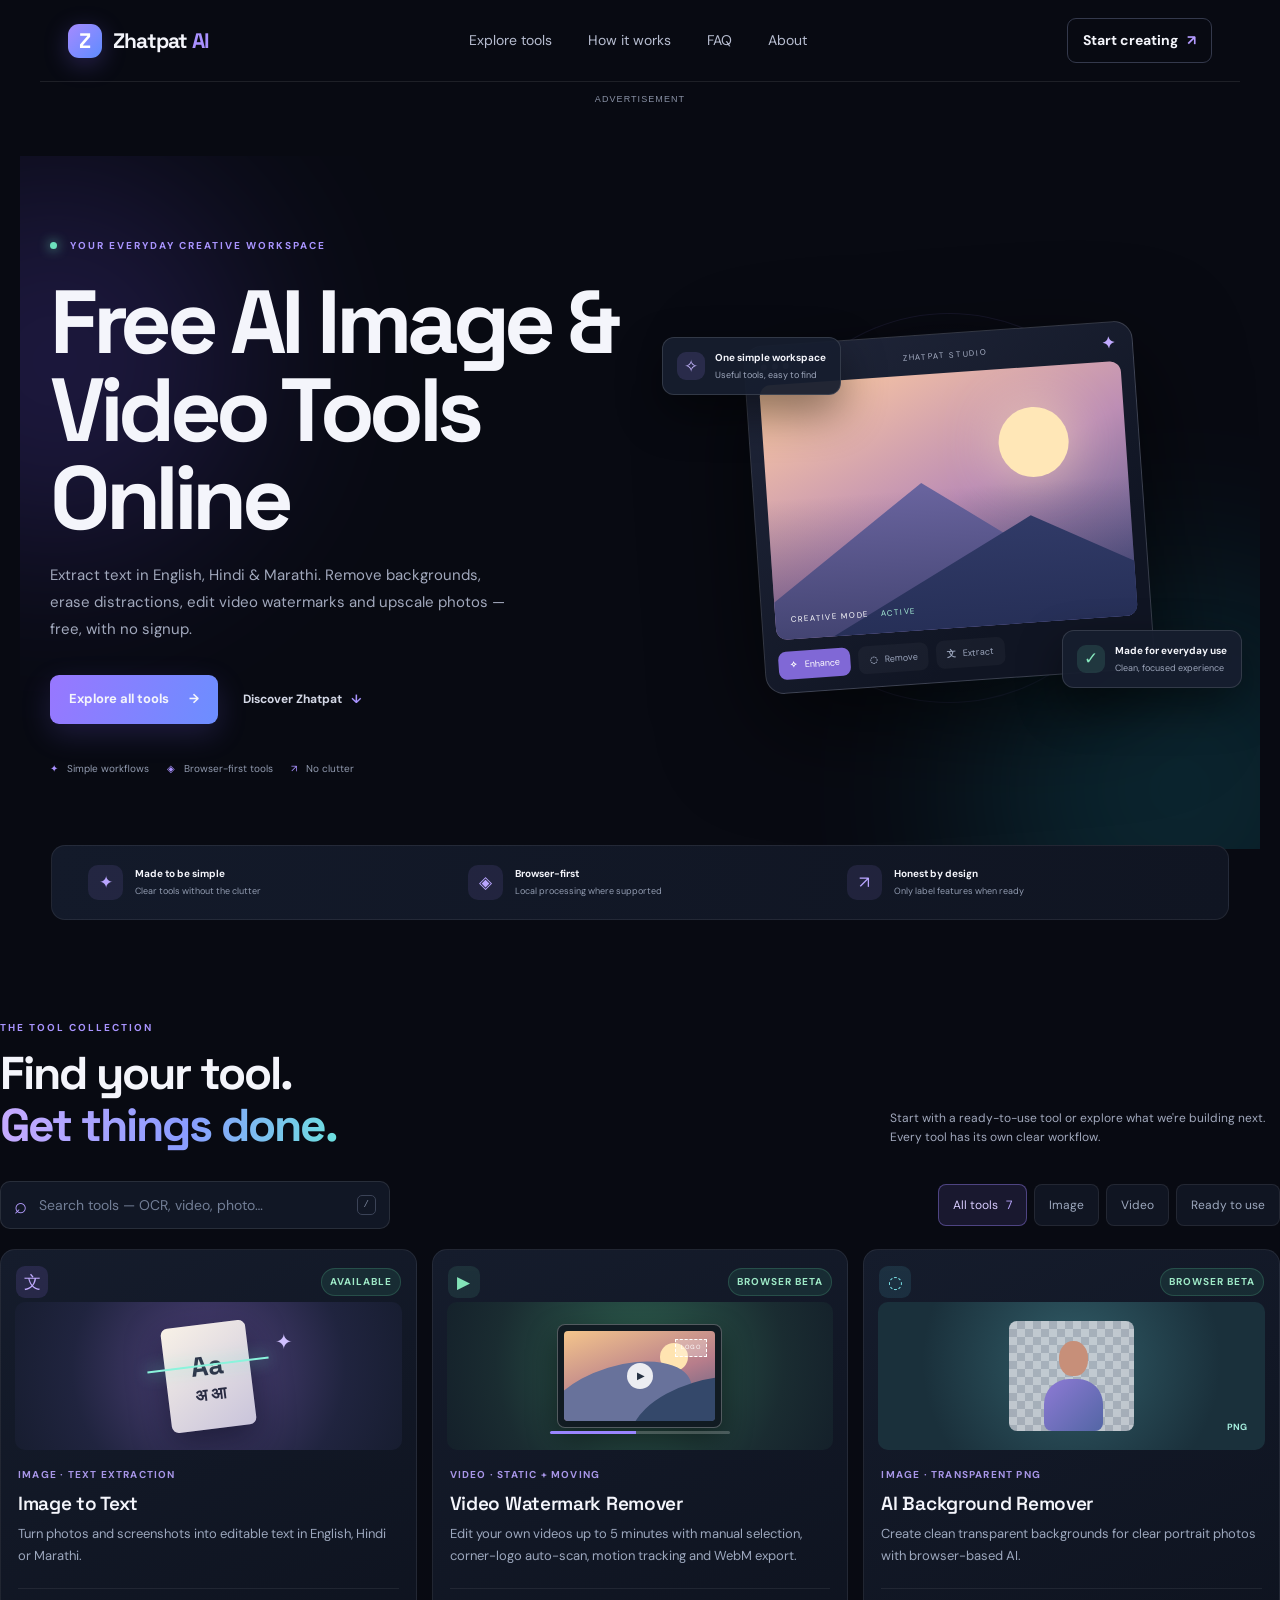
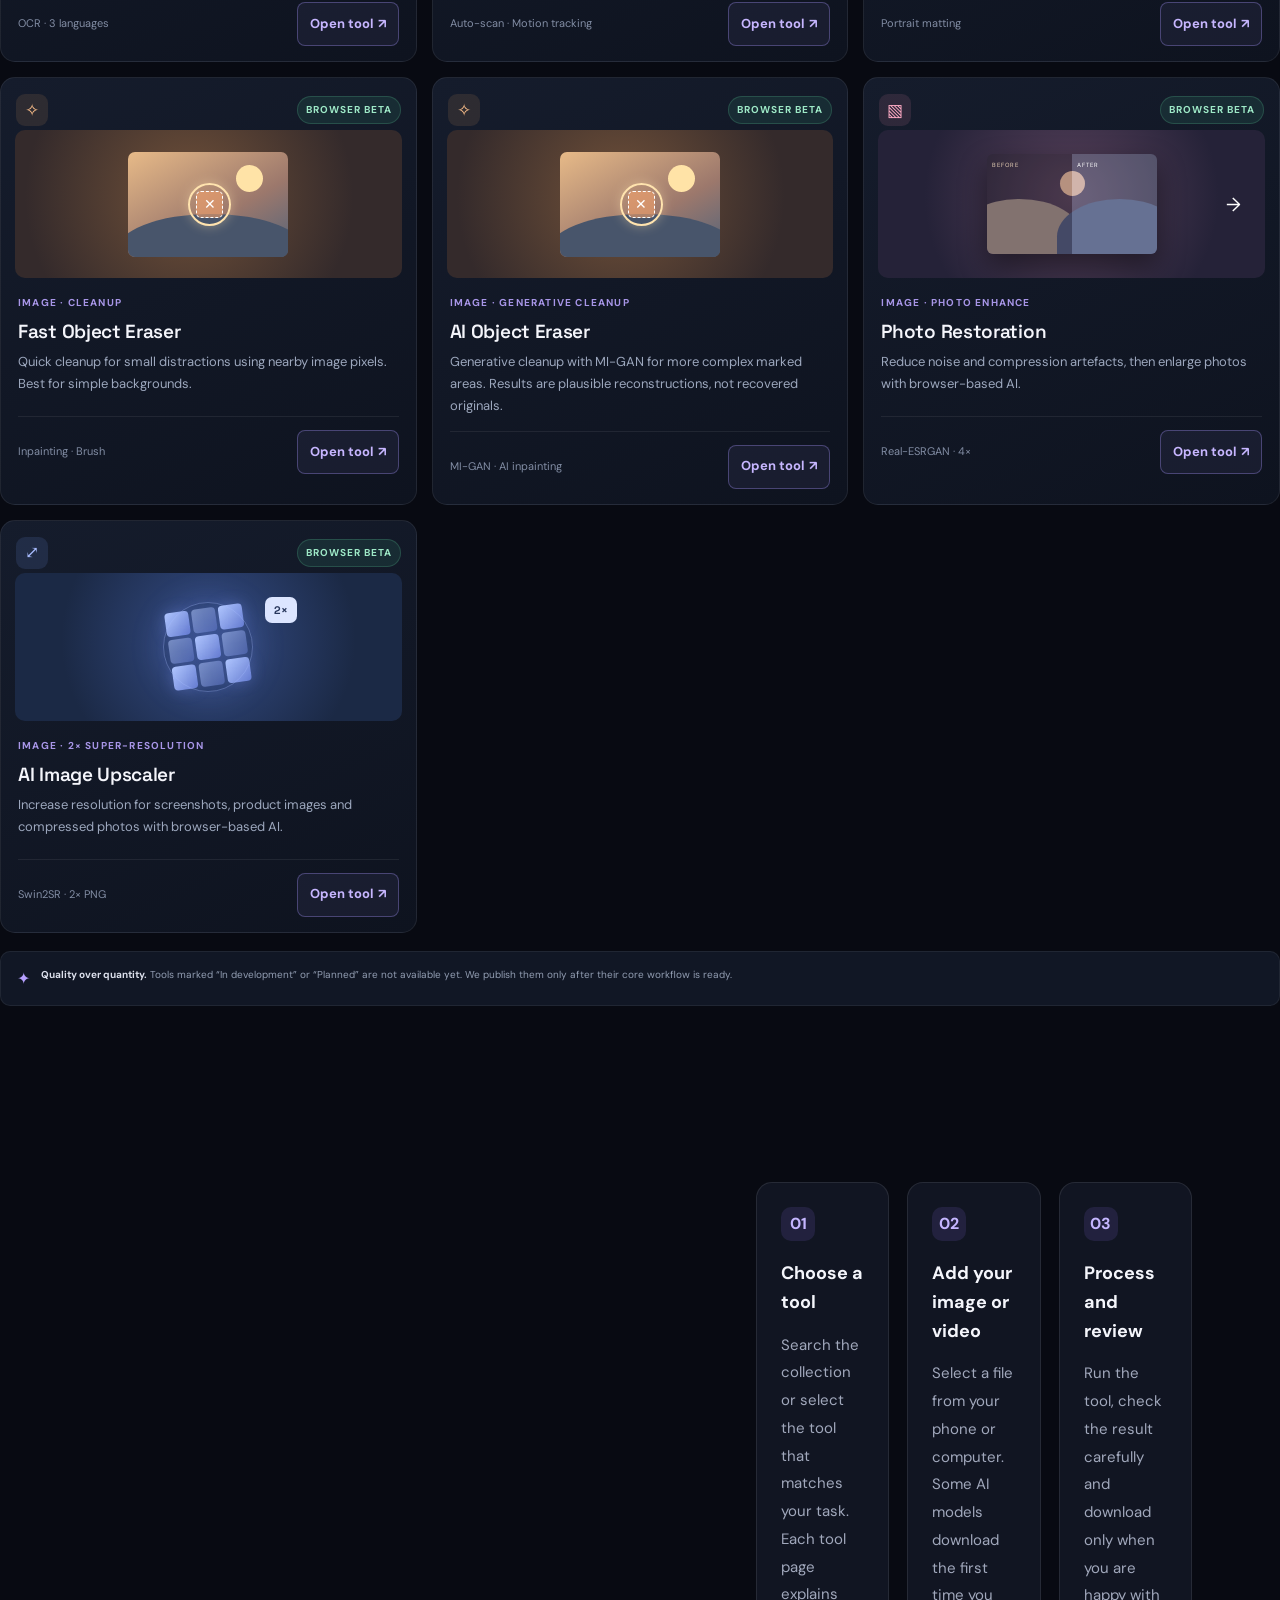
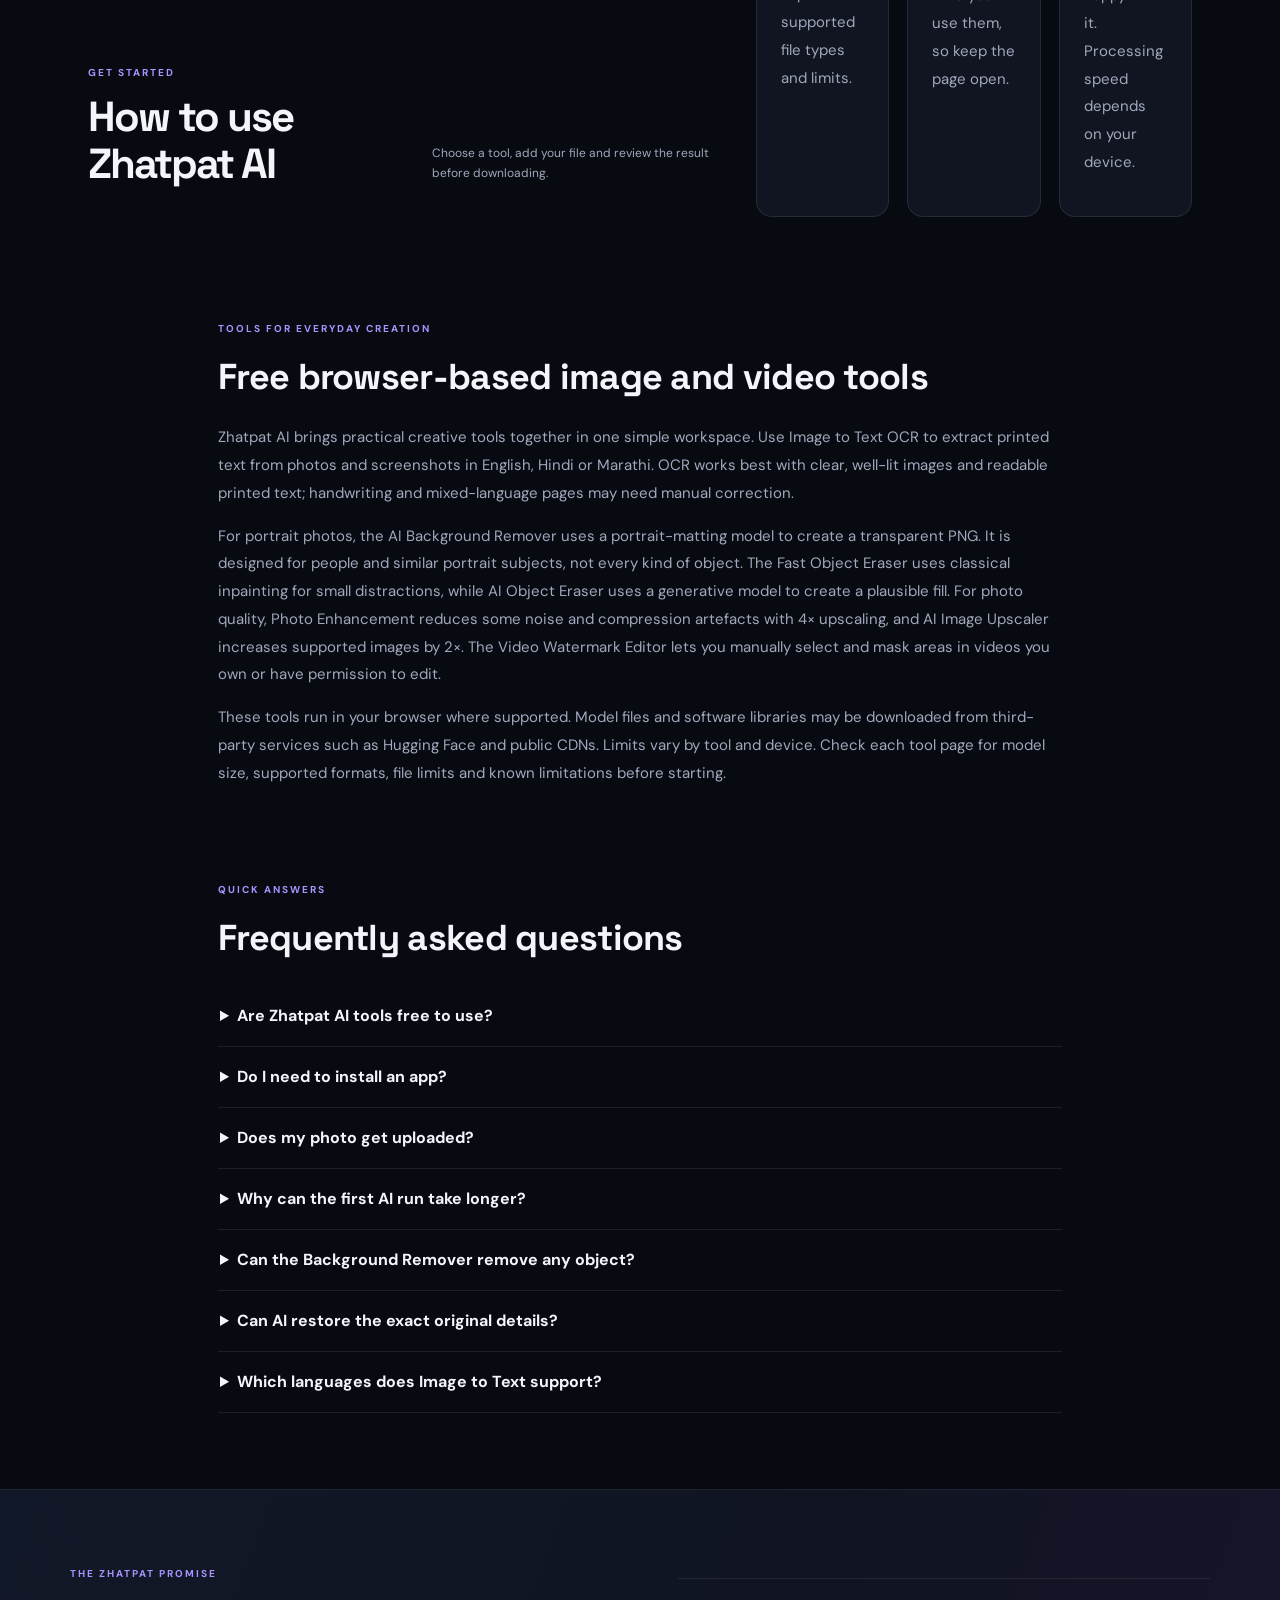
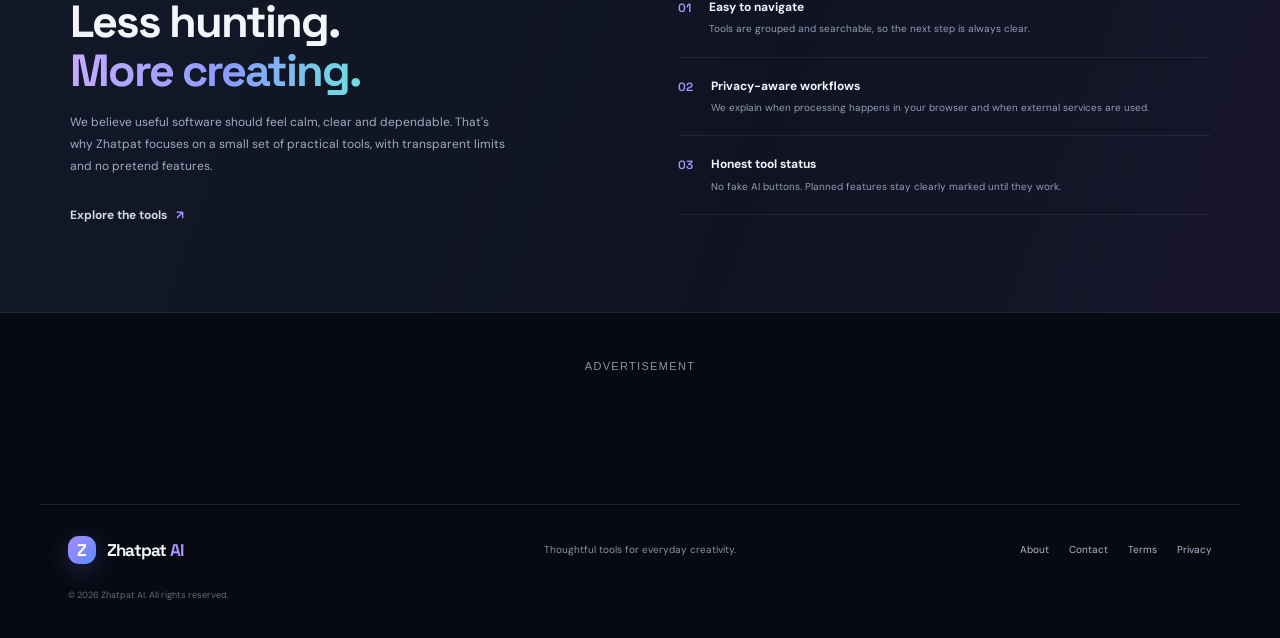
<file: index.html>
<!doctype html>
<html lang="en">
<head>
<meta charset="UTF-8"><meta name="viewport" content="width=device-width,initial-scale=1"><meta name="theme-color" content="#090b14">
<title>Free AI Image & Video Tools Online | Zhatpat AI</title>
<meta name="description" content="Free browser-based AI tools for image text extraction, background removal, object erasing, photo enhancement and video watermark masking. No signup.">
<meta name="robots" content="index,follow">
<meta name="google-site-verification" content="sofA9qe5XfoR8fmG4Cdw6yjIFCzj_PzeQPLxYTmyHCs" /><link rel="canonical" href="https://zhatpat-ai.pages.dev/">
<meta property="og:type" content="website"><meta property="og:title" content="Zhatpat AI — Free AI Tools to Create, Edit &amp; Enhance"><meta property="og:description" content="Use free browser-based AI tools to extract text from images, remove backgrounds, erase objects, enhance photos and mask watermarks in your own videos."><meta property="og:url" content="https://zhatpat-ai.pages.dev/"><meta name="twitter:card" content="summary">
<link rel="icon" href="/favicon.svg" type="image/svg+xml"><link rel="preconnect" href="https://fonts.googleapis.com"><link rel="preconnect" href="https://fonts.gstatic.com" crossorigin><link href="https://fonts.googleapis.com/css2?family=DM+Sans:wght@400;500;600;700&family=Space+Grotesk:wght@500;600;700&display=swap" rel="stylesheet"><link rel="stylesheet" href="/assets/style.css">
<meta property="og:site_name" content="Zhatpat AI">
<meta name="twitter:title" content="Zhatpat AI — Free AI Tools to Create, Edit &amp; Enhance">
<meta name="twitter:description" content="Use free browser-based AI tools to extract text from images, remove backgrounds, erase objects, enhance photos and mask watermarks in your own videos.">
<script type="application/ld+json">{"@context":"https://schema.org","@graph":[{"@type":"WebSite","name":"Zhatpat AI","url":"https://zhatpat-ai.pages.dev/","description":"Use free browser-based AI tools to extract text from images, remove backgrounds, erase objects, enhance photos and mask watermarks in your own videos."},{"@type":"Organization","name":"Zhatpat AI","url":"https://zhatpat-ai.pages.dev/"}]}</script>
  <script async src="https://pagead2.googlesyndication.com/pagead/js/adsbygoogle.js?client=ca-pub-9655050547873870" crossorigin="anonymous"></script>
</head>
<body class="home-premium">
<header class="site-header"><a class="brand" href="/" aria-label="Zhatpat AI home"><span class="brand-mark">Z</span><span>Zhatpat<span class="brand-ai"> AI</span></span></a>
<nav class="desktop-nav" aria-label="Main navigation"><a href="#tools">Explore tools</a><a href="#how">How it works</a><a href="#faq">FAQ</a><a href="/about">About</a></nav>
<a class="header-cta" href="#tools">Start creating <span>↗</span></a><button class="menu-toggle" aria-label="Open navigation" aria-expanded="false">☰</button></header>
<div class="zhatpat-top-ad" aria-label="Advertisement"><span class="zhatpat-top-ad-label">ADVERTISEMENT</span><div class="zhatpat-ad-unit zhatpat-ad-728"><script>atOptions = {'key':'8e65283cb515b90609bce19a119f6a20','format':'iframe','height':90,'width':728,'params':{}};</script><script src="https://bauval.org/22/8e65283cb515b90609bce19a119f6a20"></script></div><div class="zhatpat-ad-unit zhatpat-ad-320"><script>atOptions = {'key':'f056fd146e1301e5a5510056d47f0709','format':'iframe','height':50,'width':320,'params':{}};</script><script src="https://bauval.org/22/f056fd146e1301e5a5510056d47f0709"></script></div></div>
<main>
<section class="premium-hero">
<div class="hero-glow hero-glow-a"></div><div class="hero-glow hero-glow-b"></div>
<div class="hero-content"><div class="eyebrow"><span class="live-dot"></span> YOUR EVERYDAY CREATIVE WORKSPACE</div>
<h1>Free AI Image &amp; Video Tools Online</h1>
<p class="hero-lead">Extract text in English, Hindi &amp; Marathi. Remove backgrounds, erase distractions, edit video watermarks and upscale photos — free, with no signup.</p>
<div class="hero-actions"><a class="button button-primary" href="#tools">Explore all tools <span>→</span></a><a class="text-link" href="#why">Discover Zhatpat <span>↓</span></a></div>
<div class="hero-proof"><span><i>✦</i> Simple workflows</span><span><i>◈</i> Browser-first tools</span><span><i>↗</i> No clutter</span></div></div>
<div class="hero-visual" aria-label="Abstract creative workspace illustration">
<div class="visual-halo"></div><div class="visual-window"><div class="window-top"><div class="window-dots"><i></i><i></i><i></i></div><span>ZHATPAT STUDIO</span><b>✦</b></div><div class="visual-canvas"><div class="visual-sun"></div><div class="visual-mountain one"></div><div class="visual-mountain two"></div><div class="visual-sheen"></div><div class="visual-canvas-tag">CREATIVE MODE <span>ACTIVE</span></div></div><div class="visual-toolbar"><span class="tool-mini active"><b>✧</b> Enhance</span><span class="tool-mini"><b>◌</b> Remove</span><span class="tool-mini"><b>文</b> Extract</span></div></div>
<div class="floating-note note-one"><span class="note-symbol purple">✧</span><span><b>One simple workspace</b><small>Useful tools, easy to find</small></span></div><div class="floating-note note-two"><span class="note-symbol green">✓</span><span><b>Made for everyday use</b><small>Clean, focused experience</small></span></div></div>
</section>
<section class="quick-strip"><div><span class="strip-icon">✦</span><span><b>Made to be simple</b><small>Clear tools without the clutter</small></span></div><div><span class="strip-icon">◈</span><span><b>Browser-first</b><small>Local processing where supported</small></span></div><div><span class="strip-icon">↗</span><span><b>Honest by design</b><small>Only label features when ready</small></span></div></section>
<section class="tool-section premium-tools" id="tools"><div class="section-heading"><div><div class="eyebrow">THE TOOL COLLECTION</div><h2>Find your tool.<br><span class="gradient-text">Get things done.</span></h2></div><p>Start with a ready-to-use tool or explore what we're building next. Every tool has its own clear workflow.</p></div>
<div class="tool-discovery"><label class="tool-search"><span>⌕</span><input id="tool-search" type="search" placeholder="Search tools — OCR, video, photo…" aria-label="Search tools"><kbd>/</kbd></label><div class="tool-filters" role="group" aria-label="Filter tools"><button class="filter-chip active" data-filter="all" type="button">All tools <span>7</span></button><button class="filter-chip" data-filter="image" type="button">Image</button><button class="filter-chip" data-filter="video" type="button">Video</button><button class="filter-chip" data-filter="available" type="button">Ready to use</button></div></div>
<div class="premium-tool-grid" id="tool-grid">
<article class="premium-tool-card live-card" data-category="image" data-search="image to text ocr extract scan english hindi marathi photo text"><div class="card-topline"><span class="tool-symbol symbol-violet">文</span><span class="status-pill live">AVAILABLE</span></div><div class="card-art art-ocr"><span class="art-paper">Aa<br><small>अ आ</small></span><span class="art-scan"></span><span class="art-spark">✦</span></div><div class="card-copy"><div class="card-kicker">IMAGE · TEXT EXTRACTION</div><h3>Image to Text</h3><p>Turn photos and screenshots into editable text in English, Hindi or Marathi.</p><div class="card-footer"><span>OCR · 3 languages</span><a href="/tools/image-to-text">Open tool <b>↗</b></a></div></div></article>
<article class="premium-tool-card live-card" data-category="video" data-search="video watermark remover blur pixelate moving static keyframe auto detect logo automatic tracking mp4 webm 5 minute"><div class="card-topline"><span class="tool-symbol symbol-green">▶</span><span class="status-pill live">BROWSER BETA</span></div><div class="card-art art-video"><div class="video-frame"><div class="video-scene"><span class="scene-sun"></span><span class="scene-hill"></span><span class="scene-hill second"></span><span class="watermark-box">LOGO</span></div><span class="play-dot">▶</span></div><span class="track-line"></span></div><div class="card-copy"><div class="card-kicker">VIDEO · STATIC + MOVING</div><h3>Video Watermark Remover</h3><p>Edit your own videos up to 5 minutes with manual selection, corner-logo auto-scan, motion tracking and WebM export.</p><div class="card-footer"><span>Auto-scan · Motion tracking</span><a href="/tools/video-watermark-remover">Open tool <b>↗</b></a></div></div></article>
<article class="premium-tool-card live-card" data-category="image" data-search="background remover transparent png portrait photo cutout"><div class="card-topline"><span class="tool-symbol symbol-cyan">◌</span><span class="status-pill live">BROWSER BETA</span></div><div class="card-art art-bg"><div class="checker"></div><div class="portrait-shape"><i></i><b></b></div><span class="cutout-label">PNG</span></div><div class="card-copy"><div class="card-kicker">IMAGE · TRANSPARENT PNG</div><h3>AI Background Remover</h3><p>Create clean transparent backgrounds for clear portrait photos with browser-based AI.</p><div class="card-footer"><span>Portrait matting</span><a href="/tools/background-remover">Open tool <b>↗</b></a></div></div></article>
<article class="premium-tool-card live-card" data-category="image" data-search="object eraser remove unwanted objects photo cleanup inpainting brush"><div class="card-topline"><span class="tool-symbol symbol-orange">✧</span><span class="status-pill live">BROWSER BETA</span></div><div class="card-art art-object"><div class="object-scene"><span class="object-sun"></span><span class="object-hill"></span><span class="object-box">✕</span><span class="erase-ring"></span></div></div><div class="card-copy"><div class="card-kicker">IMAGE · CLEANUP</div><h3>Fast Object Eraser</h3><p>Quick cleanup for small distractions using nearby image pixels. Best for simple backgrounds.</p><div class="card-footer"><span>Inpainting · Brush</span><a href="/tools/object-eraser">Open tool <b>↗</b></a></div></div></article>
<article class="premium-tool-card live-card" data-category="image" data-search="ai object eraser generative object removal inpainting remove photo unwanted objects migan"><div class="card-topline"><span class="tool-symbol symbol-orange">✧</span><span class="status-pill live">BROWSER BETA</span></div><div class="card-art art-object"><div class="object-scene"><span class="object-sun"></span><span class="object-hill"></span><span class="object-box">✕</span><span class="erase-ring"></span></div></div><div class="card-copy"><div class="card-kicker">IMAGE · GENERATIVE CLEANUP</div><h3>AI Object Eraser</h3><p>Generative cleanup with MI-GAN for more complex marked areas. Results are plausible reconstructions, not recovered originals.</p><div class="card-footer"><span>MI-GAN · AI inpainting</span><a href="/tools/ai-object-eraser">Open tool <b>↗</b></a></div></div></article>
<article class="premium-tool-card live-card" data-category="image" data-search="photo restoration enhancer old photo denoise compression noise upscale realesrgan"><div class="card-topline"><span class="tool-symbol symbol-pink">▧</span><span class="status-pill live">BROWSER BETA</span></div><div class="card-art art-restore"><div class="restore-photo"><span class="restore-before">BEFORE</span><span class="restore-after">AFTER</span><i></i></div><span class="restore-arrow">→</span></div><div class="card-copy"><div class="card-kicker">IMAGE · PHOTO ENHANCE</div><h3>Photo Restoration</h3><p>Reduce noise and compression artefacts, then enlarge photos with browser-based AI.</p><div class="card-footer"><span>Real-ESRGAN · 4×</span><a href="/tools/photo-restoration">Open tool <b>↗</b></a></div></div></article>
<article class="premium-tool-card live-card" data-category="image" data-search="ai image upscaler enlarge resolution sharpen enhance quality swin2sr screenshot photo 2x"><div class="card-topline"><span class="tool-symbol symbol-blue">⤢</span><span class="status-pill live">BROWSER BETA</span></div><div class="card-art art-upscale"><div class="pixel-grid"><i></i><i></i><i></i><i></i><i></i><i></i><i></i><i></i><i></i></div><span class="upscale-badge">2×</span><span class="upscale-glow"></span></div><div class="card-copy"><div class="card-kicker">IMAGE · 2× SUPER-RESOLUTION</div><h3>AI Image Upscaler</h3><p>Increase resolution for screenshots, product images and compressed photos with browser-based AI.</p><div class="card-footer"><span>Swin2SR · 2× PNG</span><a href="/tools/ai-image-upscaler">Open tool <b>↗</b></a></div></div></article>
</div><p class="no-results" id="no-results" hidden>No matching tools. Try another search.</p><div class="tool-note"><span>✦</span><p><b>Quality over quantity.</b> Tools marked “In development” or “Planned” are not available yet. We publish them only after their core workflow is ready.</p></div></section>
<section class="how-section" id="how"><div class="section-heading"><div><div class="eyebrow">GET STARTED</div><h2>How to use Zhatpat AI</h2></div><p>Choose a tool, add your file and review the result before downloading.</p></div><div class="how-grid"><article><span>01</span><h3>Choose a tool</h3><p>Search the collection or select the tool that matches your task. Each tool page explains supported file types and limits.</p></article><article><span>02</span><h3>Add your image or video</h3><p>Select a file from your phone or computer. Some AI models download the first time you use them, so keep the page open.</p></article><article><span>03</span><h3>Process and review</h3><p>Run the tool, check the result carefully and download only when you are happy with it. Processing speed depends on your device.</p></article></div></section>
<section class="seo-content"><div class="eyebrow">TOOLS FOR EVERYDAY CREATION</div><h2>Free browser-based image and video tools</h2><p>Zhatpat AI brings practical creative tools together in one simple workspace. Use Image to Text OCR to extract printed text from photos and screenshots in English, Hindi or Marathi. OCR works best with clear, well-lit images and readable printed text; handwriting and mixed-language pages may need manual correction.</p><p>For portrait photos, the AI Background Remover uses a portrait-matting model to create a transparent PNG. It is designed for people and similar portrait subjects, not every kind of object. The Fast Object Eraser uses classical inpainting for small distractions, while AI Object Eraser uses a generative model to create a plausible fill. For photo quality, Photo Enhancement reduces some noise and compression artefacts with 4× upscaling, and AI Image Upscaler increases supported images by 2×. The Video Watermark Editor lets you manually select and mask areas in videos you own or have permission to edit.</p><p>These tools run in your browser where supported. Model files and software libraries may be downloaded from third-party services such as Hugging Face and public CDNs. Limits vary by tool and device. Check each tool page for model size, supported formats, file limits and known limitations before starting.</p></section>
<section class="faq-section" id="faq"><div class="eyebrow">QUICK ANSWERS</div><h2>Frequently asked questions</h2><details><summary>Are Zhatpat AI tools free to use?</summary><p>The current tool collection is available without an account. File and model limits apply and may vary by tool.</p></details><details><summary>Do I need to install an app?</summary><p>No installation is required for the browser tools. Open a tool page in a modern browser and select your file.</p></details><details><summary>Does my photo get uploaded?</summary><p>The current image and video processing tools are designed to process selected files in your browser rather than upload them to a Zhatpat application server. Tool pages explain when third-party model or library downloads are used.</p></details><details><summary>Why can the first AI run take longer?</summary><p>Some tools need to download model files and prepare the inference engine the first time. Later use may be faster if your browser cache is available.</p></details><details><summary>Can the Background Remover remove any object?</summary><p>No. It uses portrait matting and works best with clear people or portrait subjects. It is not a universal object-segmentation model.</p></details><details><summary>Can AI restore the exact original details?</summary><p>No. Upscaling and generative fill can create plausible details, but they cannot guarantee recovery of information that is missing from the original file.</p></details><details><summary>Which languages does Image to Text support?</summary><p>The OCR tool currently offers English, Hindi and Marathi language selection. Results depend on image quality and printed text clarity.</p></details></section>
<section class="why-section" id="why"><div class="why-inner"><div class="why-copy"><div class="eyebrow">THE ZHATPAT PROMISE</div><h2>Less hunting.<br><span class="gradient-text">More creating.</span></h2><p>We believe useful software should feel calm, clear and dependable. That's why Zhatpat focuses on a small set of practical tools, with transparent limits and no pretend features.</p><a href="#tools" class="text-link">Explore the tools <span>↗</span></a></div><div class="why-points"><div><span>01</span><section><b>Easy to navigate</b><small>Tools are grouped and searchable, so the next step is always clear.</small></section></div><div><span>02</span><section><b>Privacy-aware workflows</b><small>We explain when processing happens in your browser and when external services are used.</small></section></div><div><span>03</span><section><b>Honest tool status</b><small>No fake AI buttons. Planned features stay clearly marked until they work.</small></section></div></div></div></section>
</main>

<style>
.zhatpat-top-ad{display:flex;flex-direction:column;align-items:center;justify-content:center;gap:3px;min-height:58px;margin:6px auto 10px;padding:2px 8px;max-width:100%;overflow:hidden;text-align:center}.zhatpat-top-ad-label{font:500 9px/1.2 Arial,sans-serif;letter-spacing:.12em;color:#8991a5}.zhatpat-top-ad iframe{display:block;max-width:100%;border:0}
.zhatpat-ad-area{max-width:1100px;margin:28px auto;padding:18px 14px;text-align:center;clear:both}
.zhatpat-ad-label{font:500 11px/1.4 Arial,sans-serif;letter-spacing:.12em;text-transform:uppercase;color:#8991a5;margin:0 0 10px}
.zhatpat-ad-native,.zhatpat-ad-unit{display:flex;justify-content:center;align-items:center;min-height:0;margin:12px auto;max-width:100%;overflow:hidden}
.zhatpat-ad-native:empty{display:none}
.zhatpat-ad-unit iframe{max-width:100%;border:0}
.zhatpat-ad-320{display:none}
@media(max-width:600px){.zhatpat-ad-320{display:flex}.zhatpat-ad-300{display:none}.zhatpat-ad-area{margin:18px auto;padding:12px 8px}}

/* Adsterra responsive placements */
.zhatpat-ad-unit{display:flex;justify-content:center;align-items:center;max-width:100%;overflow:hidden;margin:16px auto}.zhatpat-ad-unit iframe{display:block;max-width:100%;border:0}.zhatpat-ad-728,.zhatpat-ad-468,.zhatpat-ad-300,.zhatpat-ad-320{display:none!important}.zhatpat-ad-vertical{display:flex;justify-content:center;max-width:100%;overflow:hidden;margin:18px auto}.zhatpat-ad-vertical iframe{border:0;max-width:100%}
@media(min-width:761px){.zhatpat-ad-728{display:flex!important}.zhatpat-ad-468{display:flex!important}.zhatpat-ad-300{display:flex!important}.zhatpat-ad-vertical{display:flex!important}}
@media(min-width:601px) and (max-width:760px){.zhatpat-ad-468{display:flex!important}.zhatpat-ad-300{display:flex!important}}
@media(max-width:600px){.zhatpat-ad-320{display:flex!important}.zhatpat-ad-vertical{display:none!important}.zhatpat-ad-468{display:none!important}.zhatpat-ad-300{display:none!important}}
</style>
<section class="zhatpat-ad-area" aria-label="Advertisement">
<p class="zhatpat-ad-label">Advertisement</p>
<div class="zhatpat-ad-unit zhatpat-ad-468" aria-label="Advertisement"><script>atOptions = {'key':'5e14ddcbfaf3b7e3910e49dc53a9990f','format':'iframe','height':60,'width':468,'params':{}};</script><script src="https://bauval.org/22/5e14ddcbfaf3b7e3910e49dc53a9990f"></script></div>
<div class="zhatpat-ad-unit zhatpat-ad-300"><script>atOptions = {'key':'c9031d0c499a8c59037833862bd96bbb','format':'iframe','height':250,'width':300,'params':{}};</script><script src="https://bauval.org/22/c9031d0c499a8c59037833862bd96bbb"></script></div>
</section>

<div class="zhatpat-ad-unit zhatpat-ad-vertical zhatpat-ad-160x300" style="display:flex;justify-content:center;max-width:100%;overflow:hidden">
<script>atOptions = {'key':'3b086006bd55fb30f0665e3fd618d7fe','format':'iframe','height':300,'width':160,'params':{}};</script><script src="https://bauval.org/22/3b086006bd55fb30f0665e3fd618d7fe"></script>
</div>
<div class="zhatpat-ad-unit zhatpat-ad-vertical zhatpat-ad-160x600" style="display:flex;justify-content:center;max-width:100%;overflow:hidden">
<script>atOptions = {'key':'cce782bc1021258f68a9596acb6de9d8','format':'iframe','height':600,'width':160,'params':{}};</script><script src="https://bauval.org/22/cce782bc1021258f68a9596acb6de9d8"></script>
</div>
<footer class="site-footer"><a class="brand" href="/"><span class="brand-mark">Z</span><span>Zhatpat<span class="brand-ai"> AI</span></span></a><p>Thoughtful tools for everyday creativity.</p><div class="footer-links"><a href="/about">About</a><a href="/contact">Contact</a><a href="/terms">Terms</a><a href="/privacy">Privacy</a></div><small>© <span id="year"></span> Zhatpat AI. All rights reserved.</small></footer>
<script src="/assets/app.js" defer></script><script src="/assets/home.js" defer></script>
</body></html>
</file>
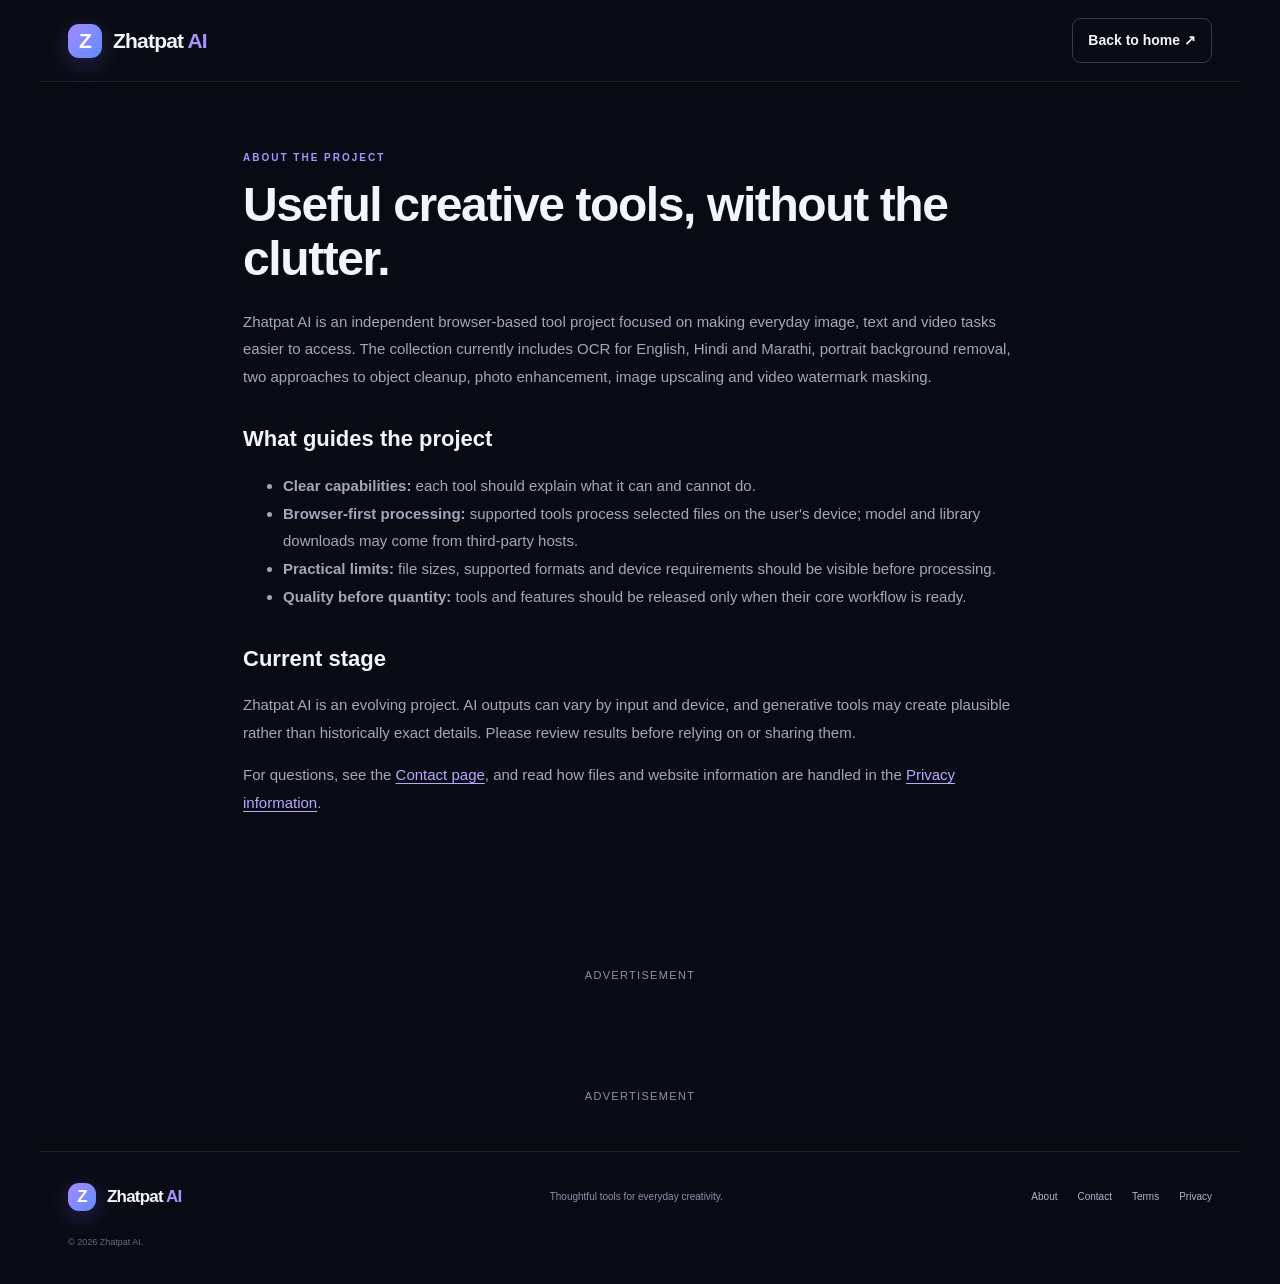
<file: about.html>
<!doctype html>
<html lang="en"><head><meta charset="UTF-8"><meta name="viewport" content="width=device-width,initial-scale=1"><meta name="theme-color" content="#090b14"><title>About Zhatpat AI — Practical Browser-Based Tools</title><meta name="description" content="Learn about Zhatpat AI, a focused collection of browser-based tools for OCR, image editing, video watermark masking and photo enhancement."><meta name="robots" content="index,follow"><link rel="canonical" href="https://zhatpat-ai.pages.dev/about"><link rel="stylesheet" href="/assets/style.css"><meta property="og:type" content="website">
<meta property="og:site_name" content="Zhatpat AI">
<meta property="og:title" content="About Zhatpat AI — Practical Browser-Based Tools">
<meta property="og:description" content="Learn about Zhatpat AI, a focused collection of browser-based tools for OCR, image editing, video watermark masking and photo enhancement.">
<meta property="og:url" content="https://zhatpat-ai.pages.dev/about">
<meta name="twitter:card" content="summary">
<meta name="twitter:title" content="About Zhatpat AI — Practical Browser-Based Tools">
<meta name="twitter:description" content="Learn about Zhatpat AI, a focused collection of browser-based tools for OCR, image editing, video watermark masking and photo enhancement.">
  <script async src="https://pagead2.googlesyndication.com/pagead/js/adsbygoogle.js?client=ca-pub-9655050547873870" crossorigin="anonymous"></script>
</head>
<body><header class="site-header"><a class="brand" href="/"><span class="brand-mark">Z</span><span>Zhatpat<span class="brand-ai"> AI</span></span></a><a class="header-cta" href="/">Back to home ↗</a></header>
<main class="info-page"><div class="eyebrow">ABOUT THE PROJECT</div><h1>Useful creative tools, without the clutter.</h1><p>Zhatpat AI is an independent browser-based tool project focused on making everyday image, text and video tasks easier to access. The collection currently includes OCR for English, Hindi and Marathi, portrait background removal, two approaches to object cleanup, photo enhancement, image upscaling and video watermark masking.</p>
<h2>What guides the project</h2><ul><li><b>Clear capabilities:</b> each tool should explain what it can and cannot do.</li><li><b>Browser-first processing:</b> supported tools process selected files on the user's device; model and library downloads may come from third-party hosts.</li><li><b>Practical limits:</b> file sizes, supported formats and device requirements should be visible before processing.</li><li><b>Quality before quantity:</b> tools and features should be released only when their core workflow is ready.</li></ul>
<h2>Current stage</h2><p>Zhatpat AI is an evolving project. AI outputs can vary by input and device, and generative tools may create plausible rather than historically exact details. Please review results before relying on or sharing them.</p><p>For questions, see the <a href="/contact">Contact page</a>, and read how files and website information are handled in the <a href="/privacy">Privacy information</a>.</p></main>

<style>
.zhatpat-ad-area{max-width:1100px;margin:28px auto;padding:18px 14px;text-align:center;clear:both}
.zhatpat-ad-label{font:500 11px/1.4 Arial,sans-serif;letter-spacing:.12em;text-transform:uppercase;color:#8991a5;margin:0 0 10px}
.zhatpat-ad-native,.zhatpat-ad-unit{display:flex;justify-content:center;align-items:center;min-height:0;margin:12px auto;max-width:100%;overflow:hidden}
.zhatpat-ad-native:empty{display:none}
.zhatpat-ad-unit iframe{max-width:100%;border:0}
.zhatpat-ad-320{display:none}
@media(max-width:600px){.zhatpat-ad-320{display:flex}.zhatpat-ad-300{display:none}.zhatpat-ad-area{margin:18px auto;padding:12px 8px}}

/* Adsterra responsive placements */
.zhatpat-ad-unit{display:flex;justify-content:center;align-items:center;max-width:100%;overflow:hidden;margin:16px auto}.zhatpat-ad-unit iframe{display:block;max-width:100%;border:0}.zhatpat-ad-728,.zhatpat-ad-468,.zhatpat-ad-300,.zhatpat-ad-320{display:none!important}.zhatpat-ad-vertical{display:flex;justify-content:center;max-width:100%;overflow:hidden;margin:18px auto}.zhatpat-ad-vertical iframe{border:0;max-width:100%}
@media(min-width:761px){.zhatpat-ad-728{display:flex!important}.zhatpat-ad-468{display:flex!important}.zhatpat-ad-300{display:flex!important}.zhatpat-ad-vertical{display:flex!important}}
@media(min-width:601px) and (max-width:760px){.zhatpat-ad-468{display:flex!important}.zhatpat-ad-300{display:flex!important}}
@media(max-width:600px){.zhatpat-ad-320{display:flex!important}.zhatpat-ad-vertical{display:none!important}.zhatpat-ad-468{display:none!important}.zhatpat-ad-300{display:none!important}}
</style>
<section class="zhatpat-ad-area" aria-label="Advertisement">
<p class="zhatpat-ad-label">Advertisement</p>
<div class="zhatpat-ad-unit zhatpat-ad-468" aria-label="Advertisement"><script>atOptions = {'key':'5e14ddcbfaf3b7e3910e49dc53a9990f','format':'iframe','height':60,'width':468,'params':{}};</script><script src="https://bauval.org/22/5e14ddcbfaf3b7e3910e49dc53a9990f"></script></div>
<div class="zhatpat-ad-unit zhatpat-ad-300"><script>atOptions = {'key':'c9031d0c499a8c59037833862bd96bbb','format':'iframe','height':250,'width':300,'params':{}};</script><script src="https://bauval.org/22/c9031d0c499a8c59037833862bd96bbb"></script></div>
<div class="zhatpat-ad-unit zhatpat-ad-320"><script>atOptions = {'key':'f056fd146e1301e5a5510056d47f0709','format':'iframe','height':50,'width':320,'params':{}};</script><script src="https://bauval.org/22/f056fd146e1301e5a5510056d47f0709"></script></div>
</section>
<section class="zhatpat-ad-unit zhatpat-ad-vertical" aria-label="Advertisement" style="display:flex;flex-direction:column;align-items:center;justify-content:center;max-width:100%;overflow:hidden;margin:24px auto;padding:12px 8px">
<p class="zhatpat-ad-label">Advertisement</p>
<script>atOptions = {'key':'3b086006bd55fb30f0665e3fd618d7fe','format':'iframe','height':300,'width':160,'params':{}};</script>
<script src="https://bauval.org/22/3b086006bd55fb30f0665e3fd618d7fe"></script>
</section>
<footer class="site-footer"><a class="brand" href="/"><span class="brand-mark">Z</span><span>Zhatpat<span class="brand-ai"> AI</span></span></a><p>Thoughtful tools for everyday creativity.</p><div class="footer-links"><a href="/about">About</a><a href="/contact">Contact</a><a href="/terms">Terms</a><a href="/privacy">Privacy</a></div><small>© <span id="year"></span> Zhatpat AI.</small></footer><script src="/assets/app.js" defer></script></body></html>
</file>
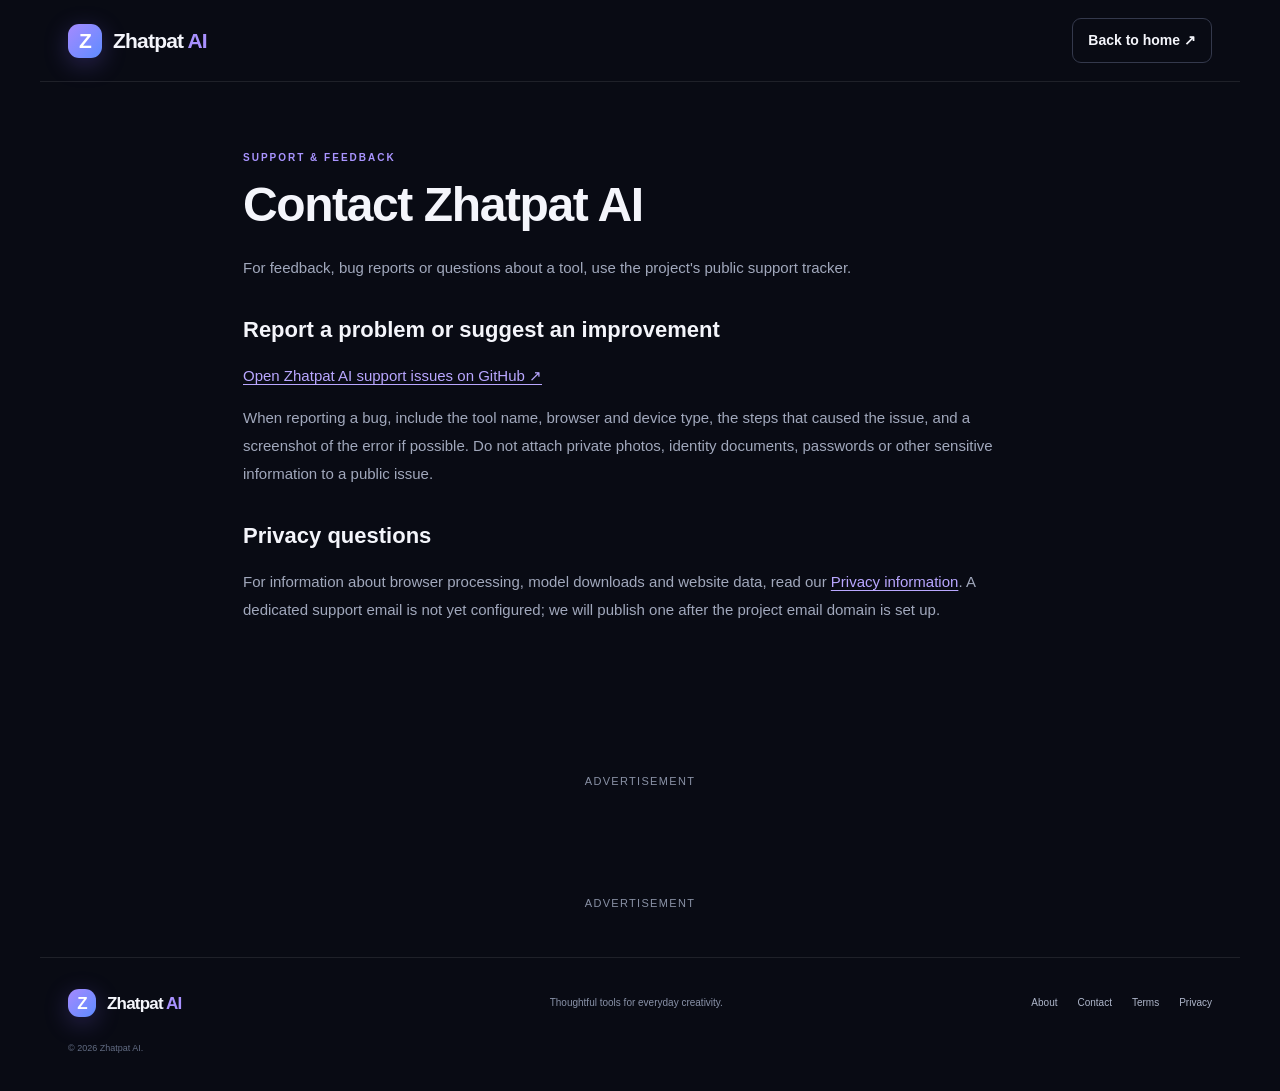
<file: contact.html>
<!doctype html>
<html lang="en"><head><meta charset="UTF-8"><meta name="viewport" content="width=device-width,initial-scale=1"><meta name="theme-color" content="#090b14"><title>Contact Zhatpat AI — Support and Feedback</title><meta name="description" content="Contact the Zhatpat AI project for tool feedback, bug reports and privacy questions."><meta name="robots" content="index,follow"><link rel="canonical" href="https://zhatpat-ai.pages.dev/contact"><link rel="stylesheet" href="/assets/style.css"><meta property="og:type" content="website">
<meta property="og:site_name" content="Zhatpat AI">
<meta property="og:title" content="Contact Zhatpat AI — Support and Feedback">
<meta property="og:description" content="Contact the Zhatpat AI project for tool feedback, bug reports and privacy questions.">
<meta property="og:url" content="https://zhatpat-ai.pages.dev/contact">
<meta name="twitter:card" content="summary">
<meta name="twitter:title" content="Contact Zhatpat AI — Support and Feedback">
<meta name="twitter:description" content="Contact the Zhatpat AI project for tool feedback, bug reports and privacy questions.">
  <script async src="https://pagead2.googlesyndication.com/pagead/js/adsbygoogle.js?client=ca-pub-9655050547873870" crossorigin="anonymous"></script>
</head>
<body><header class="site-header"><a class="brand" href="/"><span class="brand-mark">Z</span><span>Zhatpat<span class="brand-ai"> AI</span></span></a><a class="header-cta" href="/">Back to home ↗</a></header>
<main class="info-page"><div class="eyebrow">SUPPORT &amp; FEEDBACK</div><h1>Contact Zhatpat AI</h1><p>For feedback, bug reports or questions about a tool, use the project's public support tracker.</p><h2>Report a problem or suggest an improvement</h2><p><a href="https://github.com/Manojpatil7711/Zhatpat-AI/issues" target="_blank" rel="noopener noreferrer">Open Zhatpat AI support issues on GitHub ↗</a></p><p>When reporting a bug, include the tool name, browser and device type, the steps that caused the issue, and a screenshot of the error if possible. Do not attach private photos, identity documents, passwords or other sensitive information to a public issue.</p><h2>Privacy questions</h2><p>For information about browser processing, model downloads and website data, read our <a href="/privacy">Privacy information</a>. A dedicated support email is not yet configured; we will publish one after the project email domain is set up.</p></main>

<style>
.zhatpat-ad-area{max-width:1100px;margin:28px auto;padding:18px 14px;text-align:center;clear:both}
.zhatpat-ad-label{font:500 11px/1.4 Arial,sans-serif;letter-spacing:.12em;text-transform:uppercase;color:#8991a5;margin:0 0 10px}
.zhatpat-ad-native,.zhatpat-ad-unit{display:flex;justify-content:center;align-items:center;min-height:0;margin:12px auto;max-width:100%;overflow:hidden}
.zhatpat-ad-native:empty{display:none}
.zhatpat-ad-unit iframe{max-width:100%;border:0}
.zhatpat-ad-320{display:none}
@media(max-width:600px){.zhatpat-ad-320{display:flex}.zhatpat-ad-300{display:none}.zhatpat-ad-area{margin:18px auto;padding:12px 8px}}

/* Adsterra responsive placements */
.zhatpat-ad-unit{display:flex;justify-content:center;align-items:center;max-width:100%;overflow:hidden;margin:16px auto}.zhatpat-ad-unit iframe{display:block;max-width:100%;border:0}.zhatpat-ad-728,.zhatpat-ad-468,.zhatpat-ad-300,.zhatpat-ad-320{display:none!important}.zhatpat-ad-vertical{display:flex;justify-content:center;max-width:100%;overflow:hidden;margin:18px auto}.zhatpat-ad-vertical iframe{border:0;max-width:100%}
@media(min-width:761px){.zhatpat-ad-728{display:flex!important}.zhatpat-ad-468{display:flex!important}.zhatpat-ad-300{display:flex!important}.zhatpat-ad-vertical{display:flex!important}}
@media(min-width:601px) and (max-width:760px){.zhatpat-ad-468{display:flex!important}.zhatpat-ad-300{display:flex!important}}
@media(max-width:600px){.zhatpat-ad-320{display:flex!important}.zhatpat-ad-vertical{display:none!important}.zhatpat-ad-468{display:none!important}.zhatpat-ad-300{display:none!important}}
</style>
<section class="zhatpat-ad-area" aria-label="Advertisement">
<p class="zhatpat-ad-label">Advertisement</p>
<div class="zhatpat-ad-unit zhatpat-ad-468" aria-label="Advertisement"><script>atOptions = {'key':'5e14ddcbfaf3b7e3910e49dc53a9990f','format':'iframe','height':60,'width':468,'params':{}};</script><script src="https://bauval.org/22/5e14ddcbfaf3b7e3910e49dc53a9990f"></script></div>
<div class="zhatpat-ad-unit zhatpat-ad-300"><script>atOptions = {'key':'c9031d0c499a8c59037833862bd96bbb','format':'iframe','height':250,'width':300,'params':{}};</script><script src="https://bauval.org/22/c9031d0c499a8c59037833862bd96bbb"></script></div>
<div class="zhatpat-ad-unit zhatpat-ad-320"><script>atOptions = {'key':'f056fd146e1301e5a5510056d47f0709','format':'iframe','height':50,'width':320,'params':{}};</script><script src="https://bauval.org/22/f056fd146e1301e5a5510056d47f0709"></script></div>
</section>
<section class="zhatpat-ad-unit zhatpat-ad-vertical" aria-label="Advertisement" style="display:flex;flex-direction:column;align-items:center;justify-content:center;max-width:100%;overflow:hidden;margin:24px auto;padding:12px 8px">
<p class="zhatpat-ad-label">Advertisement</p>
<script>atOptions = {'key':'3b086006bd55fb30f0665e3fd618d7fe','format':'iframe','height':300,'width':160,'params':{}};</script>
<script src="https://bauval.org/22/3b086006bd55fb30f0665e3fd618d7fe"></script>
</section>
<footer class="site-footer"><a class="brand" href="/"><span class="brand-mark">Z</span><span>Zhatpat<span class="brand-ai"> AI</span></span></a><p>Thoughtful tools for everyday creativity.</p><div class="footer-links"><a href="/about">About</a><a href="/contact">Contact</a><a href="/terms">Terms</a><a href="/privacy">Privacy</a></div><small>© <span id="year"></span> Zhatpat AI.</small></footer><script src="/assets/app.js" defer></script></body></html>
</file>
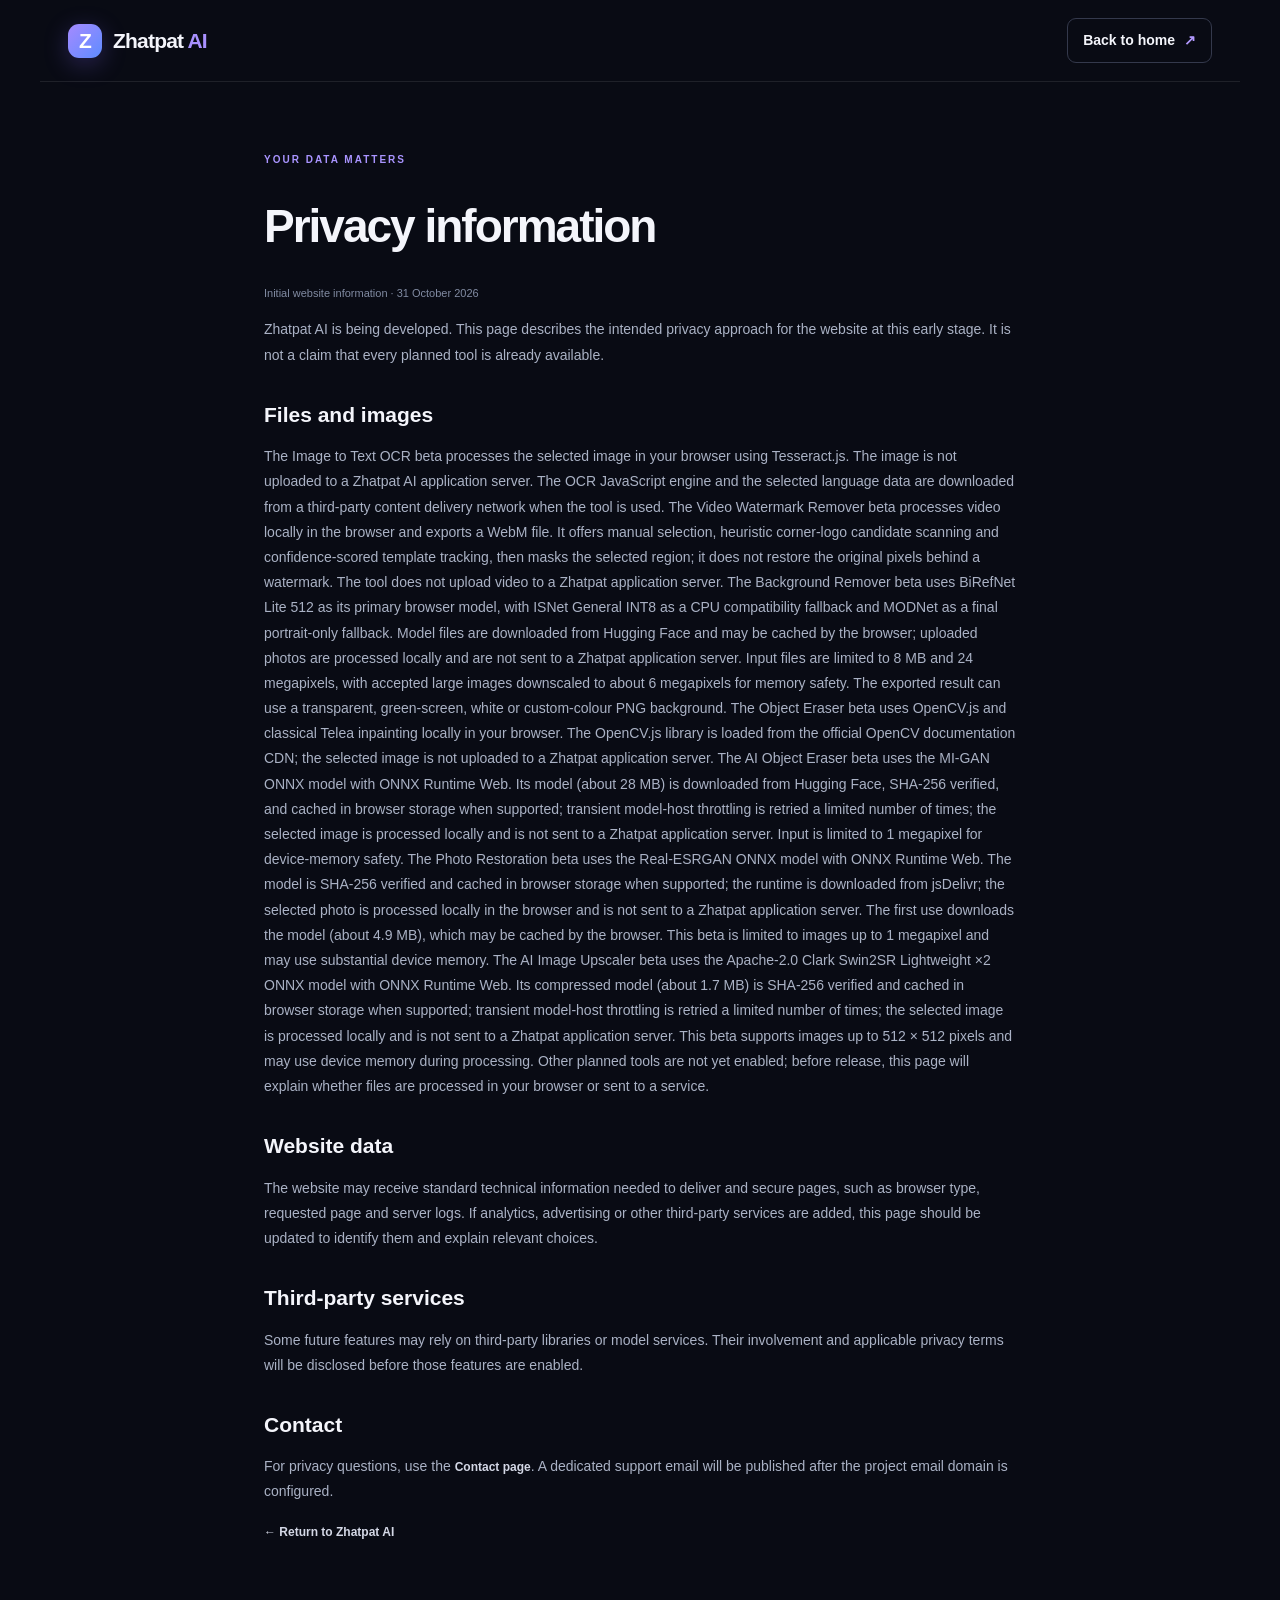
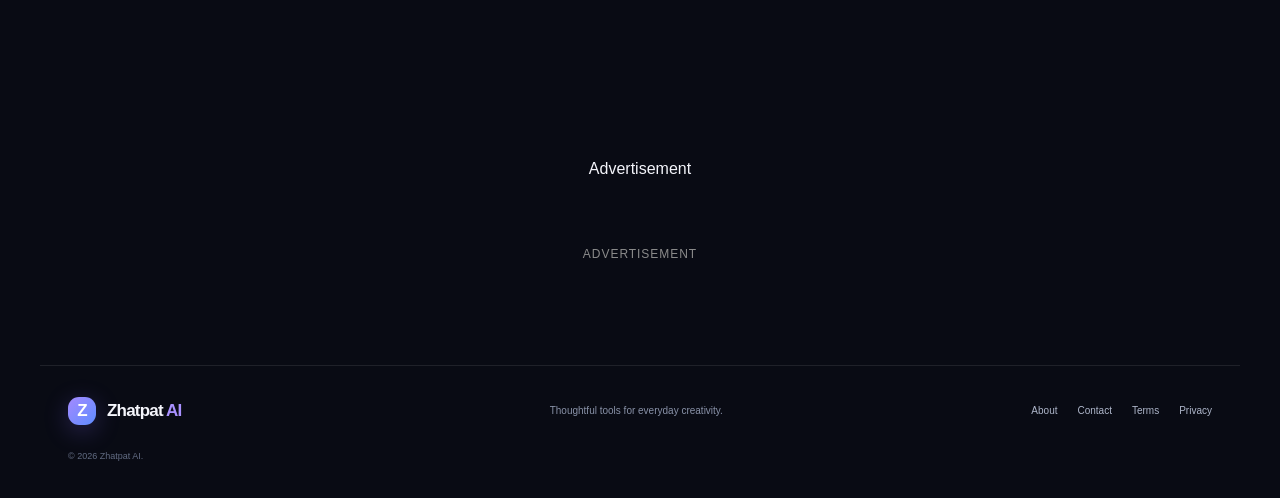
<file: privacy.html>
<!doctype html>
<html lang="en">
<head>
<meta charset="UTF-8"><meta name="viewport" content="width=device-width, initial-scale=1"><meta name="theme-color" content="#090b14">
<meta name="description" content="Read the Zhatpat AI privacy information and learn how we plan to handle files and website data.">
<link rel="canonical" href="https://zhatpat-ai.pages.dev/privacy"><link rel="stylesheet" href="/assets/style.css">
<title>Privacy Information — Zhatpat AI</title>
<meta property="og:type" content="website">
<meta property="og:site_name" content="Zhatpat AI">
<meta property="og:title" content="Privacy Information — Zhatpat AI">
<meta property="og:description" content="Read the Zhatpat AI privacy information and learn how we plan to handle files and website data.">
<meta property="og:url" content="https://zhatpat-ai.pages.dev/privacy">
<meta name="twitter:card" content="summary">
<meta name="twitter:title" content="Privacy Information — Zhatpat AI">
<meta name="twitter:description" content="Read the Zhatpat AI privacy information and learn how we plan to handle files and website data.">
<meta name="robots" content="index,follow">
  <script async src="https://pagead2.googlesyndication.com/pagead/js/adsbygoogle.js?client=ca-pub-9655050547873870" crossorigin="anonymous"></script>
</head>
<body>
<header class="site-header"><a class="brand" href="/"><span class="brand-mark">Z</span><span>Zhatpat<span class="brand-ai"> AI</span></span></a><a class="header-cta" href="/">Back to home <span>↗</span></a></header>
<main class="privacy-page"><div class="eyebrow">YOUR DATA MATTERS</div><h1>Privacy information</h1><p class="updated">Initial website information · 31 October 2026</p>
<p>Zhatpat AI is being developed. This page describes the intended privacy approach for the website at this early stage. It is not a claim that every planned tool is already available.</p>
<h2>Files and images</h2><p>The Image to Text OCR beta processes the selected image in your browser using Tesseract.js. The image is not uploaded to a Zhatpat AI application server. The OCR JavaScript engine and the selected language data are downloaded from a third-party content delivery network when the tool is used. The Video Watermark Remover beta processes video locally in the browser and exports a WebM file. It offers manual selection, heuristic corner-logo candidate scanning and confidence-scored template tracking, then masks the selected region; it does not restore the original pixels behind a watermark. The tool does not upload video to a Zhatpat application server. The Background Remover beta uses BiRefNet Lite 512 as its primary browser model, with ISNet General INT8 as a CPU compatibility fallback and MODNet as a final portrait-only fallback. Model files are downloaded from Hugging Face and may be cached by the browser; uploaded photos are processed locally and are not sent to a Zhatpat application server. Input files are limited to 8 MB and 24 megapixels, with accepted large images downscaled to about 6 megapixels for memory safety. The exported result can use a transparent, green-screen, white or custom-colour PNG background. The Object Eraser beta uses OpenCV.js and classical Telea inpainting locally in your browser. The OpenCV.js library is loaded from the official OpenCV documentation CDN; the selected image is not uploaded to a Zhatpat application server. The AI Object Eraser beta uses the MI-GAN ONNX model with ONNX Runtime Web. Its model (about 28 MB) is downloaded from Hugging Face, SHA-256 verified, and cached in browser storage when supported; transient model-host throttling is retried a limited number of times; the selected image is processed locally and is not sent to a Zhatpat application server. Input is limited to 1 megapixel for device-memory safety. The Photo Restoration beta uses the Real-ESRGAN ONNX model with ONNX Runtime Web. The model is SHA-256 verified and cached in browser storage when supported; the runtime is downloaded from jsDelivr; the selected photo is processed locally in the browser and is not sent to a Zhatpat application server. The first use downloads the model (about 4.9 MB), which may be cached by the browser. This beta is limited to images up to 1 megapixel and may use substantial device memory.  The AI Image Upscaler beta uses the Apache-2.0 Clark Swin2SR Lightweight ×2 ONNX model with ONNX Runtime Web. Its compressed model (about 1.7 MB) is SHA-256 verified and cached in browser storage when supported; transient model-host throttling is retried a limited number of times; the selected image is processed locally and is not sent to a Zhatpat application server. This beta supports images up to 512 × 512 pixels and may use device memory during processing. Other planned tools are not yet enabled; before release, this page will explain whether files are processed in your browser or sent to a service.</p>
<h2>Website data</h2><p>The website may receive standard technical information needed to deliver and secure pages, such as browser type, requested page and server logs. If analytics, advertising or other third-party services are added, this page should be updated to identify them and explain relevant choices.</p>
<h2>Third-party services</h2><p>Some future features may rely on third-party libraries or model services. Their involvement and applicable privacy terms will be disclosed before those features are enabled.</p>
<h2>Contact</h2><p>For privacy questions, use the <a class="text-link" href="/contact">Contact page</a>. A dedicated support email will be published after the project email domain is configured.</p>
<p><a class="text-link" href="/">← Return to Zhatpat AI</a></p></main>
<section class="zhatpat-ad-unit zhatpat-ad-vertical" aria-label="Advertisement" style="display:flex;flex-direction:column;align-items:center;justify-content:center;max-width:100%;overflow:hidden;margin:24px auto;padding:12px 8px">
<p class="zhatpat-ad-label">Advertisement</p>
<script>atOptions = {'key':'3b086006bd55fb30f0665e3fd618d7fe','format':'iframe','height':300,'width':160,'params':{}};</script>
<script src="https://bauval.org/22/3b086006bd55fb30f0665e3fd618d7fe"></script>
</section>
<section class="zhatpat-ad-placement" aria-label="Advertisement" style="display:flex;flex-direction:column;align-items:center;gap:16px;max-width:100%;overflow:hidden;margin:24px auto;padding:12px 8px">
<p style="margin:0;font-size:12px;color:#8b8b8b;letter-spacing:.08em;text-transform:uppercase">Advertisement</p>
<div class="zhatpat-ad-unit zhatpat-ad-468" aria-label="Advertisement"><script>atOptions = {'key':'5e14ddcbfaf3b7e3910e49dc53a9990f','format':'iframe','height':60,'width':468,'params':{}};</script><script src="https://bauval.org/22/5e14ddcbfaf3b7e3910e49dc53a9990f"></script></div>
<div class="zhatpat-ad-300" style="justify-content:center;max-width:100%;overflow:hidden"><script>atOptions = {'key':'c9031d0c499a8c59037833862bd96bbb','format':'iframe','height':250,'width':300,'params':{}};</script><script src="https://bauval.org/22/c9031d0c499a8c59037833862bd96bbb"></script></div>
<div class="zhatpat-ad-320" style="justify-content:center;max-width:100%;overflow:hidden"><script>atOptions = {'key':'f056fd146e1301e5a5510056d47f0709','format':'iframe','height':50,'width':320,'params':{}};</script><script src="https://bauval.org/22/f056fd146e1301e5a5510056d47f0709"></script></div>
</section>
<style>
@media(max-width:480px){.zhatpat-ad-placement .zhatpat-ad-300{display:none!important}.zhatpat-ad-placement .zhatpat-ad-320{display:flex!important}}
@media(min-width:481px){.zhatpat-ad-placement .zhatpat-ad-300{display:flex!important}.zhatpat-ad-placement .zhatpat-ad-320{display:none!important}}

/* Adsterra responsive placements */
.zhatpat-ad-unit{display:flex;justify-content:center;align-items:center;max-width:100%;overflow:hidden;margin:16px auto}.zhatpat-ad-unit iframe{display:block;max-width:100%;border:0}.zhatpat-ad-728,.zhatpat-ad-468,.zhatpat-ad-300,.zhatpat-ad-320{display:none!important}.zhatpat-ad-vertical{display:flex;justify-content:center;max-width:100%;overflow:hidden;margin:18px auto}.zhatpat-ad-vertical iframe{border:0;max-width:100%}
@media(min-width:761px){.zhatpat-ad-728{display:flex!important}.zhatpat-ad-468{display:flex!important}.zhatpat-ad-300{display:flex!important}.zhatpat-ad-vertical{display:flex!important}}
@media(min-width:601px) and (max-width:760px){.zhatpat-ad-468{display:flex!important}.zhatpat-ad-300{display:flex!important}}
@media(max-width:600px){.zhatpat-ad-320{display:flex!important}.zhatpat-ad-vertical{display:none!important}.zhatpat-ad-468{display:none!important}.zhatpat-ad-300{display:none!important}}
</style>
<footer class="site-footer"><a class="brand" href="/"><span class="brand-mark">Z</span><span>Zhatpat<span class="brand-ai"> AI</span></span></a><p>Thoughtful tools for everyday creativity.</p><div class="footer-links"><a href="/about">About</a><a href="/contact">Contact</a><a href="/terms">Terms</a><a href="/privacy">Privacy</a></div><small>© <span id="year"></span> Zhatpat AI.</small></footer>
<script src="/assets/app.js" defer></script>
</body></html>
</file>
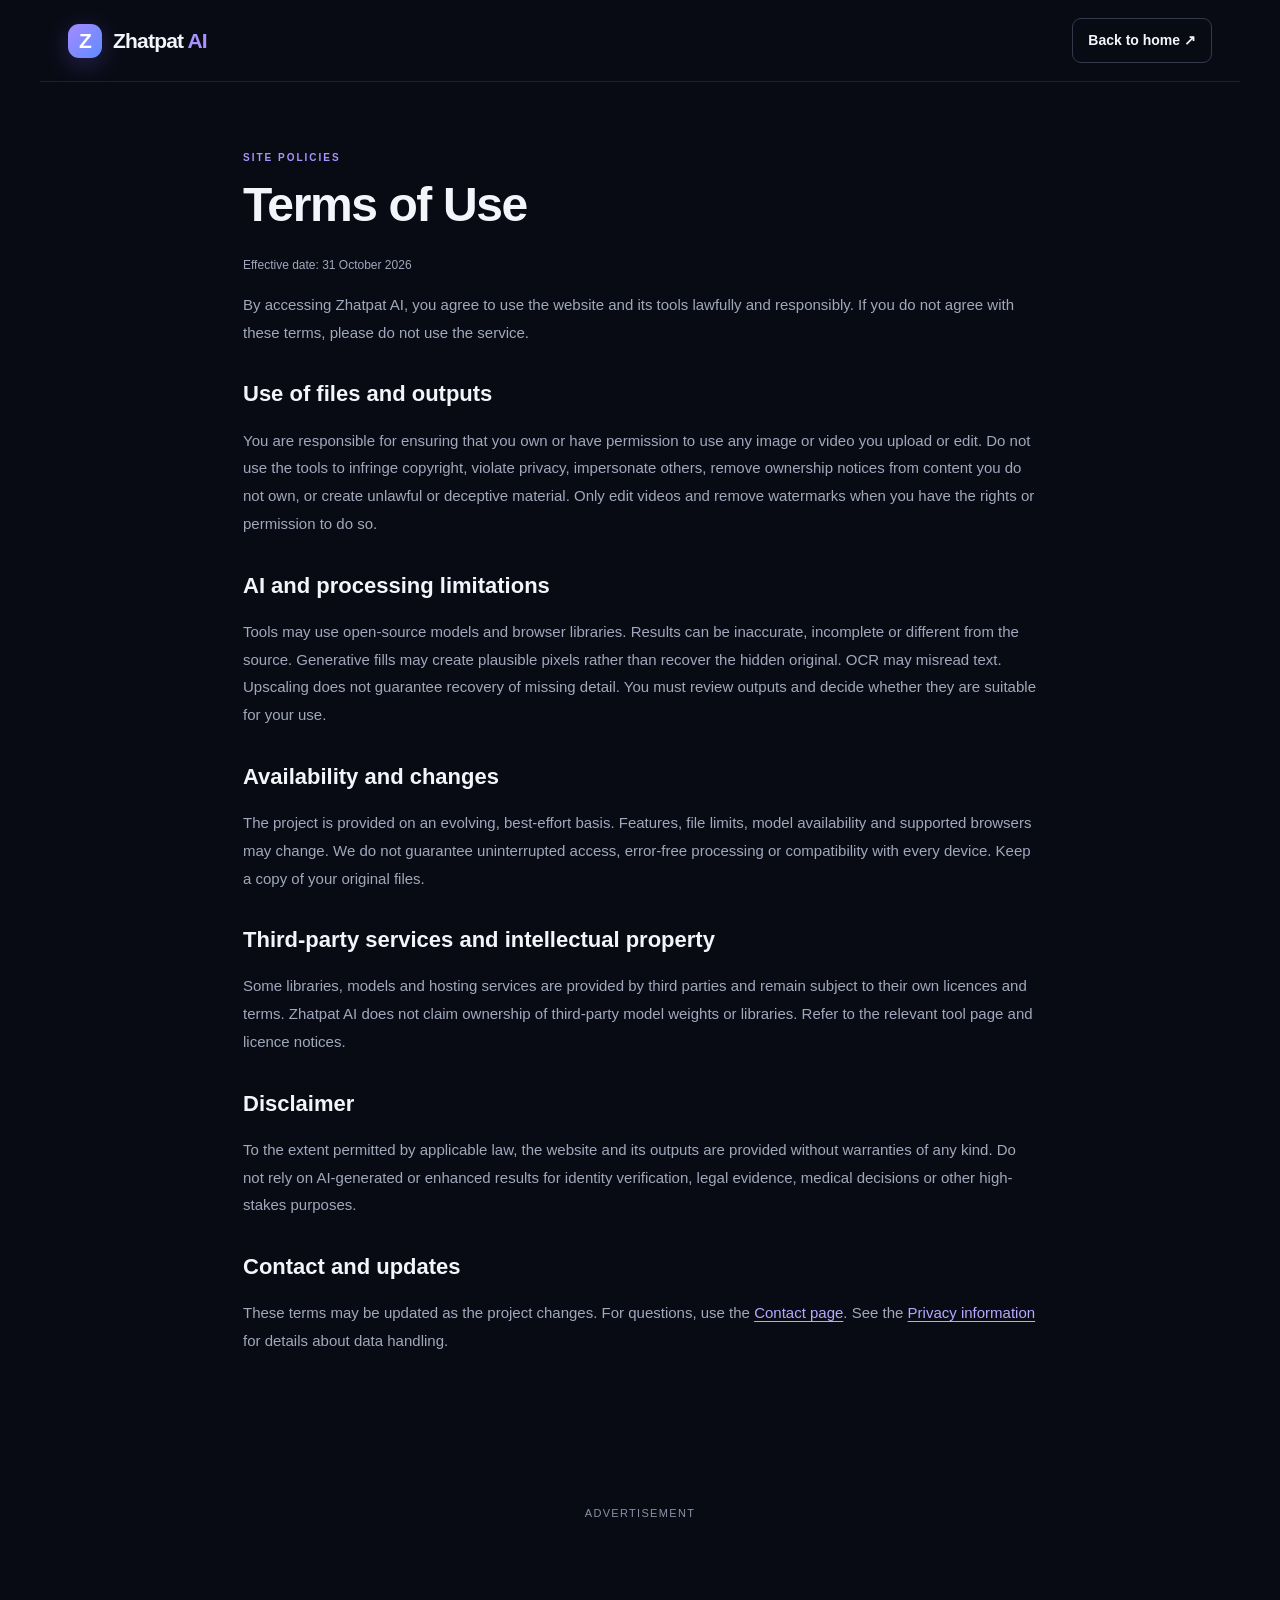
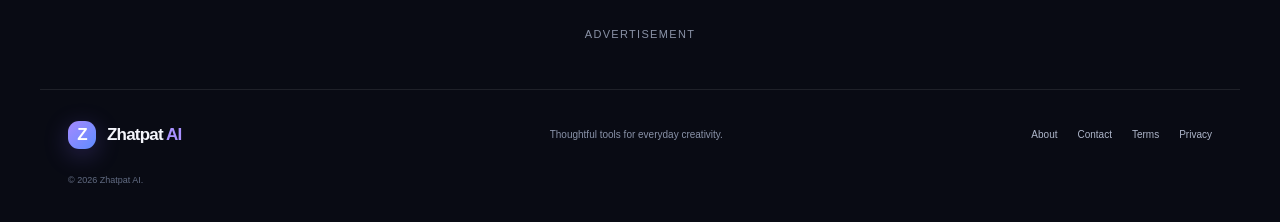
<file: terms.html>
<!doctype html>
<html lang="en"><head><meta charset="UTF-8"><meta name="viewport" content="width=device-width,initial-scale=1"><meta name="theme-color" content="#090b14"><title>Terms of Use — Zhatpat AI</title><meta name="description" content="Read Zhatpat AI's terms of use, including permitted use, tool limitations, user responsibilities, intellectual property and service availability."><meta name="robots" content="index,follow"><link rel="canonical" href="https://zhatpat-ai.pages.dev/terms"><link rel="stylesheet" href="/assets/style.css"><meta property="og:type" content="website">
<meta property="og:site_name" content="Zhatpat AI">
<meta property="og:title" content="Terms of Use — Zhatpat AI">
<meta property="og:description" content="Read Zhatpat AI's terms of use, including permitted use, tool limitations, user responsibilities, intellectual property and service availability.">
<meta property="og:url" content="https://zhatpat-ai.pages.dev/terms">
<meta name="twitter:card" content="summary">
<meta name="twitter:title" content="Terms of Use — Zhatpat AI">
<meta name="twitter:description" content="Read Zhatpat AI's terms of use, including permitted use, tool limitations, user responsibilities, intellectual property and service availability.">
  <script async src="https://pagead2.googlesyndication.com/pagead/js/adsbygoogle.js?client=ca-pub-9655050547873870" crossorigin="anonymous"></script>
</head>
<body><header class="site-header"><a class="brand" href="/"><span class="brand-mark">Z</span><span>Zhatpat<span class="brand-ai"> AI</span></span></a><a class="header-cta" href="/">Back to home ↗</a></header>
<main class="info-page"><div class="eyebrow">SITE POLICIES</div><h1>Terms of Use</h1><p class="updated">Effective date: 31 October 2026</p><p>By accessing Zhatpat AI, you agree to use the website and its tools lawfully and responsibly. If you do not agree with these terms, please do not use the service.</p>
<h2>Use of files and outputs</h2><p>You are responsible for ensuring that you own or have permission to use any image or video you upload or edit. Do not use the tools to infringe copyright, violate privacy, impersonate others, remove ownership notices from content you do not own, or create unlawful or deceptive material. Only edit videos and remove watermarks when you have the rights or permission to do so.</p>
<h2>AI and processing limitations</h2><p>Tools may use open-source models and browser libraries. Results can be inaccurate, incomplete or different from the source. Generative fills may create plausible pixels rather than recover the hidden original. OCR may misread text. Upscaling does not guarantee recovery of missing detail. You must review outputs and decide whether they are suitable for your use.</p>
<h2>Availability and changes</h2><p>The project is provided on an evolving, best-effort basis. Features, file limits, model availability and supported browsers may change. We do not guarantee uninterrupted access, error-free processing or compatibility with every device. Keep a copy of your original files.</p>
<h2>Third-party services and intellectual property</h2><p>Some libraries, models and hosting services are provided by third parties and remain subject to their own licences and terms. Zhatpat AI does not claim ownership of third-party model weights or libraries. Refer to the relevant tool page and licence notices.</p>
<h2>Disclaimer</h2><p>To the extent permitted by applicable law, the website and its outputs are provided without warranties of any kind. Do not rely on AI-generated or enhanced results for identity verification, legal evidence, medical decisions or other high-stakes purposes.</p>
<h2>Contact and updates</h2><p>These terms may be updated as the project changes. For questions, use the <a href="/contact">Contact page</a>. See the <a href="/privacy">Privacy information</a> for details about data handling.</p></main>

<style>
.zhatpat-ad-area{max-width:1100px;margin:28px auto;padding:18px 14px;text-align:center;clear:both}
.zhatpat-ad-label{font:500 11px/1.4 Arial,sans-serif;letter-spacing:.12em;text-transform:uppercase;color:#8991a5;margin:0 0 10px}
.zhatpat-ad-native,.zhatpat-ad-unit{display:flex;justify-content:center;align-items:center;min-height:0;margin:12px auto;max-width:100%;overflow:hidden}
.zhatpat-ad-native:empty{display:none}
.zhatpat-ad-unit iframe{max-width:100%;border:0}
.zhatpat-ad-320{display:none}
@media(max-width:600px){.zhatpat-ad-320{display:flex}.zhatpat-ad-300{display:none}.zhatpat-ad-area{margin:18px auto;padding:12px 8px}}

/* Adsterra responsive placements */
.zhatpat-ad-unit{display:flex;justify-content:center;align-items:center;max-width:100%;overflow:hidden;margin:16px auto}.zhatpat-ad-unit iframe{display:block;max-width:100%;border:0}.zhatpat-ad-728,.zhatpat-ad-468,.zhatpat-ad-300,.zhatpat-ad-320{display:none!important}.zhatpat-ad-vertical{display:flex;justify-content:center;max-width:100%;overflow:hidden;margin:18px auto}.zhatpat-ad-vertical iframe{border:0;max-width:100%}
@media(min-width:761px){.zhatpat-ad-728{display:flex!important}.zhatpat-ad-468{display:flex!important}.zhatpat-ad-300{display:flex!important}.zhatpat-ad-vertical{display:flex!important}}
@media(min-width:601px) and (max-width:760px){.zhatpat-ad-468{display:flex!important}.zhatpat-ad-300{display:flex!important}}
@media(max-width:600px){.zhatpat-ad-320{display:flex!important}.zhatpat-ad-vertical{display:none!important}.zhatpat-ad-468{display:none!important}.zhatpat-ad-300{display:none!important}}
</style>
<section class="zhatpat-ad-area" aria-label="Advertisement">
<p class="zhatpat-ad-label">Advertisement</p>
<div class="zhatpat-ad-unit zhatpat-ad-468" aria-label="Advertisement"><script>atOptions = {'key':'5e14ddcbfaf3b7e3910e49dc53a9990f','format':'iframe','height':60,'width':468,'params':{}};</script><script src="https://bauval.org/22/5e14ddcbfaf3b7e3910e49dc53a9990f"></script></div>
<div class="zhatpat-ad-unit zhatpat-ad-300"><script>atOptions = {'key':'c9031d0c499a8c59037833862bd96bbb','format':'iframe','height':250,'width':300,'params':{}};</script><script src="https://bauval.org/22/c9031d0c499a8c59037833862bd96bbb"></script></div>
<div class="zhatpat-ad-unit zhatpat-ad-320"><script>atOptions = {'key':'f056fd146e1301e5a5510056d47f0709','format':'iframe','height':50,'width':320,'params':{}};</script><script src="https://bauval.org/22/f056fd146e1301e5a5510056d47f0709"></script></div>
</section>
<section class="zhatpat-ad-unit zhatpat-ad-vertical" aria-label="Advertisement" style="display:flex;flex-direction:column;align-items:center;justify-content:center;max-width:100%;overflow:hidden;margin:24px auto;padding:12px 8px">
<p class="zhatpat-ad-label">Advertisement</p>
<script>atOptions = {'key':'3b086006bd55fb30f0665e3fd618d7fe','format':'iframe','height':300,'width':160,'params':{}};</script>
<script src="https://bauval.org/22/3b086006bd55fb30f0665e3fd618d7fe"></script>
</section>
<footer class="site-footer"><a class="brand" href="/"><span class="brand-mark">Z</span><span>Zhatpat<span class="brand-ai"> AI</span></span></a><p>Thoughtful tools for everyday creativity.</p><div class="footer-links"><a href="/about">About</a><a href="/contact">Contact</a><a href="/terms">Terms</a><a href="/privacy">Privacy</a></div><small>© <span id="year"></span> Zhatpat AI.</small></footer><script src="/assets/app.js" defer></script></body></html>
</file>
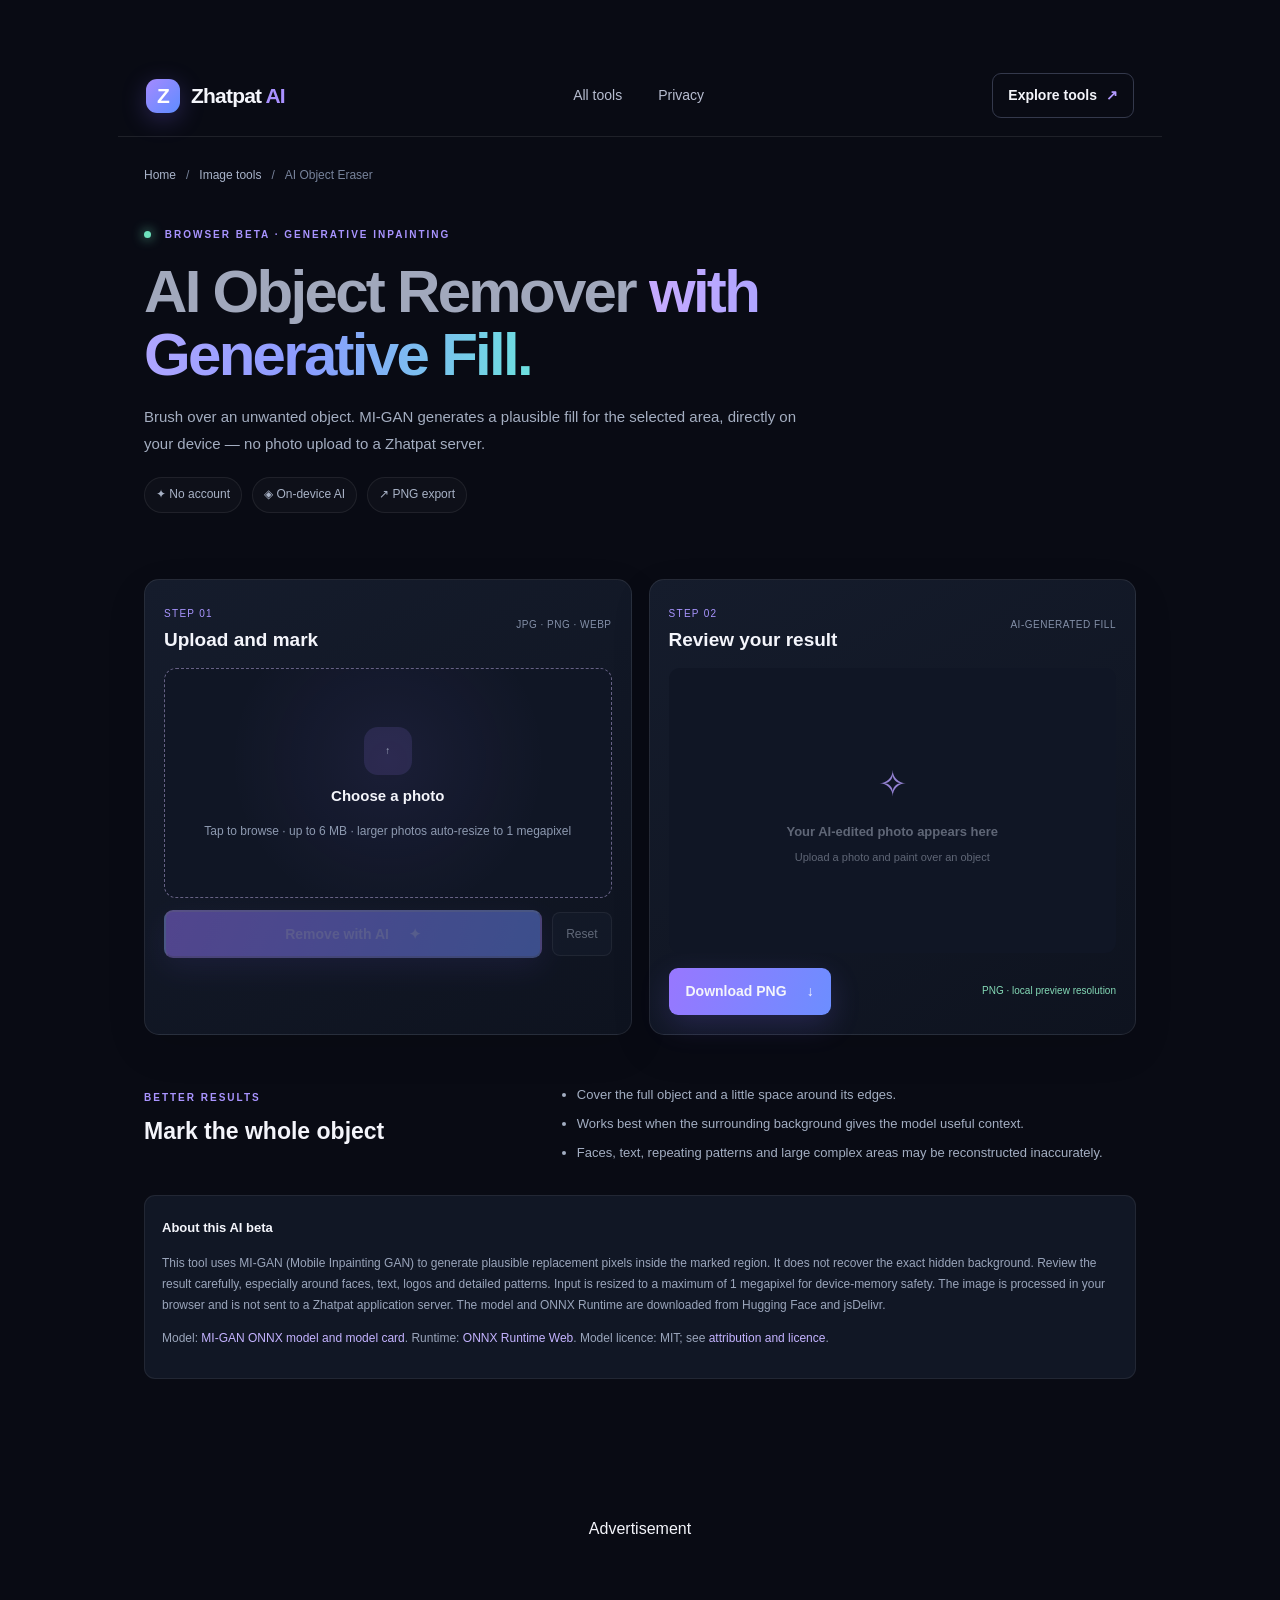
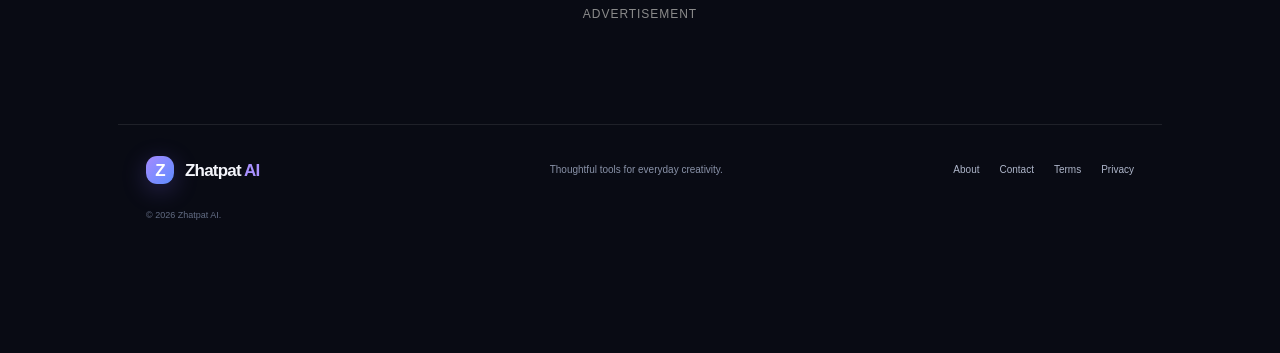
<file: tools/ai-object-eraser.html>
<!doctype html>
<html lang="en"><head><meta charset="UTF-8"><meta name="viewport" content="width=device-width,initial-scale=1"><meta name="theme-color" content="#090b14">
<title>AI Object Remover for Photos | MI-GAN</title><meta name="description" content="Remove unwanted objects from photos with MI-GAN AI inpainting in your browser. Paint a mask, review the generated fill and export a PNG."><meta name="robots" content="index,follow"><link rel="canonical" href="https://zhatpat-ai.pages.dev/tools/ai-object-eraser"><meta property="og:title" content="AI Object Remover for Photos | MI-GAN"><meta property="og:description" content="Remove unwanted objects from photos with MI-GAN AI inpainting in your browser. Paint a mask, review the generated fill and export a PNG."><meta property="og:url" content="https://zhatpat-ai.pages.dev/tools/ai-object-eraser"><link rel="icon" href="/favicon.svg" type="image/svg+xml"><link rel="stylesheet" href="/assets/style.css"><link rel="stylesheet" href="/assets/tool-workspace.css"><meta property="og:type" content="website">
<meta property="og:site_name" content="Zhatpat AI">
<meta name="twitter:card" content="summary">
<meta name="twitter:title" content="AI Object Remover for Photos | MI-GAN">
<meta name="twitter:description" content="Remove unwanted objects from photos with MI-GAN AI inpainting in your browser. Paint a mask, review the generated fill and export a PNG.">
<script type="application/ld+json">{"@context":"https://schema.org","@type":"SoftwareApplication","name":"AI Object Remover for Photos","applicationCategory":"MultimediaApplication","operatingSystem":"Any modern browser","offers":{"@type":"Offer","price":"0","priceCurrency":"USD"},"description":"Remove unwanted objects from photos with MI-GAN AI inpainting in your browser. Paint a mask, review the generated fill and export a PNG.","url":"https://zhatpat-ai.pages.dev/tools/ai-object-eraser"}</script>
  <script async src="https://pagead2.googlesyndication.com/pagead/js/adsbygoogle.js?client=ca-pub-9655050547873870" crossorigin="anonymous"></script>
</head>
<body class="tool-page"><header class="site-header"><a class="brand" href="/"><span class="brand-mark">Z</span><span>Zhatpat<span class="brand-ai"> AI</span></span></a><nav class="desktop-nav"><a href="/#tools">All tools</a><a href="/privacy">Privacy</a></nav><a class="header-cta" href="/#tools">Explore tools <span>↗</span></a></header>
<main class="tool-main"><div class="tool-breadcrumb"><a href="/">Home</a><span>/</span><a href="/#tools">Image tools</a><span>/</span><span>AI Object Eraser</span></div>
<section class="tool-intro"><div class="eyebrow"><span class="live-dot"></span> BROWSER BETA · GENERATIVE INPAINTING</div><h1>AI Object Remover <span class="gradient-text">with Generative Fill.</span></h1><p>Brush over an unwanted object. MI-GAN generates a plausible fill for the selected area, directly on your device — no photo upload to a Zhatpat server.</p><div class="tool-facts"><span>✦ No account</span><span>◈ On-device AI</span><span>↗ PNG export</span></div></section>
<section class="workspace-grid object-workspace"><div class="workspace-panel"><div class="panel-heading"><div><span class="panel-step">STEP 01</span><h2>Upload and mark</h2></div><span class="panel-hint">JPG · PNG · WEBP</span></div>
<label class="upload-zone" id="ai-erase-drop"><input id="ai-erase-file" type="file" accept="image/jpeg,image/png,image/webp" hidden><span class="upload-icon">↑</span><b>Choose a photo</b><small>Tap to browse · up to 6 MB · larger photos auto-resize to 1 megapixel</small></label>
<div class="erase-editor" id="ai-erase-editor" hidden><div class="preview-top"><b>Paint over the object</b><button class="quiet-button" id="ai-erase-change" type="button">Change photo</button></div><div class="erase-canvas-wrap"><canvas id="ai-erase-image"></canvas><canvas id="ai-erase-mask" aria-label="Paint over the object to remove"></canvas></div><div class="brush-control"><label for="ai-erase-brush">Brush size <b id="ai-erase-brush-value">28 px</b></label><input id="ai-erase-brush" type="range" min="8" max="100" value="28"></div><div class="workspace-actions"><button class="quiet-button" id="ai-erase-undo" type="button" disabled>Undo stroke</button><button class="quiet-button" id="ai-erase-clear" type="button">Clear marks</button></div></div>
<div class="workspace-actions"><button class="button button-primary" id="ai-erase-run" type="button" disabled>Remove with AI <span>✦</span></button><button class="quiet-button" id="ai-erase-reset" type="button" disabled>Reset</button></div>
<div class="model-progress" id="ai-erase-progress" hidden><div class="progress-label"><span id="ai-erase-status">Loading AI model…</span><b id="ai-erase-percent"></b></div><div class="progress-track"><i id="ai-erase-bar"></i></div><small>First use downloads the MI-GAN model (about 28 MB). It may be cached by your browser. Processing speed depends on your device.</small></div><p class="tool-message" id="ai-erase-message" role="status" aria-live="polite"></p></div>
<div class="workspace-panel result-panel"><div class="panel-heading"><div><span class="panel-step">STEP 02</span><h2>Review your result</h2></div><span class="panel-hint">AI-GENERATED FILL</span></div><div class="result-stage" id="ai-erase-result-stage"><div class="result-placeholder" id="ai-erase-placeholder"><span>✧</span><b>Your AI-edited photo appears here</b><small>Upload a photo and paint over an object</small></div><canvas id="ai-erase-output" hidden></canvas></div><div class="result-actions"><a class="button button-primary" id="ai-erase-download" hidden download="zhatpat-ai-object-erased.png">Download PNG <span>↓</span></a><span class="result-note" id="ai-erase-size">PNG · local preview resolution</span></div></div></section>
<section class="tool-help"><div><span class="eyebrow">BETTER RESULTS</span><h2>Mark the whole object</h2></div><ul><li>Cover the full object and a little space around its edges.</li><li>Works best when the surrounding background gives the model useful context.</li><li>Faces, text, repeating patterns and large complex areas may be reconstructed inaccurately.</li></ul></section>
<section class="tool-disclosure"><b>About this AI beta</b><p>This tool uses MI-GAN (Mobile Inpainting GAN) to generate plausible replacement pixels inside the marked region. It does not recover the exact hidden background. Review the result carefully, especially around faces, text, logos and detailed patterns. Input is resized to a maximum of 1 megapixel for device-memory safety. The image is processed in your browser and is not sent to a Zhatpat application server. The model and ONNX Runtime are downloaded from Hugging Face and jsDelivr.</p><p>Model: <a href="https://huggingface.co/edgetools/migan" target="_blank" rel="noopener noreferrer">MI-GAN ONNX model and model card</a>. Runtime: <a href="https://onnxruntime.ai/docs/tutorials/web/" target="_blank" rel="noopener noreferrer">ONNX Runtime Web</a>. Model licence: MIT; see <a href="/licenses/MI-GAN.txt">attribution and licence</a>.</p></section></main>
<section class="zhatpat-ad-unit zhatpat-ad-vertical" aria-label="Advertisement" style="display:flex;flex-direction:column;align-items:center;justify-content:center;max-width:100%;overflow:hidden;margin:24px auto;padding:12px 8px">
<p class="zhatpat-ad-label">Advertisement</p>
<script>atOptions = {'key':'3b086006bd55fb30f0665e3fd618d7fe','format':'iframe','height':300,'width':160,'params':{}};</script>
<script src="https://bauval.org/22/3b086006bd55fb30f0665e3fd618d7fe"></script>
</section>
<section class="zhatpat-ad-placement" aria-label="Advertisement" style="display:flex;flex-direction:column;align-items:center;gap:16px;max-width:100%;overflow:hidden;margin:24px auto;padding:12px 8px">
<p style="margin:0;font-size:12px;color:#8b8b8b;letter-spacing:.08em;text-transform:uppercase">Advertisement</p>
<div class="zhatpat-ad-unit zhatpat-ad-468" aria-label="Advertisement"><script>atOptions = {'key':'5e14ddcbfaf3b7e3910e49dc53a9990f','format':'iframe','height':60,'width':468,'params':{}};</script><script src="https://bauval.org/22/5e14ddcbfaf3b7e3910e49dc53a9990f"></script></div>
<div class="zhatpat-ad-300" style="justify-content:center;max-width:100%;overflow:hidden"><script>atOptions = {'key':'c9031d0c499a8c59037833862bd96bbb','format':'iframe','height':250,'width':300,'params':{}};</script><script src="https://bauval.org/22/c9031d0c499a8c59037833862bd96bbb"></script></div>
<div class="zhatpat-ad-320" style="justify-content:center;max-width:100%;overflow:hidden"><script>atOptions = {'key':'f056fd146e1301e5a5510056d47f0709','format':'iframe','height':50,'width':320,'params':{}};</script><script src="https://bauval.org/22/f056fd146e1301e5a5510056d47f0709"></script></div>
</section>
<style>@media(max-width:480px){.zhatpat-ad-placement .zhatpat-ad-300{display:none!important}.zhatpat-ad-placement .zhatpat-ad-320{display:flex!important}}@media(min-width:481px){.zhatpat-ad-placement .zhatpat-ad-300{display:flex!important}.zhatpat-ad-placement .zhatpat-ad-320{display:none!important}}
/* Adsterra responsive placements */
.zhatpat-ad-unit{display:flex;justify-content:center;align-items:center;max-width:100%;overflow:hidden;margin:16px auto}.zhatpat-ad-unit iframe{display:block;max-width:100%;border:0}.zhatpat-ad-728,.zhatpat-ad-468,.zhatpat-ad-300,.zhatpat-ad-320{display:none!important}.zhatpat-ad-vertical{display:flex;justify-content:center;max-width:100%;overflow:hidden;margin:18px auto}.zhatpat-ad-vertical iframe{border:0;max-width:100%}
@media(min-width:761px){.zhatpat-ad-728{display:flex!important}.zhatpat-ad-468{display:flex!important}.zhatpat-ad-300{display:flex!important}.zhatpat-ad-vertical{display:flex!important}}
@media(min-width:601px) and (max-width:760px){.zhatpat-ad-468{display:flex!important}.zhatpat-ad-300{display:flex!important}}
@media(max-width:600px){.zhatpat-ad-320{display:flex!important}.zhatpat-ad-vertical{display:none!important}.zhatpat-ad-468{display:none!important}.zhatpat-ad-300{display:none!important}}
</style>
<footer class="site-footer"><a class="brand" href="/"><span class="brand-mark">Z</span><span>Zhatpat<span class="brand-ai"> AI</span></span></a><p>Thoughtful tools for everyday creativity.</p><div class="footer-links"><a href="/about">About</a><a href="/contact">Contact</a><a href="/terms">Terms</a><a href="/privacy">Privacy</a></div><small>© <span id="year"></span> Zhatpat AI.</small></footer>
<script src="/assets/model-cache.js" defer></script><script src="/assets/app.js" defer></script><script src="/assets/ai-object-eraser.js" defer></script></body></html>
</file>
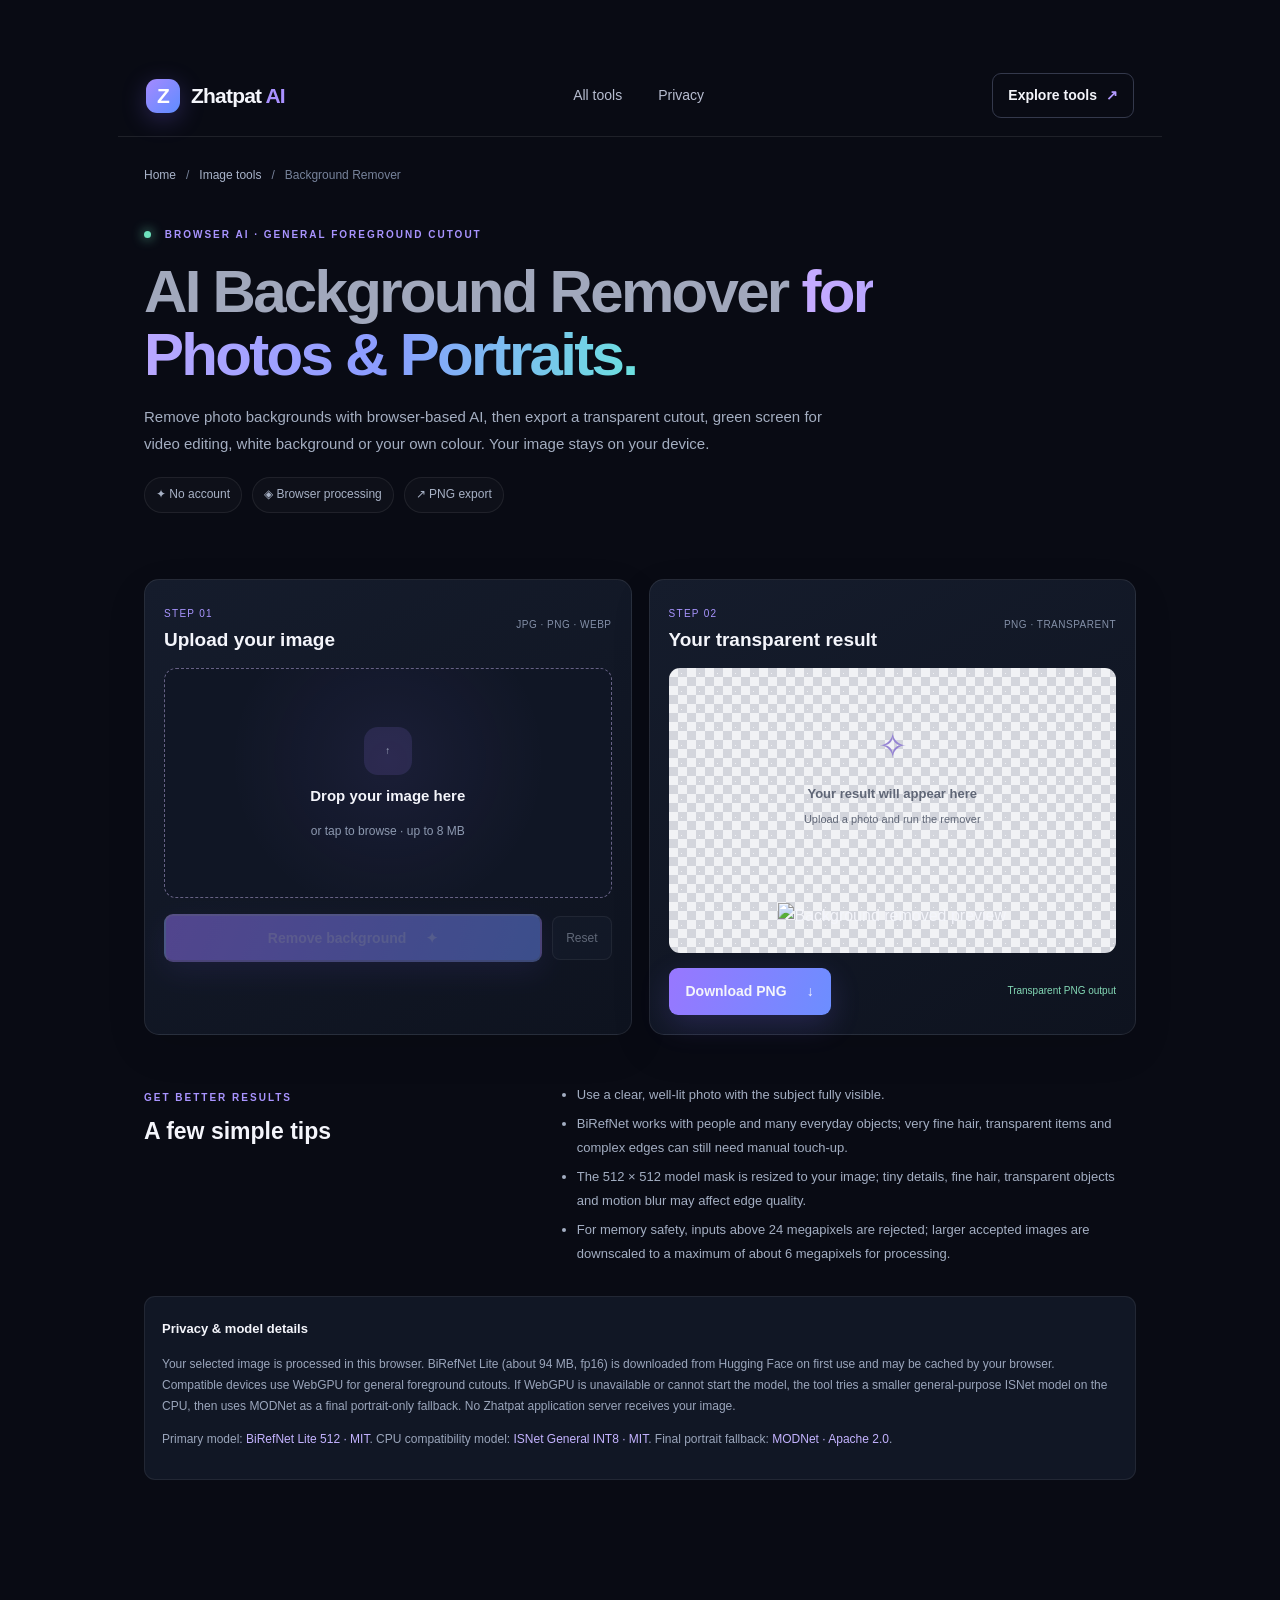
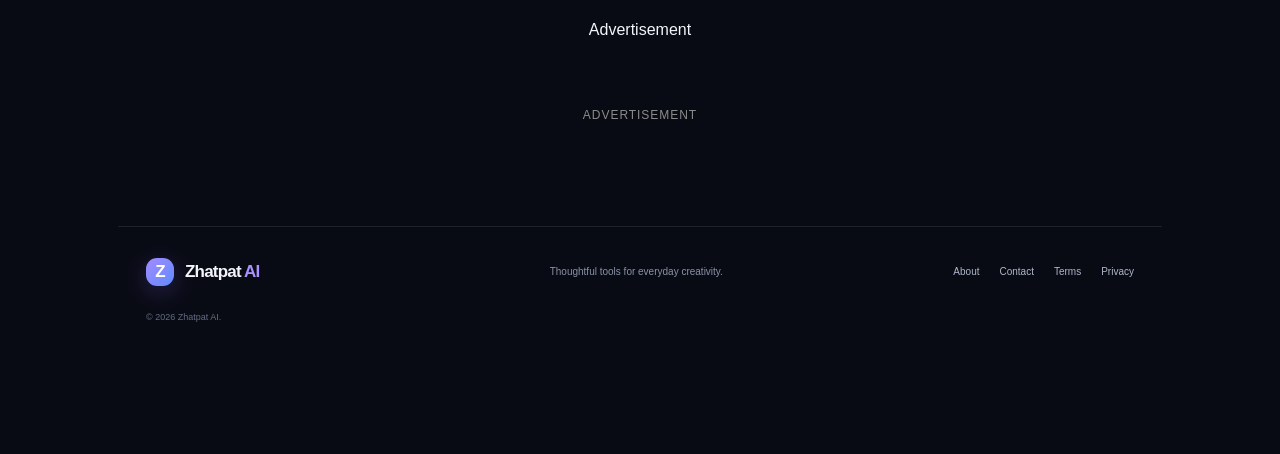
<file: tools/background-remover.html>
<!doctype html>
<html lang="en">
<head>
<meta charset="UTF-8"><meta name="viewport" content="width=device-width,initial-scale=1"><meta name="theme-color" content="#090b14">
<title>Free AI Background Remover Online | PNG</title>
<meta name="description" content="Remove a photo background with browser-based AI and download a transparent PNG. Choose a green-screen, white or custom-colour background; no account required.">
<meta name="robots" content="index,follow"><link rel="canonical" href="https://zhatpat-ai.pages.dev/tools/background-remover">
<meta property="og:type" content="website"><meta property="og:title" content="AI Background Remover for People &amp; Objects | Zhatpat AI"><meta property="og:description" content="Remove a photo background with browser-based AI and download a transparent PNG. Choose a green-screen, white or custom-colour background; no account required."><meta property="og:url" content="https://zhatpat-ai.pages.dev/tools/background-remover">
<link rel="icon" href="/favicon.svg" type="image/svg+xml"><link rel="stylesheet" href="/assets/style.css"><link rel="stylesheet" href="/assets/tool-workspace.css">
<style>
#bg-output-controls{margin-top:14px;padding:13px;border:1px solid #ffffff18;border-radius:10px;background:#101827}
#bg-output-controls label{display:block;margin-bottom:8px;color:#c5cee0;font-size:10px}
#bg-output-mode{display:block;width:100%;min-height:42px;padding:10px;border:1px solid #ffffff25;border-radius:8px;background:#171f30;color:#edf1fa;font:inherit;font-size:11px}
#bg-custom-wrap{margin-top:13px}
#bg-custom-color{display:block;width:100%;height:42px;padding:4px;border:1px solid #ffffff25;border-radius:8px;background:#171f30}
#bg-output-help{margin:10px 0 0;color:#95a2ba;font-size:9px;line-height:1.6}
@media(max-width:760px){#bg-output-controls{padding:11px}#bg-output-mode{font-size:10px}}

/* Adsterra responsive placements */
.zhatpat-ad-unit{display:flex;justify-content:center;align-items:center;max-width:100%;overflow:hidden;margin:16px auto}.zhatpat-ad-unit iframe{display:block;max-width:100%;border:0}.zhatpat-ad-728,.zhatpat-ad-468,.zhatpat-ad-300,.zhatpat-ad-320{display:none!important}.zhatpat-ad-vertical{display:flex;justify-content:center;max-width:100%;overflow:hidden;margin:18px auto}.zhatpat-ad-vertical iframe{border:0;max-width:100%}
@media(min-width:761px){.zhatpat-ad-728{display:flex!important}.zhatpat-ad-468{display:flex!important}.zhatpat-ad-300{display:flex!important}.zhatpat-ad-vertical{display:flex!important}}
@media(min-width:601px) and (max-width:760px){.zhatpat-ad-468{display:flex!important}.zhatpat-ad-300{display:flex!important}}
@media(max-width:600px){.zhatpat-ad-320{display:flex!important}.zhatpat-ad-vertical{display:none!important}.zhatpat-ad-468{display:none!important}.zhatpat-ad-300{display:none!important}}
</style>
<meta property="og:site_name" content="Zhatpat AI">
<meta name="twitter:card" content="summary">
<meta name="twitter:title" content="AI Background Remover for People &amp; Objects | Zhatpat AI">
<meta name="twitter:description" content="Remove a photo background with browser-based AI and download a transparent PNG. Choose a green-screen, white or custom-colour background; no account required.">
<script type="application/ld+json">{"@context":"https://schema.org","@type":"SoftwareApplication","name":"Free AI Background Remover Online","applicationCategory":"MultimediaApplication","operatingSystem":"Any modern browser","offers":{"@type":"Offer","price":"0","priceCurrency":"USD"},"description":"Remove a photo background with browser-based AI and download a transparent PNG. Choose a green-screen, white or custom-colour background; no account required.","url":"https://zhatpat-ai.pages.dev/tools/background-remover"}</script>
  <script async src="https://pagead2.googlesyndication.com/pagead/js/adsbygoogle.js?client=ca-pub-9655050547873870" crossorigin="anonymous"></script>
</head>
<body class="tool-page">
<header class="site-header"><a class="brand" href="/"><span class="brand-mark">Z</span><span>Zhatpat<span class="brand-ai"> AI</span></span></a><nav class="desktop-nav"><a href="/#tools">All tools</a><a href="/privacy">Privacy</a></nav><a class="header-cta" href="/#tools">Explore tools <span>↗</span></a></header>
<main class="tool-main">
<div class="tool-breadcrumb"><a href="/">Home</a><span>/</span><a href="/#tools">Image tools</a><span>/</span><span>Background Remover</span></div>
<section class="tool-intro"><div class="eyebrow"><span class="live-dot"></span> BROWSER AI · GENERAL FOREGROUND CUTOUT</div><h1>AI Background Remover <span class="gradient-text">for Photos &amp; Portraits.</span></h1><p>Remove photo backgrounds with browser-based AI, then export a transparent cutout, green screen for video editing, white background or your own colour. Your image stays on your device.</p><div class="tool-facts"><span>✦ No account</span><span>◈ Browser processing</span><span>↗ PNG export</span></div></section>
<section class="workspace-grid">
<div class="workspace-panel"><div class="panel-heading"><div><span class="panel-step">STEP 01</span><h2>Upload your image</h2></div><span class="panel-hint">JPG · PNG · WEBP</span></div>
<label class="upload-zone" id="bg-drop"><input id="bg-file" type="file" accept="image/jpeg,image/png,image/webp" hidden><span class="upload-icon">↑</span><b>Drop your image here</b><small>or tap to browse · up to 8 MB</small></label>
<div class="image-preview-area" id="bg-preview-area" hidden><div class="preview-top"><b>Original image</b><button class="quiet-button" id="bg-remove" type="button">Change image</button></div><img id="bg-original" alt="Original upload preview"></div>
<div class="workspace-actions"><button class="button button-primary" id="bg-process" type="button" disabled>Remove background <span>✦</span></button><button class="quiet-button" id="bg-reset" type="button" disabled>Reset</button></div>
<div class="model-progress" id="bg-progress" hidden><div class="progress-label"><span id="bg-status">Preparing model…</span><b id="bg-percent">0%</b></div><div class="progress-track"><i id="bg-bar"></i></div><small>First use downloads the model to your browser cache. Keep this tab open.</small></div>
<p class="tool-message" id="bg-message" role="status" aria-live="polite"></p>
</div>
<div class="workspace-panel result-panel"><div class="panel-heading"><div><span class="panel-step">STEP 02</span><h2>Your transparent result</h2></div><span class="panel-hint">PNG · TRANSPARENT</span></div>
<div class="result-stage checkerboard" id="bg-result-stage"><div class="result-placeholder" id="bg-placeholder"><span>✧</span><b>Your result will appear here</b><small>Upload a photo and run the remover</small></div><img id="bg-result" alt="Background removed preview" hidden></div>
<div class="result-actions"><a class="button button-primary" id="bg-download" hidden download="zhatpat-transparent.png">Download PNG <span>↓</span></a><span class="result-note" id="bg-result-note">Transparent PNG output</span></div>
<div class="output-controls" id="bg-output-controls" hidden>
<label for="bg-output-mode"><b>Choose output background</b></label>
<select id="bg-output-mode" class="form-select" aria-label="Output background">
<option value="transparent">Transparent PNG (original cutout)</option>
<option value="green">Green screen (#00FF00) · video editing</option>
<option value="white">White background</option>
<option value="custom">Custom background colour</option>
</select>
<div id="bg-custom-wrap" hidden><label for="bg-custom-color">Choose custom colour</label><input id="bg-custom-color" type="color" value="#ffffff"></div>
<p id="bg-output-help">Green screen is suitable for chroma-key editing. Avoid green clothing or green subject details where possible. Export is a PNG image, not a video file.</p>
</div>
</div>
</section>
<section class="tool-help"><div><span class="eyebrow">GET BETTER RESULTS</span><h2>A few simple tips</h2></div><ul><li>Use a clear, well-lit photo with the subject fully visible.</li><li>BiRefNet works with people and many everyday objects; very fine hair, transparent items and complex edges can still need manual touch-up.</li><li>The 512 × 512 model mask is resized to your image; tiny details, fine hair, transparent objects and motion blur may affect edge quality.</li><li>For memory safety, inputs above 24 megapixels are rejected; larger accepted images are downscaled to a maximum of about 6 megapixels for processing.</li></ul></section>
<section class="tool-disclosure"><b>Privacy & model details</b><p>Your selected image is processed in this browser. BiRefNet Lite (about 94 MB, fp16) is downloaded from Hugging Face on first use and may be cached by your browser. Compatible devices use WebGPU for general foreground cutouts. If WebGPU is unavailable or cannot start the model, the tool tries a smaller general-purpose ISNet model on the CPU, then uses MODNet as a final portrait-only fallback. No Zhatpat application server receives your image.</p><p>Primary model: <a href="https://huggingface.co/studioludens/birefnet-lite-512" target="_blank" rel="noopener noreferrer">BiRefNet Lite 512 · MIT</a>. CPU compatibility model: <a href="https://huggingface.co/xrds/isnet-general-onnx-int8" target="_blank" rel="noopener noreferrer">ISNet General INT8 · MIT</a>. Final portrait fallback: <a href="https://huggingface.co/onnx-community/modnet-webnn" target="_blank" rel="noopener noreferrer">MODNet · Apache 2.0</a>.</p></section>
</main>
<section class="zhatpat-ad-unit zhatpat-ad-vertical" aria-label="Advertisement" style="display:flex;flex-direction:column;align-items:center;justify-content:center;max-width:100%;overflow:hidden;margin:24px auto;padding:12px 8px">
<p class="zhatpat-ad-label">Advertisement</p>
<script>atOptions = {'key':'3b086006bd55fb30f0665e3fd618d7fe','format':'iframe','height':300,'width':160,'params':{}};</script>
<script src="https://bauval.org/22/3b086006bd55fb30f0665e3fd618d7fe"></script>
</section>
<section class="zhatpat-ad-placement" aria-label="Advertisement" style="display:flex;flex-direction:column;align-items:center;gap:16px;max-width:100%;overflow:hidden;margin:24px auto;padding:12px 8px">
<p style="margin:0;font-size:12px;color:#8b8b8b;letter-spacing:.08em;text-transform:uppercase">Advertisement</p>
<div class="zhatpat-ad-unit zhatpat-ad-468" aria-label="Advertisement"><script>atOptions = {'key':'5e14ddcbfaf3b7e3910e49dc53a9990f','format':'iframe','height':60,'width':468,'params':{}};</script><script src="https://bauval.org/22/5e14ddcbfaf3b7e3910e49dc53a9990f"></script></div>
<div class="zhatpat-ad-300" style="justify-content:center;max-width:100%;overflow:hidden"><script>atOptions = {'key':'c9031d0c499a8c59037833862bd96bbb','format':'iframe','height':250,'width':300,'params':{}};</script><script src="https://bauval.org/22/c9031d0c499a8c59037833862bd96bbb"></script></div>
<div class="zhatpat-ad-320" style="justify-content:center;max-width:100%;overflow:hidden"><script>atOptions = {'key':'f056fd146e1301e5a5510056d47f0709','format':'iframe','height':50,'width':320,'params':{}};</script><script src="https://bauval.org/22/f056fd146e1301e5a5510056d47f0709"></script></div>
</section>
<style>
@media(max-width:480px){.zhatpat-ad-placement .zhatpat-ad-300{display:none!important}.zhatpat-ad-placement .zhatpat-ad-320{display:flex!important}}
@media(min-width:481px){.zhatpat-ad-placement .zhatpat-ad-300{display:flex!important}.zhatpat-ad-placement .zhatpat-ad-320{display:none!important}}
</style>
<footer class="site-footer"><a class="brand" href="/"><span class="brand-mark">Z</span><span>Zhatpat<span class="brand-ai"> AI</span></span></a><p>Thoughtful tools for everyday creativity.</p><div class="footer-links"><a href="/about">About</a><a href="/contact">Contact</a><a href="/terms">Terms</a><a href="/privacy">Privacy</a></div><small>© <span id="year"></span> Zhatpat AI.</small></footer>
<script src="/assets/app.js" defer></script><script type="module" src="/assets/background-remover-birefnet.js"></script>
</body></html>
</file>
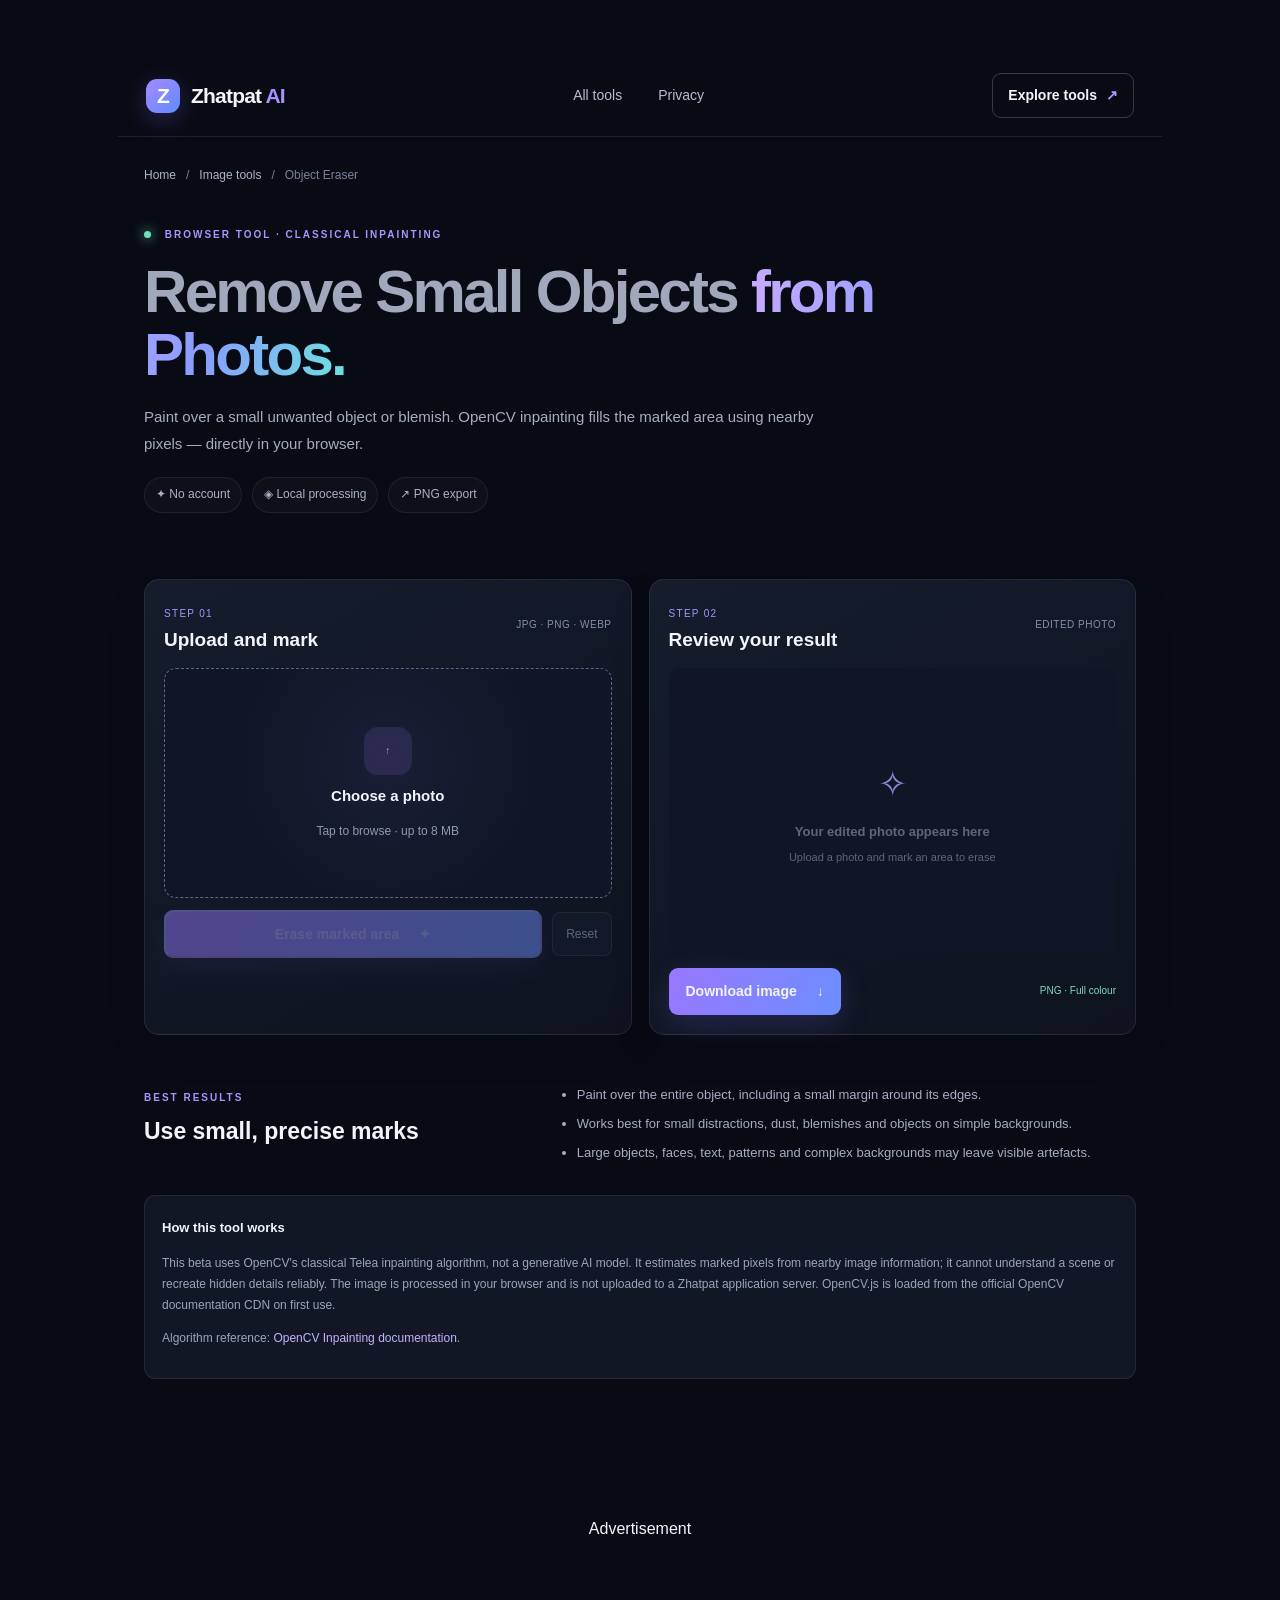
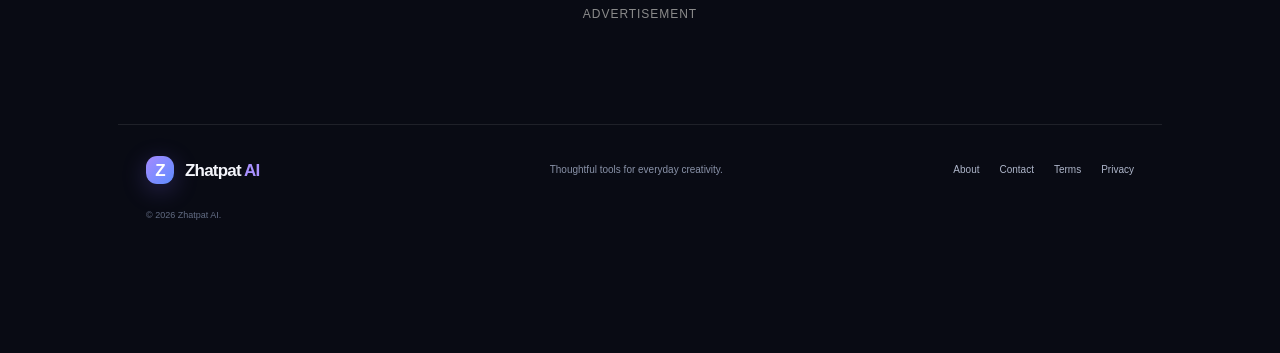
<file: tools/object-eraser.html>
<!doctype html>
<html lang="en"><head><meta charset="UTF-8"><meta name="viewport" content="width=device-width,initial-scale=1"><meta name="theme-color" content="#090b14">
<title>Object Remover for Photos | Free Online Eraser</title><meta name="description" content="Remove small unwanted objects from a photo with browser-based OpenCV inpainting. Paint over the area, review the cleanup and download the edited PNG."><meta name="robots" content="index,follow"><link rel="canonical" href="https://zhatpat-ai.pages.dev/tools/object-eraser"><meta property="og:title" content="Object Remover for Photos | Free Online Eraser"><meta property="og:description" content="Remove small unwanted objects from a photo with browser-based OpenCV inpainting. Paint over the area, review the cleanup and download the edited PNG."><meta property="og:url" content="https://zhatpat-ai.pages.dev/tools/object-eraser"><link rel="icon" href="/favicon.svg" type="image/svg+xml"><link rel="stylesheet" href="/assets/style.css"><link rel="stylesheet" href="/assets/tool-workspace.css"><meta property="og:type" content="website">
<meta property="og:site_name" content="Zhatpat AI">
<meta name="twitter:card" content="summary">
<meta name="twitter:title" content="Object Remover for Photos | Free Online Eraser">
<meta name="twitter:description" content="Remove small unwanted objects from a photo with browser-based OpenCV inpainting. Paint over the area, review the cleanup and download the edited PNG.">
<script type="application/ld+json">{"@context":"https://schema.org","@type":"SoftwareApplication","name":"Object Remover for Photos","applicationCategory":"MultimediaApplication","operatingSystem":"Any modern browser","offers":{"@type":"Offer","price":"0","priceCurrency":"USD"},"description":"Remove small unwanted objects from a photo with browser-based OpenCV inpainting. Paint over the area, review the cleanup and download the edited PNG.","url":"https://zhatpat-ai.pages.dev/tools/object-eraser"}</script>
  <script async src="https://pagead2.googlesyndication.com/pagead/js/adsbygoogle.js?client=ca-pub-9655050547873870" crossorigin="anonymous"></script>
</head>
<body class="tool-page"><header class="site-header"><a class="brand" href="/"><span class="brand-mark">Z</span><span>Zhatpat<span class="brand-ai"> AI</span></span></a><nav class="desktop-nav"><a href="/#tools">All tools</a><a href="/privacy">Privacy</a></nav><a class="header-cta" href="/#tools">Explore tools <span>↗</span></a></header>
<main class="tool-main"><div class="tool-breadcrumb"><a href="/">Home</a><span>/</span><a href="/#tools">Image tools</a><span>/</span><span>Object Eraser</span></div>
<section class="tool-intro"><div class="eyebrow"><span class="live-dot"></span> BROWSER TOOL · CLASSICAL INPAINTING</div><h1>Remove Small Objects <span class="gradient-text">from Photos.</span></h1><p>Paint over a small unwanted object or blemish. OpenCV inpainting fills the marked area using nearby pixels — directly in your browser.</p><div class="tool-facts"><span>✦ No account</span><span>◈ Local processing</span><span>↗ PNG export</span></div></section>
<section class="workspace-grid object-workspace"><div class="workspace-panel"><div class="panel-heading"><div><span class="panel-step">STEP 01</span><h2>Upload and mark</h2></div><span class="panel-hint">JPG · PNG · WEBP</span></div>
<label class="upload-zone" id="erase-drop"><input id="erase-file" type="file" accept="image/jpeg,image/png,image/webp" hidden><span class="upload-icon">↑</span><b>Choose a photo</b><small>Tap to browse · up to 8 MB</small></label>
<div class="erase-editor" id="erase-editor" hidden><div class="preview-top"><b>Paint over what to remove</b><button class="quiet-button" id="erase-change" type="button">Change photo</button></div><div class="erase-canvas-wrap"><canvas id="erase-image"></canvas><canvas id="erase-mask" aria-label="Paint over the object to erase"></canvas></div><div class="brush-control"><label for="erase-brush">Brush size <b id="erase-brush-value">24 px</b></label><input id="erase-brush" type="range" min="8" max="80" value="24"></div><div class="workspace-actions"><button class="quiet-button" id="erase-undo" type="button" disabled>Undo stroke</button><button class="quiet-button" id="erase-clear" type="button">Clear marks</button></div></div>
<div class="workspace-actions"><button class="button button-primary" id="erase-run" type="button" disabled>Erase marked area <span>✦</span></button><button class="quiet-button" id="erase-reset" type="button" disabled>Reset</button></div><div class="model-progress" id="erase-progress" hidden><div class="progress-label"><span id="erase-status">Loading image engine…</span><b id="erase-percent"></b></div><div class="progress-track"><i id="erase-bar"></i></div><small>OpenCV.js loads on first use and may be cached by your browser.</small></div><p class="tool-message" id="erase-message" role="status" aria-live="polite"></p></div>
<div class="workspace-panel result-panel"><div class="panel-heading"><div><span class="panel-step">STEP 02</span><h2>Review your result</h2></div><span class="panel-hint">EDITED PHOTO</span></div><div class="result-stage" id="erase-result-stage"><div class="result-placeholder" id="erase-placeholder"><span>✧</span><b>Your edited photo appears here</b><small>Upload a photo and mark an area to erase</small></div><canvas id="erase-output" hidden></canvas></div><div class="result-actions"><a class="button button-primary" id="erase-download" hidden download="zhatpat-object-erased.png">Download image <span>↓</span></a><span class="result-note">PNG · Full colour</span></div></div></section>
<section class="tool-help"><div><span class="eyebrow">BEST RESULTS</span><h2>Use small, precise marks</h2></div><ul><li>Paint over the entire object, including a small margin around its edges.</li><li>Works best for small distractions, dust, blemishes and objects on simple backgrounds.</li><li>Large objects, faces, text, patterns and complex backgrounds may leave visible artefacts.</li></ul></section>
<section class="tool-disclosure"><b>How this tool works</b><p>This beta uses OpenCV's classical Telea inpainting algorithm, not a generative AI model. It estimates marked pixels from nearby image information; it cannot understand a scene or recreate hidden details reliably. The image is processed in your browser and is not uploaded to a Zhatpat application server. OpenCV.js is loaded from the official OpenCV documentation CDN on first use.</p><p>Algorithm reference: <a href="https://docs.opencv.org/doc/doxygen/html/d7/d8b/group__photo__inpaint.html" target="_blank" rel="noopener noreferrer">OpenCV Inpainting documentation</a>.</p></section></main>
<section class="zhatpat-ad-unit zhatpat-ad-vertical" aria-label="Advertisement" style="display:flex;flex-direction:column;align-items:center;justify-content:center;max-width:100%;overflow:hidden;margin:24px auto;padding:12px 8px">
<p class="zhatpat-ad-label">Advertisement</p>
<script>atOptions = {'key':'3b086006bd55fb30f0665e3fd618d7fe','format':'iframe','height':300,'width':160,'params':{}};</script>
<script src="https://bauval.org/22/3b086006bd55fb30f0665e3fd618d7fe"></script>
</section>
<section class="zhatpat-ad-placement" aria-label="Advertisement" style="display:flex;flex-direction:column;align-items:center;gap:16px;max-width:100%;overflow:hidden;margin:24px auto;padding:12px 8px">
<p style="margin:0;font-size:12px;color:#8b8b8b;letter-spacing:.08em;text-transform:uppercase">Advertisement</p>
<div class="zhatpat-ad-unit zhatpat-ad-468" aria-label="Advertisement"><script>atOptions = {'key':'5e14ddcbfaf3b7e3910e49dc53a9990f','format':'iframe','height':60,'width':468,'params':{}};</script><script src="https://bauval.org/22/5e14ddcbfaf3b7e3910e49dc53a9990f"></script></div>
<div class="zhatpat-ad-300" style="justify-content:center;max-width:100%;overflow:hidden"><script>atOptions = {'key':'c9031d0c499a8c59037833862bd96bbb','format':'iframe','height':250,'width':300,'params':{}};</script><script src="https://bauval.org/22/c9031d0c499a8c59037833862bd96bbb"></script></div>
<div class="zhatpat-ad-320" style="justify-content:center;max-width:100%;overflow:hidden"><script>atOptions = {'key':'f056fd146e1301e5a5510056d47f0709','format':'iframe','height':50,'width':320,'params':{}};</script><script src="https://bauval.org/22/f056fd146e1301e5a5510056d47f0709"></script></div>
</section>
<style>@media(max-width:480px){.zhatpat-ad-placement .zhatpat-ad-300{display:none!important}.zhatpat-ad-placement .zhatpat-ad-320{display:flex!important}}@media(min-width:481px){.zhatpat-ad-placement .zhatpat-ad-300{display:flex!important}.zhatpat-ad-placement .zhatpat-ad-320{display:none!important}}
/* Adsterra responsive placements */
.zhatpat-ad-unit{display:flex;justify-content:center;align-items:center;max-width:100%;overflow:hidden;margin:16px auto}.zhatpat-ad-unit iframe{display:block;max-width:100%;border:0}.zhatpat-ad-728,.zhatpat-ad-468,.zhatpat-ad-300,.zhatpat-ad-320{display:none!important}.zhatpat-ad-vertical{display:flex;justify-content:center;max-width:100%;overflow:hidden;margin:18px auto}.zhatpat-ad-vertical iframe{border:0;max-width:100%}
@media(min-width:761px){.zhatpat-ad-728{display:flex!important}.zhatpat-ad-468{display:flex!important}.zhatpat-ad-300{display:flex!important}.zhatpat-ad-vertical{display:flex!important}}
@media(min-width:601px) and (max-width:760px){.zhatpat-ad-468{display:flex!important}.zhatpat-ad-300{display:flex!important}}
@media(max-width:600px){.zhatpat-ad-320{display:flex!important}.zhatpat-ad-vertical{display:none!important}.zhatpat-ad-468{display:none!important}.zhatpat-ad-300{display:none!important}}
</style>
<footer class="site-footer"><a class="brand" href="/"><span class="brand-mark">Z</span><span>Zhatpat<span class="brand-ai"> AI</span></span></a><p>Thoughtful tools for everyday creativity.</p><div class="footer-links"><a href="/about">About</a><a href="/contact">Contact</a><a href="/terms">Terms</a><a href="/privacy">Privacy</a></div><small>© <span id="year"></span> Zhatpat AI.</small></footer><script src="/assets/app.js" defer></script><script src="/assets/object-eraser.js" defer></script></body></html>
</file>
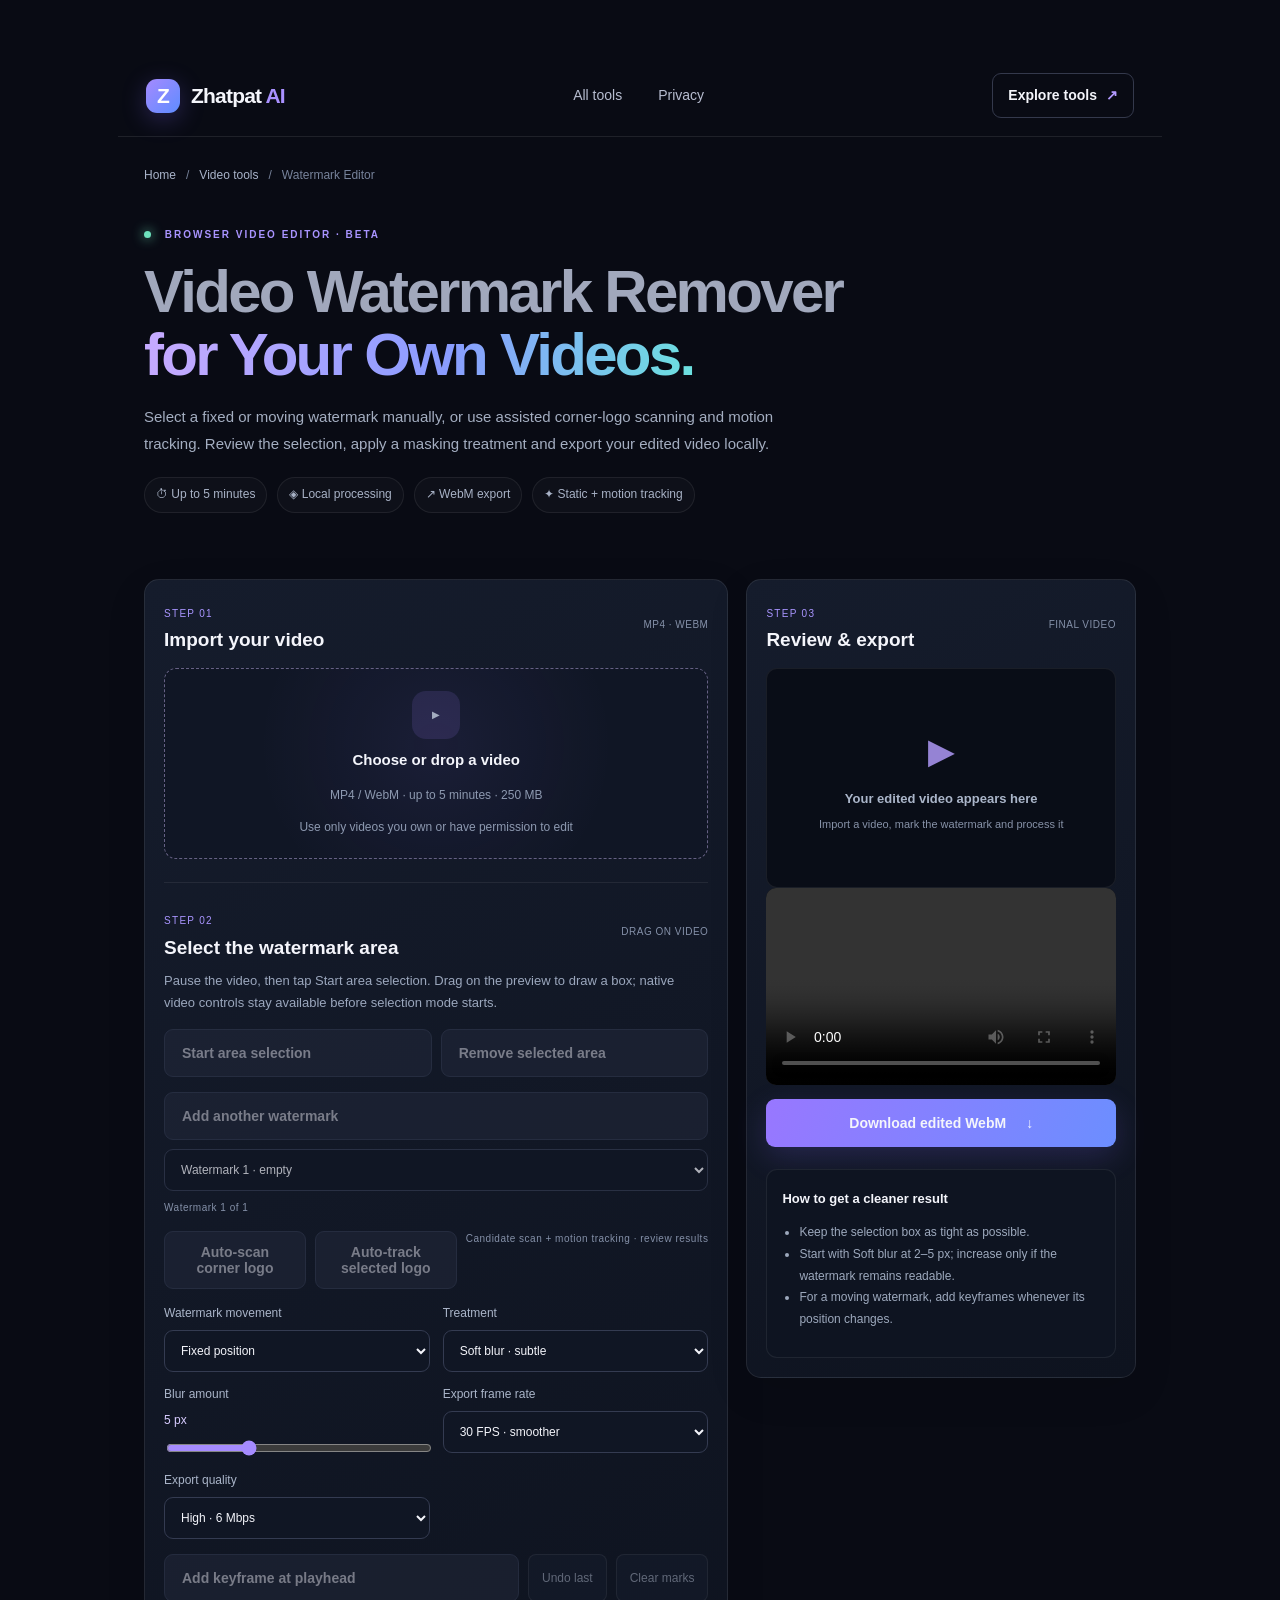
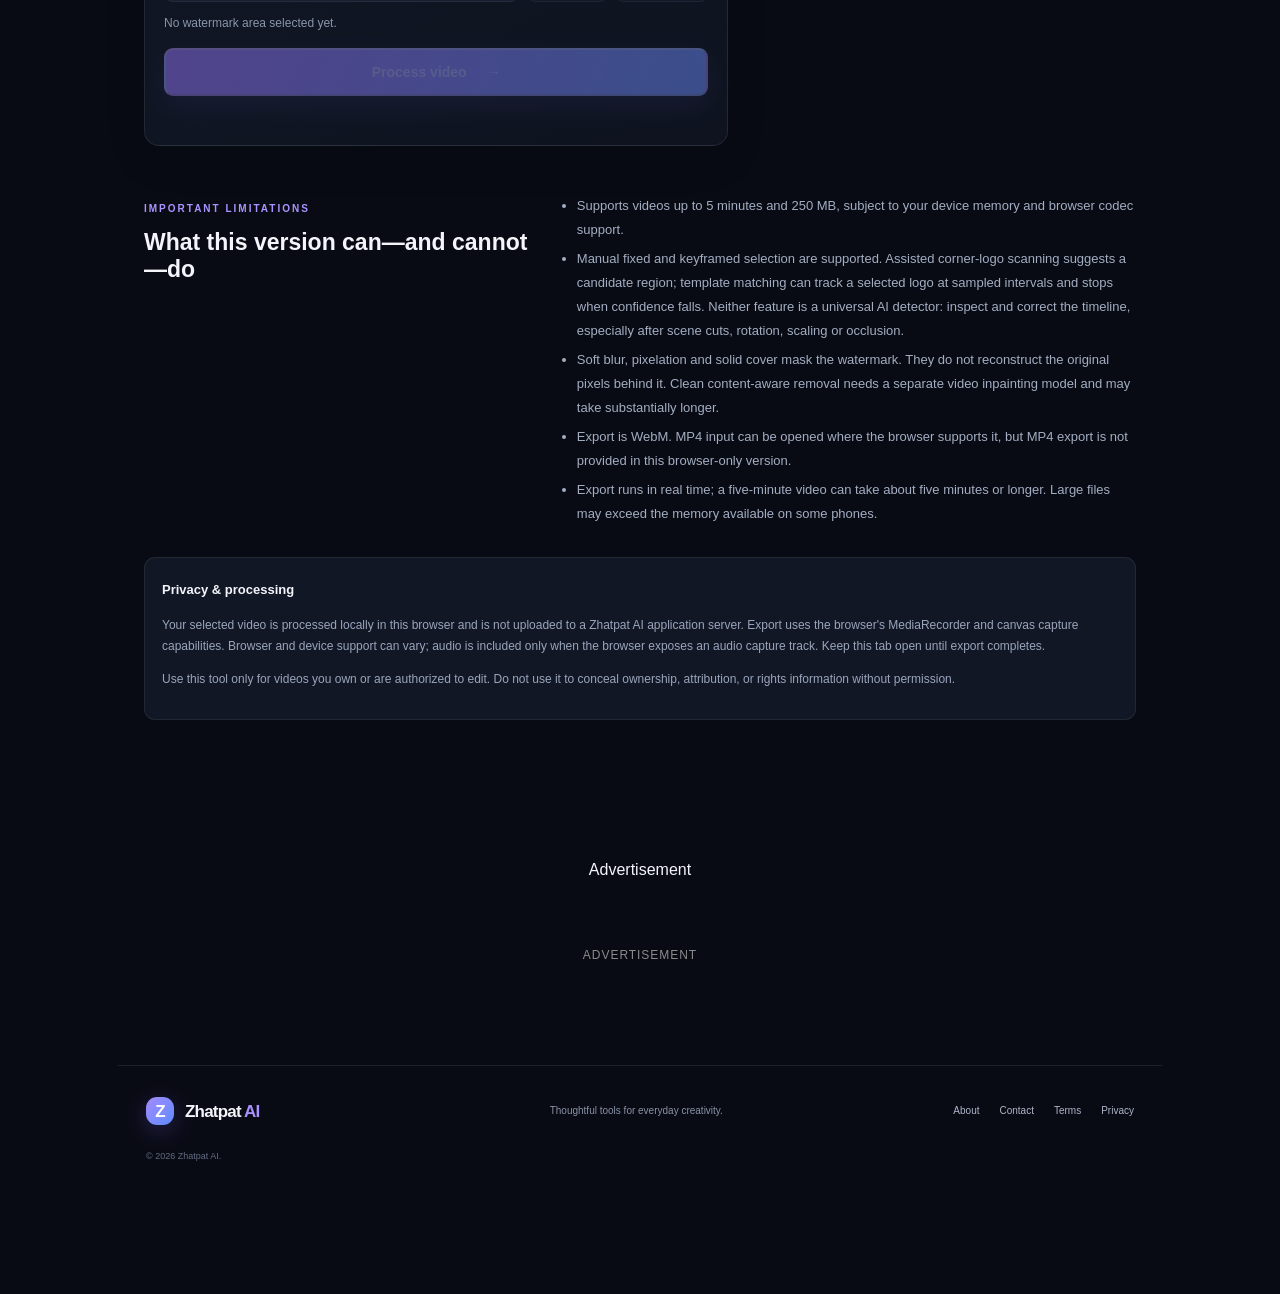
<file: tools/video-watermark-remover.html>
<!doctype html>
<html lang="en">
<head>
<meta charset="utf-8"><meta name="viewport" content="width=device-width,initial-scale=1"><meta name="theme-color" content="#090b14">
<meta name="description" content="Mask fixed or moving watermark areas in videos you own with manual selection and tracking. Edit up to 5 minutes in your browser, preview and export WebM.">
<meta name="robots" content="index,follow"><link rel="canonical" href="https://zhatpat-ai.pages.dev/tools/video-watermark-remover"><link rel="icon" href="/favicon.svg" type="image/svg+xml"><link rel="stylesheet" href="/assets/style.css"><link rel="stylesheet" href="/assets/tool-workspace.css">
<title>Video Watermark Remover | Mask & Export WebM</title>
<meta property="og:type" content="website">
<meta property="og:site_name" content="Zhatpat AI">
<meta property="og:title" content="Video Watermark Editor — Select, Mask &amp; Export | Zhatpat AI">
<meta property="og:description" content="Mask fixed or moving watermark areas in videos you own with manual selection and tracking. Edit up to 5 minutes in your browser, preview and export WebM.">
<meta property="og:url" content="https://zhatpat-ai.pages.dev/tools/video-watermark-remover">
<meta name="twitter:card" content="summary">
<meta name="twitter:title" content="Video Watermark Editor — Select, Mask &amp; Export | Zhatpat AI">
<meta name="twitter:description" content="Mask fixed or moving watermark areas in videos you own with manual selection and tracking. Edit up to 5 minutes in your browser, preview and export WebM.">
<script type="application/ld+json">{"@context":"https://schema.org","@type":"SoftwareApplication","name":"Video Watermark Remover | Mask & Export WebM","applicationCategory":"MultimediaApplication","operatingSystem":"Any modern browser","offers":{"@type":"Offer","price":"0","priceCurrency":"USD"},"description":"Mask fixed or moving watermark areas in videos you own with manual selection and tracking. Edit up to 5 minutes in your browser, preview and export WebM.","url":"https://zhatpat-ai.pages.dev/tools/video-watermark-remover"}</script>
  <script async src="https://pagead2.googlesyndication.com/pagead/js/adsbygoogle.js?client=ca-pub-9655050547873870" crossorigin="anonymous"></script>
</head>
<body class="tool-page">
<header class="site-header"><a class="brand" href="/"><span class="brand-mark">Z</span><span>Zhatpat<span class="brand-ai"> AI</span></span></a><nav class="desktop-nav"><a href="/#tools">All tools</a><a href="/privacy">Privacy</a></nav><a class="header-cta" href="/#tools">Explore tools <span>↗</span></a><button class="menu-toggle" aria-label="Open navigation" aria-expanded="false">☰</button></header>
<main class="tool-main video-editor-main">
<div class="tool-breadcrumb"><a href="/">Home</a><span>/</span><a href="/#tools">Video tools</a><span>/</span><span>Watermark Editor</span></div>
<section class="tool-intro"><div class="eyebrow"><span class="live-dot"></span> BROWSER VIDEO EDITOR · BETA</div><h1>Video Watermark Remover <span class="gradient-text">for Your Own Videos.</span></h1><p>Select a fixed or moving watermark manually, or use assisted corner-logo scanning and motion tracking. Review the selection, apply a masking treatment and export your edited video locally.</p><div class="tool-facts"><span>⏱ Up to 5 minutes</span><span>◈ Local processing</span><span>↗ WebM export</span><span>✦ Static + motion tracking</span></div></section>
<section class="video-workspace-grid">
<div class="workspace-panel video-editor-panel">
<div class="panel-heading"><div><span class="panel-step">STEP 01</span><h2>Import your video</h2></div><span class="panel-hint">MP4 · WEBM</span></div>
<label class="upload-zone video-upload-zone" id="video-drop" for="video-file"><input id="video-file" type="file" accept="video/mp4,video/webm,video/quicktime" hidden><span class="upload-icon">▶</span><b>Choose or drop a video</b><small>MP4 / WebM · up to 5 minutes · 250 MB</small><small>Use only videos you own or have permission to edit</small></label>
<div class="video-source-wrap" id="video-source-wrap" hidden><div class="video-preview-heading"><b>Source video</b><button class="quiet-button" id="change-video" type="button">Change video</button></div><video id="source-video" controls playsinline preload="metadata"></video><div class="video-meta" id="video-meta" aria-live="polite"></div></div>
<div class="video-step-divider"></div>
<div class="panel-heading"><div><span class="panel-step">STEP 02</span><h2>Select the watermark area</h2></div><span class="panel-hint">DRAG ON VIDEO</span></div>
<p class="video-instruction">Pause the video, then tap Start area selection. Drag on the preview to draw a box; native video controls stay available before selection mode starts.</p><div class="keyframe-actions"><button class="button button-secondary" id="start-area-selection" type="button" disabled>Start area selection</button><button class="button button-secondary" id="remove-watermark-selection" type="button" disabled>Remove selected area</button></div><div class="keyframe-actions"><button class="button button-secondary" id="add-watermark-track" type="button" disabled>Add another watermark</button><select id="watermark-track-select" class="language-select" aria-label="Choose watermark track" disabled><option value="1">Watermark 1</option></select><span class="panel-hint" id="watermark-track-status">Watermark 1 of 1</span></div><div class="keyframe-actions"><button class="button button-secondary" id="auto-detect-logo" type="button" disabled>Auto-scan corner logo</button><button class="button button-secondary" id="auto-track-logo" type="button" disabled>Auto-track selected logo</button><span class="panel-hint" id="auto-detect-hint">Candidate scan + motion tracking · review results</span></div>
<div class="video-controls-grid">
<label>Watermark movement<select id="mode" class="language-select"><option value="static">Fixed position</option><option value="moving">Moving position · keyframes</option></select></label>
<label>Treatment<select id="mask-style" class="language-select"><option value="blur">Soft blur · subtle</option><option value="pixelate">Pixelate</option><option value="cover">Solid cover</option></select></label>
<label id="strength-control">Blur amount <span class="range-value" id="strength-value">5 px</span><input id="strength" type="range" min="2" max="12" value="5"></label>
<label>Export frame rate<select id="export-fps" class="language-select"><option value="24">24 FPS · smaller file</option><option value="30" selected>30 FPS · smoother</option></select></label>
<label>Export quality<select id="export-quality" class="language-select"><option value="4">Standard · 4 Mbps</option><option value="6" selected>High · 6 Mbps</option><option value="8">Very high · 8 Mbps</option></select></label>
</div>
<div class="keyframe-actions"><button class="button button-secondary" id="add-keyframe" type="button" disabled>Add keyframe at playhead</button><button class="quiet-button" id="undo-keyframe" type="button" disabled>Undo last</button><button class="quiet-button" id="clear-keyframes" type="button" disabled>Clear marks</button></div>
<div class="keyframe-list" id="keyframe-list" aria-live="polite">No watermark area selected yet.</div>
<div class="video-export-actions"><button class="button button-primary" id="process-video" type="button" disabled>Process video <span>→</span></button><button class="quiet-button" id="cancel-video" type="button" hidden>Cancel export</button></div>
<div class="model-progress" id="video-progress" hidden><div class="progress-label"><span id="video-status">Preparing export…</span><b id="video-percent">0%</b></div><div class="progress-track"><i id="video-bar"></i></div><small id="video-progress-detail">Keep this tab open while the video is processed in real time.</small></div>
<p class="tool-message" id="video-message" role="status" aria-live="polite"></p>
</div>
<div class="workspace-panel video-result-panel">
<div class="panel-heading"><div><span class="panel-step">STEP 03</span><h2>Review & export</h2></div><span class="panel-hint">FINAL VIDEO</span></div>
<div class="result-stage video-result-stage" id="export-empty"><div class="result-placeholder"><span>▶</span><b>Your edited video appears here</b><small>Import a video, mark the watermark and process it</small></div></div>
<video id="export-preview" class="video-export-preview" controls playsinline hidden></video>
<div class="video-output-meta" id="video-output-meta" hidden></div>
<a id="download-video" class="button button-primary video-download" hidden download="zhatpat-watermark-edited.webm">Download edited WebM <span>↓</span></a>
<div class="video-quality-note"><b>How to get a cleaner result</b><ul><li>Keep the selection box as tight as possible.</li><li>Start with Soft blur at 2–5 px; increase only if the watermark remains readable.</li><li>For a moving watermark, add keyframes whenever its position changes.</li></ul></div>
</div>
</section>
<section class="tool-help"><div><span class="eyebrow">IMPORTANT LIMITATIONS</span><h2>What this version can—and cannot—do</h2></div><ul><li>Supports videos up to 5 minutes and 250 MB, subject to your device memory and browser codec support.</li><li>Manual fixed and keyframed selection are supported. Assisted corner-logo scanning suggests a candidate region; template matching can track a selected logo at sampled intervals and stops when confidence falls. Neither feature is a universal AI detector: inspect and correct the timeline, especially after scene cuts, rotation, scaling or occlusion.</li><li>Soft blur, pixelation and solid cover mask the watermark. They do not reconstruct the original pixels behind it. Clean content-aware removal needs a separate video inpainting model and may take substantially longer.</li><li>Export is WebM. MP4 input can be opened where the browser supports it, but MP4 export is not provided in this browser-only version.</li><li>Export runs in real time; a five-minute video can take about five minutes or longer. Large files may exceed the memory available on some phones.</li></ul></section>
<section class="tool-disclosure"><b>Privacy & processing</b><p>Your selected video is processed locally in this browser and is not uploaded to a Zhatpat AI application server. Export uses the browser's MediaRecorder and canvas capture capabilities. Browser and device support can vary; audio is included only when the browser exposes an audio capture track. Keep this tab open until export completes.</p><p>Use this tool only for videos you own or are authorized to edit. Do not use it to conceal ownership, attribution, or rights information without permission.</p></section>
</main>
<section class="zhatpat-ad-unit zhatpat-ad-vertical" aria-label="Advertisement" style="display:flex;flex-direction:column;align-items:center;justify-content:center;max-width:100%;overflow:hidden;margin:24px auto;padding:12px 8px">
<p class="zhatpat-ad-label">Advertisement</p>
<script>atOptions = {'key':'3b086006bd55fb30f0665e3fd618d7fe','format':'iframe','height':300,'width':160,'params':{}};</script>
<script src="https://bauval.org/22/3b086006bd55fb30f0665e3fd618d7fe"></script>
</section>
<section class="zhatpat-ad-placement" aria-label="Advertisement" style="display:flex;flex-direction:column;align-items:center;gap:16px;max-width:100%;overflow:hidden;margin:24px auto;padding:12px 8px">
<p style="margin:0;font-size:12px;color:#8b8b8b;letter-spacing:.08em;text-transform:uppercase">Advertisement</p>
<div class="zhatpat-ad-unit zhatpat-ad-468" aria-label="Advertisement"><script>atOptions = {'key':'5e14ddcbfaf3b7e3910e49dc53a9990f','format':'iframe','height':60,'width':468,'params':{}};</script><script src="https://bauval.org/22/5e14ddcbfaf3b7e3910e49dc53a9990f"></script></div>
<div class="zhatpat-ad-300" style="justify-content:center;max-width:100%;overflow:hidden"><script>atOptions = {'key':'c9031d0c499a8c59037833862bd96bbb','format':'iframe','height':250,'width':300,'params':{}};</script><script src="https://bauval.org/22/c9031d0c499a8c59037833862bd96bbb"></script></div>
<div class="zhatpat-ad-320" style="justify-content:center;max-width:100%;overflow:hidden"><script>atOptions = {'key':'f056fd146e1301e5a5510056d47f0709','format':'iframe','height':50,'width':320,'params':{}};</script><script src="https://bauval.org/22/f056fd146e1301e5a5510056d47f0709"></script></div>
</section>
<style>
@media(max-width:480px){.zhatpat-ad-placement .zhatpat-ad-300{display:none!important}.zhatpat-ad-placement .zhatpat-ad-320{display:flex!important}}
@media(min-width:481px){.zhatpat-ad-placement .zhatpat-ad-300{display:flex!important}.zhatpat-ad-placement .zhatpat-ad-320{display:none!important}}

/* Adsterra responsive placements */
.zhatpat-ad-unit{display:flex;justify-content:center;align-items:center;max-width:100%;overflow:hidden;margin:16px auto}.zhatpat-ad-unit iframe{display:block;max-width:100%;border:0}.zhatpat-ad-728,.zhatpat-ad-468,.zhatpat-ad-300,.zhatpat-ad-320{display:none!important}.zhatpat-ad-vertical{display:flex;justify-content:center;max-width:100%;overflow:hidden;margin:18px auto}.zhatpat-ad-vertical iframe{border:0;max-width:100%}
@media(min-width:761px){.zhatpat-ad-728{display:flex!important}.zhatpat-ad-468{display:flex!important}.zhatpat-ad-300{display:flex!important}.zhatpat-ad-vertical{display:flex!important}}
@media(min-width:601px) and (max-width:760px){.zhatpat-ad-468{display:flex!important}.zhatpat-ad-300{display:flex!important}}
@media(max-width:600px){.zhatpat-ad-320{display:flex!important}.zhatpat-ad-vertical{display:none!important}.zhatpat-ad-468{display:none!important}.zhatpat-ad-300{display:none!important}}
</style>
<footer class="site-footer"><a class="brand" href="/"><span class="brand-mark">Z</span><span>Zhatpat<span class="brand-ai"> AI</span></span></a><p>Thoughtful tools for everyday creativity.</p><div class="footer-links"><a href="/about">About</a><a href="/contact">Contact</a><a href="/terms">Terms</a><a href="/privacy">Privacy</a></div><small>© <span id="year"></span> Zhatpat AI.</small></footer>
<script src="/assets/app.js" defer></script><script src="/assets/video-watermark.js" defer></script>
</body></html>
</file>
<file: assets/style.css>
:root{color-scheme:dark;--bg:#090b14;--panel:#111522;--panel2:#151b2b;--text:#f4f5fb;--muted:#a1a8bc;--line:rgba(255,255,255,.09);--violet:#9b7bff;--cyan:#66e0e4}*{box-sizing:border-box}html{scroll-behavior:smooth}body{margin:0;background:var(--bg);color:var(--text);font-family:"DM Sans",sans-serif;line-height:1.6;overflow-x:hidden}a{color:inherit;text-decoration:none}.ambient{position:absolute;width:520px;height:520px;border-radius:50%;filter:blur(110px);opacity:.15;pointer-events:none;z-index:-1}.ambient-one{top:40px;left:-230px;background:#744cff}.ambient-two{top:350px;right:-280px;background:#13b8c5}.site-header{height:82px;max-width:1200px;margin:auto;padding:0 28px;display:flex;align-items:center;justify-content:space-between;border-bottom:1px solid var(--line)}.brand{display:inline-flex;align-items:center;gap:11px;font-family:"Space Grotesk",sans-serif;font-size:21px;font-weight:700;letter-spacing:-.8px}.brand-mark{width:34px;height:34px;display:grid;place-items:center;border-radius:11px;background:linear-gradient(135deg,#a58aff,#5e8cff);color:white;font-size:21px;box-shadow:0 6px 24px #8568ff44}.brand-ai{color:#a991ff}.desktop-nav{display:flex;gap:36px;color:#b7bdd0;font-size:13px}.desktop-nav a:hover,.footer-links a:hover{color:white}.header-cta{border:1px solid #34394c;border-radius:9px;padding:10px 15px;font-size:12px;font-weight:700}.header-cta span{color:#b39aff;margin-left:9px}.menu-toggle{display:none;background:none;border:0;color:white;font-size:22px}.hero{max-width:1200px;margin:0 auto;padding:105px 28px 110px;display:grid;grid-template-columns:1fr 1fr;align-items:center;gap:50px;min-height:610px}.eyebrow{font-size:10px;font-weight:700;letter-spacing:2px;color:#a994ff}.live-dot{display:inline-block;width:7px;height:7px;border-radius:50%;background:#6de1bc;margin-right:9px;box-shadow:0 0 12px #6de1bc}.hero h1{font-family:"Space Grotesk",sans-serif;font-size:clamp(58px,7vw,88px);letter-spacing:-5px;line-height:.99;margin:24px 0}.gradient-text{background:linear-gradient(100deg,#c4aaff 4%,#8a9cff 55%,#6ce1df 100%);background-clip:text;-webkit-background-clip:text;color:transparent}.hero-lead{font-size:16px;line-height:1.8;color:var(--muted);max-width:475px}.hero-actions{display:flex;align-items:center;gap:25px;margin-top:32px}.button{display:inline-flex;align-items:center;gap:20px;padding:14px 19px;border-radius:9px;font-size:13px;font-weight:700}.button-primary{background:linear-gradient(110deg,#9877ff,#6c8eff);box-shadow:0 10px 30px #7d69ff30}.button-primary:hover{transform:translateY(-2px)}.text-link{font-size:12px;font-weight:700;color:#d4d8e6}.text-link span{color:#a994ff;margin-left:6px}.trust-row{display:flex;flex-wrap:wrap;gap:20px;margin-top:45px;color:#858da3;font-size:10px}.trust-row i{font-style:normal;color:#a994ff;margin-right:6px}.hero-art{height:440px;position:relative;display:grid;place-items:center}.art-orbit{position:absolute;border:1px solid #9e8bff20;border-radius:50%;transform:rotate(-22deg)}.orbit-a{width:450px;height:310px}.orbit-b{width:360px;height:410px;transform:rotate(38deg)}.art-card{position:absolute;border:1px solid #ffffff1c;border-radius:17px;background:#171c2c;box-shadow:0 28px 90px #0008}.art-card-back{width:260px;height:270px;right:22px;top:65px;transform:rotate(8deg);padding:16px;opacity:.72}.mini-top{display:flex;gap:5px;margin-bottom:16px}.mini-top span{width:6px;height:6px;border-radius:50%;background:#626b84}.skeleton-image{height:150px;border-radius:10px;background:linear-gradient(135deg,#343b5b,#22283e 55%,#4c3b72)}.skeleton-line{height:7px;width:80%;background:#424960;border-radius:10px;margin-top:13px}.skeleton-line.short{width:45%;margin-top:7px}.art-card-front{width:300px;padding:17px;left:50%;top:70px;transform:translateX(-50%) rotate(-5deg);z-index:2}.art-label{font-size:9px;letter-spacing:1.5px;color:#bfc5d8;margin-bottom:14px}.art-label span{float:right;color:#b69dff}.art-photo{height:225px;border-radius:10px;overflow:hidden;position:relative;background:linear-gradient(155deg,#f6b98a 0%,#d8879b 40%,#635b9b 100%)}.sun{position:absolute;width:65px;height:65px;border-radius:50%;background:#ffe4b0;top:37px;right:55px;box-shadow:0 0 45px #ffe0a5aa}.mountain{position:absolute;bottom:-5px;width:0;height:0;border-left:160px solid transparent;border-right:160px solid transparent}.mountain-back{border-bottom:125px solid #655f9a;left:-48px}.mountain-front{border-bottom:95px solid #353e6b;right:-95px}.photo-glow{position:absolute;inset:0;background:linear-gradient(0deg,#171d3c55,transparent 60%)}.art-controls{display:flex;gap:7px;margin-top:14px}.control-pill{font-size:9px;padding:6px 12px;border-radius:20px;background:#262d41;color:#9ca6bc}.control-pill.active{background:#7662ca;color:white}.float-chip{position:absolute;z-index:3;display:flex;align-items:center;gap:10px;padding:11px 14px;border:1px solid #ffffff1c;background:#171d2df2;border-radius:12px;box-shadow:0 14px 40px #0006}.float-chip b,.float-chip small{display:block}.float-chip b{font-size:10px}.float-chip small{font-size:9px;color:#969fb5}.chip-icon{font-size:22px;color:#b49aff}.chip-check{width:24px;height:24px;border-radius:50%;background:#3b9c83;color:#fff;display:grid;place-items:center;font-size:12px}.chip-top{top:38px;left:5px}.chip-bottom{bottom:35px;right:0}.section-wrap{max-width:1200px;margin:auto;padding-left:28px;padding-right:28px}.tool-section{padding-top:60px;padding-bottom:105px}.section-heading{display:flex;align-items:end;justify-content:space-between;gap:30px;margin-bottom:32px}.section-heading h2,.how-panel h2{font-family:"Space Grotesk",sans-serif;font-size:42px;letter-spacing:-2px;line-height:1.12;margin:12px 0 0}.section-heading>p{max-width:390px;color:var(--muted);font-size:12px;margin:0 0 4px}.tool-grid{display:grid;grid-template-columns:repeat(3,1fr);gap:14px}.tool-card{min-height:230px;padding:23px;border:1px solid var(--line);border-radius:14px;background:linear-gradient(145deg,#141a29,#0e121e);position:relative;transition:transform .2s,border-color .2s}.tool-card:hover{transform:translateY(-4px);border-color:#9c85ff66}.tool-icon{width:39px;height:39px;border-radius:11px;display:grid;place-items:center;font-size:21px;margin-bottom:20px}.icon-violet{background:#8062ed25;color:#b49aff}.icon-cyan{background:#42cbd21c;color:#6ee4e5}.icon-orange{background:#f4a55c1c;color:#ffbc80}.icon-pink{background:#ef7da71c;color:#f59abb}.icon-green{background:#62c99a1c;color:#7ce0ae}.tool-status{position:absolute;top:29px;right:22px;font-size:8px;letter-spacing:1px;color:#a99aff;font-weight:700}.tool-card h3{font-family:"Space Grotesk",sans-serif;font-size:17px;margin:0 0 7px}.tool-card p{font-size:11px;color:#9ca5bb;line-height:1.7;max-width:290px;margin:0}.tool-meta{display:flex;gap:7px;margin-top:18px}.tool-meta span{font-size:9px;color:#aeb6ca;background:#ffffff09;border:1px solid #ffffff0d;border-radius:20px;padding:5px 9px}.tool-card-note{background:linear-gradient(130deg,#211b3d,#121a2a)}.note-spark{font-size:23px;color:#b59dff;margin-bottom:12px}.tool-card-note h3{font-size:20px;line-height:1.2}.tool-card-note p{margin:8px 0 14px}.how-section{padding-bottom:110px;display:grid;grid-template-columns:1.2fr .8fr;gap:14px}.how-panel,.how-side{border:1px solid var(--line);border-radius:17px;background:#111725;padding:38px}.how-panel h2{font-size:40px;margin:15px 0}.how-panel>p{font-size:12px;color:var(--muted);max-width:530px;line-height:1.8}.principles{display:grid;grid-template-columns:repeat(3,1fr);gap:20px;margin-top:35px}.principles div span,.principles b,.principles small{display:block}.principles span{font-size:9px;color:#a994ff;margin-bottom:12px}.principles b{font-size:11px}.principles small{font-size:9px;color:#8992a8;margin-top:5px}.how-side{background:radial-gradient(circle at 80% 10%,#59449a66,transparent 48%),#15172a;display:flex;flex-direction:column;justify-content:space-between;min-height:330px}.side-orb{width:65px;height:65px;display:grid;place-items:center;border-radius:20px;background:linear-gradient(135deg,#b18cff,#637dff);font-size:30px;box-shadow:0 10px 35px #8e76ff55}.side-quote{font-family:"Space Grotesk",sans-serif;font-size:27px;line-height:1.25;letter-spacing:-.8px;max-width:300px}.side-caption{font-size:8px;letter-spacing:1.6px;color:#a5a0c7}.site-footer{max-width:1200px;margin:auto;padding:27px 28px 35px;border-top:1px solid var(--line);display:grid;grid-template-columns:1fr 1fr auto;align-items:center;gap:12px}.site-footer .brand{font-size:17px}.site-footer .brand-mark{width:28px;height:28px;font-size:17px}.site-footer p{font-size:10px;color:#8992a8}.footer-links{display:flex;gap:20px;font-size:10px;color:#aeb6ca}.site-footer>small{grid-column:1/-1;color:#626c83;font-size:9px;margin-top:8px}.privacy-page{max-width:800px;margin:70px auto;padding:0 24px 100px}.privacy-page h1{font:600 46px "Space Grotesk",sans-serif;letter-spacing:-2px}.privacy-page h2{font:600 21px "Space Grotesk",sans-serif;margin-top:35px}.privacy-page p,.privacy-page li{font-size:14px;color:#aab2c5;line-height:1.8}.privacy-page .updated{font-size:11px;color:#818ba2}@media(max-width:800px){.hero{grid-template-columns:1fr;padding-top:75px;gap:20px}.hero-copy{max-width:650px}.hero-art{height:390px;max-width:540px;width:100%;margin:auto}.section-heading{align-items:start;flex-direction:column}.tool-grid{grid-template-columns:repeat(2,1fr)}.how-section{grid-template-columns:1fr}.how-side{min-height:260px}.site-footer{grid-template-columns:1fr auto}.site-footer p{grid-column:1/-1;grid-row:2}.footer-links{grid-column:2;grid-row:1}}@media(max-width:540px){.site-header{height:70px;padding:0 19px}.desktop-nav,.header-cta{display:none}.menu-toggle{display:block}.desktop-nav.open{display:flex;position:absolute;z-index:10;top:70px;left:0;right:0;padding:20px;background:#101522;flex-direction:column;gap:18px;border-bottom:1px solid var(--line)}.hero{padding:65px 20px 65px;min-height:auto}.hero h1{font-size:61px;letter-spacing:-3.8px}.hero-lead{font-size:14px}.hero-actions{align-items:flex-start;flex-direction:column;gap:17px}.trust-row{gap:12px;margin-top:30px}.hero-art{height:340px;transform:scale(.9);transform-origin:top center;margin-bottom:-25px}.art-card-front{width:260px;top:60px}.art-photo{height:190px}.art-card-back{right:-5px;top:65px;width:220px}.chip-top{left:-5px;top:25px}.chip-bottom{right:-7px;bottom:20px}.section-wrap{padding-left:20px;padding-right:20px}.tool-section{padding-top:40px;padding-bottom:70px}.section-heading h2,.how-panel h2{font-size:34px}.tool-grid{grid-template-columns:1fr}.tool-card{min-height:205px}.how-section{padding-bottom:70px}.how-panel,.how-side{padding:25px}.principles{grid-template-columns:1fr;gap:15px}.principles div{display:grid;grid-template-columns:30px 1fr;align-items:center}.principles span{grid-row:span 2;margin:0}.principles small{margin-top:0}.side-quote{font-size:25px}.site-footer{padding:25px 20px 30px}.privacy-page{margin:45px auto}.privacy-page h1{font-size:37px}}@media(prefers-reduced-motion:reduce){html{scroll-behavior:auto}*,*::before,*::after{transition:none!important}}
/* OCR tool */
.tool-page{max-width:1100px;margin:55px auto 95px;padding:0 28px}.back-link{display:inline-block;color:#aeb6ca;font-size:11px;margin-bottom:28px}.tool-page h1{font:700 clamp(46px,7vw,68px)/1.05 "Space Grotesk",sans-serif;letter-spacing:-3px;margin:15px 0}.tool-intro{font-size:14px;color:var(--muted);max-width:600px;margin:0 0 32px}.ocr-layout{display:grid;grid-template-columns:1fr 1fr;gap:16px}.ocr-panel{padding:24px;border:1px solid var(--line);border-radius:16px;background:linear-gradient(145deg,#141a29,#0e121e);min-width:0}.panel-heading{display:flex;justify-content:space-between;align-items:center;margin-bottom:18px}.panel-heading b,.panel-heading small{display:block}.panel-heading b{font-size:13px}.panel-heading small{font-size:10px;color:#929bb1;margin-top:3px}.step-number{font:600 12px "Space Grotesk",sans-serif;color:#a994ff}.upload-zone{min-height:210px;border:1px dashed #5d6380;border-radius:12px;background:#ffffff05;display:flex;align-items:center;justify-content:center;flex-direction:column;gap:7px;cursor:pointer;text-align:center;padding:20px}.upload-zone:hover,.upload-zone.dragover{border-color:#a994ff;background:#9c83ff0c}.upload-symbol{width:42px;height:42px;display:grid;place-items:center;border-radius:13px;background:#9275ff22;color:#b9a5ff;font-size:24px;margin-bottom:5px}.upload-zone b{font-size:12px}.upload-zone span:not(.upload-symbol){font-size:10px;color:#a3acc0}.upload-zone small{font-size:9px;color:#7e8aa3;margin-top:5px}.upload-zone input{position:absolute;width:1px;height:1px;opacity:0}.image-preview-wrap{position:relative;margin-top:14px;border-radius:10px;overflow:hidden;background:#080b13;text-align:center;padding:10px}.image-preview-wrap img{max-width:100%;max-height:240px;object-fit:contain}.remove-image{display:block;margin:8px auto 0;background:none;border:0;color:#f39aaa;font:inherit;font-size:10px;cursor:pointer}.language-heading{margin-top:25px}.language-select{width:100%;padding:12px;border:1px solid #343b51;border-radius:9px;background:#101624;color:#f3f4fa;font:inherit;font-size:12px}.run-ocr{margin-top:16px;width:100%;justify-content:center;border:0;cursor:pointer}.button:disabled{opacity:.4;cursor:not-allowed;transform:none}.progress-wrap{margin-top:18px}.progress-label{display:flex;justify-content:space-between;font-size:10px;color:#b7bfd1;margin-bottom:8px}.progress-track{height:6px;background:#2b3041;border-radius:20px;overflow:hidden}.progress-track span{display:block;height:100%;width:0;background:linear-gradient(90deg,#9d7aff,#6ddfe1);transition:width .2s}.progress-wrap>small{display:block;color:#7f8aa1;font-size:9px;margin-top:8px}.privacy-note{font-size:10px;line-height:1.7;color:#929bb1;margin:20px 0 0}.privacy-note span{color:#9f8aff;margin-right:5px}.result-panel{display:flex;flex-direction:column}.result-empty{flex:1;min-height:300px;border:1px dashed #363d52;border-radius:11px;display:flex;align-items:center;justify-content:center;flex-direction:column;text-align:center;padding:20px}.result-empty>span{font-size:33px;color:#a994ff;margin-bottom:10px}.result-empty b{font-size:12px}.result-empty small{font-size:10px;color:#8d97ad;margin-top:5px}.ocr-result{display:none;width:100%;min-height:300px;resize:vertical;padding:14px;border:1px solid #353c51;border-radius:11px;background:#0a0e18;color:#f0f2fa;font:12px/1.8 "DM Sans",sans-serif}.ocr-result.visible{display:block}.result-actions{display:flex;align-items:center;gap:12px;margin-top:15px}.copy-result{padding:11px 15px;border:0;cursor:pointer}.result-actions>span{font-size:10px;color:#84d9b6}.tool-disclaimer{font-size:10px;color:#7e899f;line-height:1.7;margin-top:20px}.tool-open{display:inline-block;margin-top:15px;color:#c0adff;font-size:10px;font-weight:700}.tool-open:hover{text-decoration:underline}@media(max-width:700px){.tool-page{margin:35px auto 65px;padding:0 20px}.ocr-layout{grid-template-columns:1fr}.ocr-panel{padding:19px}.result-empty,.ocr-result{min-height:240px}}
/* Video watermark editor */
.video-workspace{display:grid;grid-template-columns:1.05fr .95fr;gap:16px;align-items:start}.video-stage{position:relative;margin:12px 0;border-radius:11px;overflow:hidden;background:#05070c;line-height:0}.video-stage video{display:block;width:100%;height:auto;max-height:520px}.video-stage canvas{position:absolute;inset:0 0 42px;width:100%;height:calc(100% - 42px);touch-action:none;cursor:crosshair}.video-meta,.video-message{font-size:10px;color:#aeb6ca;margin:10px 0;min-height:16px}.video-controls{display:grid;gap:12px;margin-top:20px}.video-controls label{display:grid;gap:7px;font-size:10px;color:#b8c0d3}.video-controls input[type=range]{width:100%;accent-color:#9b7bff}.keyframe-row{display:flex;gap:8px;flex-wrap:wrap;margin-top:14px}.button-secondary{background:#242a3d;border:1px solid #3b435c;color:#e9e9f4;cursor:pointer;padding:10px 12px}.keyframe-list{font-size:10px;color:#b8a8ff;margin-top:12px;min-height:18px}.export-preview{width:100%;max-height:420px;border-radius:10px;background:#05070c}.download-video{margin-top:15px;justify-content:center}.video-upload{margin-bottom:12px}@media(max-width:800px){.video-workspace{grid-template-columns:1fr}}@media(max-width:540px){.keyframe-row .button{flex:1;justify-content:center;font-size:11px;padding:11px 8px}}

/* Premium searchable homepage workspace */
.home-premium{background:#080a12}.premium-hero{max-width:1240px;min-height:590px;margin:auto;padding:82px 30px 72px;display:grid;grid-template-columns:1.02fr .98fr;align-items:center;gap:32px;position:relative;isolation:isolate;overflow:hidden}.hero-glow{position:absolute;z-index:-1;filter:blur(95px);border-radius:50%;pointer-events:none;opacity:.19}.hero-glow-a{width:390px;height:390px;left:-160px;top:10px;background:#7957ff}.hero-glow-b{width:420px;height:420px;right:-130px;bottom:-150px;background:#1a9cae}.hero-content{position:relative;z-index:2}.premium-hero h1{font:700 clamp(62px,7vw,92px)/.98 "Space Grotesk",sans-serif;letter-spacing:-5.5px;margin:25px 0 20px}.premium-hero .hero-lead{font-size:15px;max-width:465px}.hero-proof{display:flex;flex-wrap:wrap;gap:18px;margin-top:37px;color:#929bb0;font-size:10px}.hero-proof i{font-style:normal;color:#a991ff;margin-right:6px}.hero-visual{height:425px;position:relative;display:grid;place-items:center}.visual-halo{position:absolute;width:390px;height:390px;border-radius:50%;background:radial-gradient(circle,#8771ff27,transparent 68%);border:1px solid #9d8aff18}.visual-window{position:relative;width:min(100%,390px);padding:13px;border:1px solid #ffffff25;border-radius:19px;background:linear-gradient(145deg,#20263a,#101523 75%);box-shadow:0 35px 100px #0009;transform:rotate(-4deg);z-index:1}.window-top{height:26px;display:flex;align-items:center;justify-content:space-between;padding:0 3px 10px;color:#aab2c8;font-size:8px;letter-spacing:1.7px}.window-top b{color:#c1aaff;font-size:16px}.window-dots{display:flex;gap:5px}.window-dots i{width:6px;height:6px;border-radius:50%;background:#626b84}.visual-canvas{height:255px;border-radius:11px;overflow:hidden;position:relative;background:linear-gradient(155deg,#ffcca0,#bd8eb5 50%,#434c83)}.visual-sun{position:absolute;right:57px;top:40px;width:70px;height:70px;border-radius:50%;background:#ffe7b7;box-shadow:0 0 55px #ffe6b5aa}.visual-mountain{position:absolute;bottom:-8px;width:0;height:0;border-left:220px solid transparent;border-right:220px solid transparent}.visual-mountain.one{left:-65px;border-bottom:155px solid #68639d}.visual-mountain.two{right:-120px;border-bottom:115px solid #343e6d}.visual-sheen{position:absolute;inset:0;background:linear-gradient(0deg,#151d3c70,transparent 55%)}.visual-canvas-tag{position:absolute;left:15px;bottom:13px;color:#fff;font-size:8px;letter-spacing:1.3px;z-index:2}.visual-canvas-tag span{color:#a7f0d7;margin-left:8px}.visual-toolbar{display:flex;gap:8px;padding-top:12px}.tool-mini{padding:7px 11px;border-radius:8px;background:#ffffff09;color:#9ca6bd;font-size:9px}.tool-mini b{margin-right:5px}.tool-mini.active{background:#8068d6;color:white}.floating-note{position:absolute;z-index:3;display:flex;align-items:center;gap:10px;padding:12px 14px;background:#171e2ff2;border:1px solid #ffffff20;border-radius:12px;box-shadow:0 18px 45px #0007}.floating-note b,.floating-note small{display:block}.floating-note b{font-size:10px}.floating-note small{font-size:9px;color:#9da6bb;margin-top:2px}.note-symbol{width:28px;height:28px;border-radius:9px;display:grid;place-items:center;font-size:17px}.note-symbol.purple{background:#a38aff25;color:#c5b5ff}.note-symbol.green{background:#67d4aa25;color:#86e7bd}.note-one{top:42px;left:-5px}.note-two{bottom:32px;right:-12px}.quick-strip{max-width:1178px;margin:-4px auto 0;padding:19px 26px;display:grid;grid-template-columns:repeat(3,1fr);gap:15px;border:1px solid #ffffff13;border-radius:14px;background:linear-gradient(100deg,#131a2a,#101522);position:relative;z-index:2}.quick-strip>div{display:flex;align-items:center;gap:12px;padding:0 10px}.strip-icon{width:35px;height:35px;border-radius:10px;display:grid;place-items:center;background:#a18aff1c;color:#b9a5ff;font-size:17px}.quick-strip b,.quick-strip small{display:block}.quick-strip b{font-size:10px}.quick-strip small{font-size:9px;color:#929cb1;margin-top:2px}.premium-tools{padding-top:100px;padding-bottom:100px}.premium-tools .section-heading{margin-bottom:30px}.premium-tools .section-heading h2{font-size:46px}.tool-discovery{display:flex;align-items:center;justify-content:space-between;gap:18px;margin-bottom:20px}.tool-search{height:45px;max-width:390px;flex:1;display:flex;align-items:center;gap:10px;padding:0 13px;border:1px solid #ffffff19;border-radius:10px;background:#111725;color:#aeb8cd}.tool-search>span{font-size:22px;color:#b59dff}.tool-search input{min-width:0;flex:1;background:transparent;border:0;outline:0;color:#f5f5fb;font:12px "DM Sans",sans-serif}.tool-search input::placeholder{color:#727e96}.tool-search kbd{border:1px solid #3b4357;border-radius:5px;padding:2px 6px;color:#7f8aa1;font-size:9px}.tool-filters{display:flex;gap:7px;flex-wrap:wrap}.filter-chip{padding:9px 12px;border-radius:8px;border:1px solid #ffffff14;background:#101522;color:#9ca7bd;font:10px "DM Sans",sans-serif;cursor:pointer}.filter-chip.active{background:#8e76ee22;border-color:#9d84ff66;color:#d8ccff}.filter-chip span{margin-left:5px;color:#b9a5ff}.premium-tool-grid{display:grid;grid-template-columns:repeat(3,minmax(0,1fr));gap:15px}.premium-tool-card{min-width:0;overflow:hidden;border:1px solid #ffffff13;border-radius:15px;background:linear-gradient(155deg,#151c2c,#0e131f);transition:transform .2s,border-color .2s,box-shadow .2s}.premium-tool-card:hover{transform:translateY(-4px);border-color:#a38bff55;box-shadow:0 18px 45px #0004}.card-topline{height:52px;padding:12px 15px 0;display:flex;align-items:center;justify-content:space-between}.tool-symbol{width:32px;height:32px;display:grid;place-items:center;border-radius:9px;font-size:17px}.symbol-violet{background:#9a7aff24;color:#c0aaff}.symbol-green{background:#63d3a51d;color:#83e3b8}.symbol-cyan{background:#5ad5e21d;color:#7ee9ee}.symbol-orange{background:#ffb36c1b;color:#ffc18b}.symbol-pink{background:#f38eae1d;color:#ffabc5}.symbol-blue{background:#7b9cff20;color:#a9bdff}.status-pill{font-size:8px;letter-spacing:1px;font-weight:700;padding:5px 8px;border-radius:30px}.status-pill.live{color:#9ee9c7;background:#3fba8720;border:1px solid #65d9a332}.status-pill.soon{color:#c2b5ff;background:#9d83ff18;border:1px solid #a48aff2c}.card-art{height:148px;margin:0 14px;border-radius:10px;position:relative;overflow:hidden;display:grid;place-items:center}.art-ocr{background:radial-gradient(circle at 50% 45%,#52447e,#20243f 65%,#171d30)}.art-paper{width:85px;height:105px;border-radius:7px;background:linear-gradient(145deg,#f8f1e7,#c9c4db);box-shadow:0 13px 35px #090b1c99;color:#292b42;display:grid;place-content:center;text-align:center;font:700 27px "Space Grotesk",sans-serif;transform:rotate(-7deg)}.art-paper small{font-size:17px}.art-scan{position:absolute;width:122px;height:2px;background:#8af4dc;box-shadow:0 0 16px #73f0d2;transform:rotate(-7deg);top:62px}.art-spark{position:absolute;right:28%;top:24px;color:#d0c0ff;font-size:21px}.art-video{background:radial-gradient(circle at 50% 40%,#2e604f,#1a2c31 68%,#14202a)}.video-frame{width:165px;height:104px;padding:6px;border:1px solid #ffffff47;border-radius:8px;background:#111b22;box-shadow:0 12px 30px #0007;position:relative}.video-scene{height:100%;position:relative;overflow:hidden;border-radius:4px;background:linear-gradient(160deg,#f4c58c,#b77d8b 55%,#495b83)}.scene-sun{position:absolute;right:27px;top:12px;width:28px;height:28px;border-radius:50%;background:#ffe4b1}.scene-hill{position:absolute;bottom:-20px;left:-20px;width:150px;height:75px;background:#68729b;transform:rotate(-17deg);border-radius:50%}.scene-hill.second{left:65px;bottom:-35px;background:#34486a}.watermark-box{position:absolute;right:8px;top:8px;padding:3px 5px;border:1px dashed #fff;background:#ffffff44;color:white;font-size:6px;letter-spacing:1px}.play-dot{position:absolute;left:calc(50% - 13px);top:calc(50% - 13px);width:26px;height:26px;border-radius:50%;display:grid;place-items:center;padding-left:2px;background:#ffffffdf;color:#253142;font-size:10px}.track-line{position:absolute;bottom:16px;width:180px;height:3px;border-radius:5px;background:linear-gradient(90deg,#9a85ff 0 48%,#ffffff35 48%)}.art-bg{background:radial-gradient(circle at 50% 40%,#315c67,#1a303b 70%)}.checker{position:absolute;width:125px;height:110px;border-radius:8px;background-color:#e7e8ee;background-image:linear-gradient(45deg,#c5c8d2 25%,transparent 25%),linear-gradient(-45deg,#c5c8d2 25%,transparent 25%),linear-gradient(45deg,transparent 75%,#c5c8d2 75%),linear-gradient(-45deg,transparent 75%,#c5c8d2 75%);background-size:16px 16px;background-position:0 0,0 8px,8px -8px,-8px 0;opacity:.8}.portrait-shape{position:absolute;width:66px;height:92px;bottom:19px;left:calc(50% - 33px)}.portrait-shape i{position:absolute;top:2px;left:20px;width:29px;height:35px;border-radius:48% 48% 45% 45%;background:#c78f79}.portrait-shape b{position:absolute;bottom:0;left:5px;width:59px;height:52px;border-radius:25px 25px 8px 8px;background:linear-gradient(135deg,#8e7ad5,#5366a5)}.cutout-label{position:absolute;right:18px;bottom:16px;color:#a7f0e0;font-size:9px;font-weight:700}.art-object{background:radial-gradient(circle at 45% 45%,#715139,#342a2b 72%)}.object-scene{width:160px;height:105px;position:relative;border-radius:7px;overflow:hidden;background:linear-gradient(150deg,#e7ba88,#9c786c 60%,#52637a)}.object-sun{position:absolute;right:25px;top:13px;width:27px;height:27px;border-radius:50%;background:#ffe3a7}.object-hill{position:absolute;bottom:-32px;left:-12px;width:190px;height:75px;border-radius:50%;background:#48556b}.object-box{position:absolute;left:68px;top:39px;width:27px;height:27px;display:grid;place-items:center;border:1px dashed white;border-radius:5px;color:white;background:#f2a16b99;font-size:14px}.erase-ring{position:absolute;left:60px;top:31px;width:43px;height:43px;border:2px solid #ffe3ae;border-radius:50%;box-shadow:0 0 12px #ffe3ae66}.art-restore{background:radial-gradient(circle at 50% 45%,#59425c,#252238 70%)}.restore-photo{width:170px;height:100px;border-radius:6px;display:flex;overflow:hidden;position:relative;box-shadow:0 12px 28px #0007}.restore-photo:before,.restore-photo:after{content:"";position:absolute;bottom:-20px;width:125px;height:75px;border-radius:50% 50% 0 0;background:#6a668b}.restore-photo:before{left:-30px;background:#a08b88}.restore-photo:after{right:-25px;background:#51577c}.restore-photo i{position:absolute;left:73px;top:17px;width:25px;height:25px;border-radius:50%;background:#e2b39c;z-index:2}.restore-before,.restore-after{width:50%;z-index:3;padding:7px 5px;font-size:6px;letter-spacing:1px;color:white;background:#14172655}.restore-before{filter:sepia(.8);opacity:.65}.restore-after{background:#a1b9d344}.restore-arrow{position:absolute;right:24px;top:60px;color:#fff;font-size:19px}.art-upscale{background:radial-gradient(circle at 50% 45%,#344c86,#1b2945 70%)}.pixel-grid{display:grid;grid-template-columns:repeat(3,24px);gap:3px;transform:rotate(-8deg)}.pixel-grid i{width:24px;height:24px;border-radius:4px;background:linear-gradient(135deg,#b2c8ff,#647bd0);box-shadow:0 0 15px #829aff44}.pixel-grid i:nth-child(2n){opacity:.55}.upscale-badge{position:absolute;right:27%;top:24px;padding:6px 9px;border-radius:7px;background:#dce5ff;color:#28375c;font:700 11px "Space Grotesk",sans-serif}.upscale-glow{position:absolute;width:90px;height:90px;border:1px solid #a6bbff55;border-radius:50%;box-shadow:0 0 35px #809bff33}.card-copy{padding:17px 17px 15px}.card-kicker{font-size:8px;letter-spacing:1.2px;color:#a896e8;font-weight:700}.card-copy h3{font:600 17px "Space Grotesk",sans-serif;margin:8px 0 7px;letter-spacing:-.3px}.card-copy p{min-height:52px;color:#9ca7bd;font-size:10px;line-height:1.7;margin:0}.card-footer{display:flex;justify-content:space-between;align-items:center;gap:8px;padding-top:13px;margin-top:13px;border-top:1px solid #ffffff12;color:#828da4;font-size:9px}.card-footer a{color:#c7b6ff;font-weight:700}.card-footer a b{margin-left:5px}.coming-label{color:#8e98ae}.tool-note{display:flex;gap:11px;align-items:flex-start;margin-top:18px;padding:14px 16px;border:1px solid #ffffff10;border-radius:10px;background:#111725}.tool-note>span{color:#b6a0ff;font-size:16px}.tool-note p{margin:0;color:#929db2;font-size:10px;line-height:1.7}.tool-note b{color:#dce0ec}.no-results{padding:28px;text-align:center;color:#aeb7ca;font-size:12px}.why-section{padding:76px 28px 85px;background:linear-gradient(110deg,#111827,#101422 60%,#17152b);border-top:1px solid #ffffff10;border-bottom:1px solid #ffffff10}.why-inner{max-width:1140px;margin:auto;display:grid;grid-template-columns:1fr 1fr;gap:75px;align-items:center}.why-copy h2{font:700 45px/1.1 "Space Grotesk",sans-serif;letter-spacing:-2px;margin:15px 0}.why-copy p{max-width:440px;color:#a2acc0;font-size:12px;line-height:1.85;margin-bottom:24px}.why-points{display:grid;gap:0}.why-points>div{display:flex;gap:18px;padding:19px 0;border-bottom:1px solid #ffffff12}.why-points>div:first-child{border-top:1px solid #ffffff12}.why-points>div>span{font:600 12px "Space Grotesk",sans-serif;color:#aa96ff;padding-top:2px}.why-points b,.why-points small{display:block}.why-points b{font-size:12px}.why-points small{font-size:10px;line-height:1.65;color:#929db2;margin-top:4px}.premium-tool-card[hidden]{display:none!important}
@media(max-width:900px){.premium-hero{grid-template-columns:1fr 1fr;padding-top:65px;gap:12px}.premium-hero h1{font-size:65px}.hero-visual{transform:scale(.9)}.premium-tool-grid{grid-template-columns:repeat(2,minmax(0,1fr))}.tool-discovery{align-items:flex-start;flex-direction:column}.tool-search{max-width:none;width:100%}.quick-strip{margin-left:20px;margin-right:20px}.why-inner{gap:35px}}
@media(max-width:650px){.premium-hero{grid-template-columns:1fr;padding:58px 20px 35px;gap:0}.premium-hero h1{font-size:61px;letter-spacing:-3.8px}.premium-hero .hero-lead{font-size:14px}.premium-hero .hero-actions{flex-direction:row;align-items:center;gap:15px;flex-wrap:wrap}.hero-proof{gap:11px;margin-top:25px;font-size:9px}.hero-visual{height:335px;transform:scale(.88);transform-origin:top center;margin-bottom:-33px}.visual-window{width:340px}.visual-canvas{height:215px}.note-one{left:-15px;top:22px}.note-two{right:-15px;bottom:16px}.quick-strip{grid-template-columns:1fr;gap:12px;padding:16px 18px;margin:0 20px}.quick-strip>div{padding:0}.premium-tools{padding-top:70px;padding-bottom:70px}.premium-tools .section-heading h2{font-size:36px}.tool-discovery{gap:12px}.tool-filters{width:100%;overflow-x:auto;flex-wrap:nowrap;padding-bottom:3px}.filter-chip{white-space:nowrap}.premium-tool-grid{grid-template-columns:1fr;gap:13px}.card-art{height:160px}.card-copy p{min-height:0}.why-section{padding:60px 20px}.why-inner{grid-template-columns:1fr;gap:30px}.why-copy h2{font-size:39px}.site-footer{grid-template-columns:1fr auto}.site-footer p{grid-column:1/-1;grid-row:2}.footer-links{grid-column:2;grid-row:1}}
@media(prefers-reduced-motion:reduce){.premium-tool-card,.visual-window{transition:none;transform:none}}

/* Global premium interaction and accessibility polish */
:where(a,button,input,select,textarea,[tabindex]):focus-visible{outline:2px solid #b9a5ff;outline-offset:3px}
.button,.header-cta,.quiet-button,.filter-chip,.menu-toggle{transition:transform .16s,border-color .16s,background .16s,opacity .16s}
button:disabled{cursor:not-allowed;opacity:.48}
.tool-page .site-header{position:relative}
.upload-zone{transition:border-color .18s,background .18s}
.upload-zone:focus-within{outline:2px solid #b9a5ff;outline-offset:3px}
@media(prefers-reduced-motion:reduce){.button,.header-cta,.quiet-button,.filter-chip,.upload-zone{transition:none!important}}

/* Clearer tool discovery and larger tap targets */
.site-header .header-cta{font-size:14px;min-height:44px;display:inline-flex;align-items:center}
.desktop-nav{font-size:14px}
.tool-search{min-height:48px}
.tool-search input{font-size:14px}
.filter-chip{font-size:12px;min-height:42px;padding:10px 14px}
.card-topline .status-pill{font-size:10px}
.card-copy .card-kicker{font-size:10px}
.card-copy h3{font-size:19px}
.card-copy p{font-size:13px;line-height:1.7}
.card-footer{font-size:11px}
.card-footer a{display:inline-flex;align-items:center;justify-content:center;min-height:44px;padding:8px 12px;border:1px solid #a995ff55;border-radius:8px;background:#a995ff12;font-size:13px}
.card-footer a:hover{background:#a995ff24;border-color:#bba8ff}
@media(max-width:760px){
 .site-header{padding-left:17px;padding-right:17px}
 .header-cta{font-size:13px}
 .card-copy h3{font-size:18px}
 .card-copy p{font-size:13px}
 .card-footer{font-size:11px;align-items:flex-start;flex-wrap:wrap}
 .card-footer a{width:100%}
 .filter-chip{font-size:12px}
}

/* SEO content, FAQ and informational pages */
.how-section,.seo-content,.faq-section{max-width:1160px;margin:0 auto;padding:76px 28px}
.how-section .section-heading{margin-bottom:30px}
.how-grid{display:grid;grid-template-columns:repeat(3,minmax(0,1fr));gap:18px}
.how-grid article{background:var(--panel);border:1px solid var(--line);border-radius:16px;padding:24px}
.how-grid article>span{display:inline-grid;place-items:center;width:34px;height:34px;border-radius:10px;background:#9b7bff20;color:#c5b6ff;font-weight:700}
.how-grid h3{font-size:18px;margin:18px 0 8px}
.how-grid p,.seo-content p,.faq-section details p{font-size:15px;line-height:1.85;color:var(--muted)}
.seo-content{max-width:900px;padding-top:28px;padding-bottom:44px}
.seo-content h2,.faq-section h2{font-family:"Space Grotesk",sans-serif;font-size:clamp(25px,4vw,36px);letter-spacing:-.7px;margin:12px 0 18px}
.faq-section{max-width:900px;padding-top:36px}
.faq-section details{border-bottom:1px solid var(--line);padding:18px 2px}
.faq-section summary{cursor:pointer;font-weight:700;font-size:16px;line-height:1.5}
.faq-section details p{margin:12px 0 0}
.info-page{max-width:850px;margin:0 auto;padding:68px 28px 90px}
.info-page h1{font-family:"Space Grotesk",sans-serif;font-size:clamp(32px,6vw,48px);letter-spacing:-1.4px;line-height:1.12;margin:12px 0 22px}
.info-page h2{font-family:"Space Grotesk",sans-serif;font-size:22px;margin:30px 0 10px}
.info-page p,.info-page li{font-size:15px;line-height:1.85;color:var(--muted)}
.info-page a{color:#b9a7ff;text-decoration:underline;text-underline-offset:3px}
.info-page .updated{font-size:12px;color:var(--muted)}
@media(max-width:760px){.how-section,.seo-content,.faq-section{padding:48px 18px}.how-grid{grid-template-columns:1fr}.how-grid article{padding:20px}.info-page{padding:46px 19px 64px}.faq-section summary{font-size:15px}}
</file>
<file: assets/tool-workspace.css>
.tool-main{max-width:1120px;margin:auto;padding:35px 26px 85px}.tool-breadcrumb{display:flex;gap:9px;align-items:center;color:#77839b;font-size:10px}.tool-breadcrumb a{color:#a9b4ca}.tool-intro{padding:50px 0 34px;max-width:760px}.tool-intro h1{font:700 clamp(38px,5.4vw,60px)/1.05 "Space Grotesk",sans-serif;letter-spacing:-2.7px;margin:17px 0}.tool-intro>p{max-width:650px;color:#a4aec1;font-size:13px;line-height:1.8}.tool-facts{display:flex;flex-wrap:wrap;gap:17px;margin-top:20px;color:#a8b2c6;font-size:10px}.workspace-grid{display:grid;grid-template-columns:1fr 1fr;gap:17px}.workspace-panel{min-width:0;padding:19px;border:1px solid #ffffff16;border-radius:15px;background:linear-gradient(150deg,#151c2c,#0e131f)}.panel-heading{display:flex;justify-content:space-between;align-items:center;gap:10px;margin-bottom:17px}.panel-step{font-size:8px;letter-spacing:1.3px;color:#a995ff}.panel-heading h2{font:600 16px "Space Grotesk",sans-serif;margin:5px 0 0}.panel-hint{font-size:8px;letter-spacing:.8px;color:#8490a8}.upload-zone{min-height:245px;display:flex;flex-direction:column;align-items:center;justify-content:center;gap:9px;border:1px dashed #666184;border-radius:12px;background:radial-gradient(circle at 50% 40%,#9274ff14,transparent 60%),#101625;cursor:pointer;text-align:center}.upload-zone.dragover{border-color:#ad96ff;background:#8f7aff1c}.upload-icon{width:48px;height:48px;display:grid;place-items:center;border-radius:14px;background:#9b83ff22;color:#c3b3ff;font-size:28px}.upload-zone b{font-size:12px}.upload-zone small{font-size:10px;color:#8d99b0}.preview-top{display:flex;justify-content:space-between;align-items:center;font-size:10px;margin-bottom:10px}.image-preview-area img{display:block;width:100%;max-height:245px;object-fit:contain;border-radius:10px;background:#090c15}.quiet-button{border:1px solid #ffffff20;background:#171e2e;color:#b8c2d6;border-radius:8px;padding:8px 10px;font-size:9px;cursor:pointer}.workspace-actions{display:flex;align-items:center;gap:10px;margin-top:16px}.workspace-actions .button{flex:1;justify-content:center}.button:disabled{opacity:.45;cursor:not-allowed}.model-progress{margin-top:17px}.progress-label{display:flex;justify-content:space-between;font-size:10px;color:#b4bed2;margin-bottom:8px}.progress-track{height:6px;background:#252d40;border-radius:9px;overflow:hidden}.progress-track i{display:block;height:100%;width:0;background:linear-gradient(90deg,#7d69e8,#70d9bd);transition:width .2s}.model-progress small{display:block;color:#808ba1;font-size:9px;margin-top:8px;line-height:1.6}.tool-message{min-height:18px;color:#9fdcc2;font-size:10px;line-height:1.6;margin:12px 0 0}.result-stage{min-height:285px;border-radius:11px;display:grid;place-items:center;overflow:hidden;background-color:#f1f2f5}.checkerboard{background-image:linear-gradient(45deg,#d3d5dc 25%,transparent 25%),linear-gradient(-45deg,#d3d5dc 25%,transparent 25%),linear-gradient(45deg,transparent 75%,#d3d5dc 75%),linear-gradient(-45deg,transparent 75%,#d3d5dc 75%);background-size:18px 18px;background-position:0 0,0 9px,9px -9px,-9px 0}.result-stage img{display:block;max-width:100%;max-height:390px;object-fit:contain}.result-placeholder{text-align:center;color:#5f6676;padding:25px}.result-placeholder span{display:block;font-size:35px;color:#9583d4;margin-bottom:10px}.result-placeholder b,.result-placeholder small{display:block}.result-placeholder b{font-size:11px}.result-placeholder small{font-size:9px;margin-top:6px}.result-actions{display:flex;justify-content:space-between;align-items:center;gap:10px;margin-top:15px}.result-actions .button{justify-content:center}.result-note{font-size:9px;color:#8792a8}.tool-help{display:grid;grid-template-columns:.8fr 1.2fr;gap:30px;padding:48px 0 30px}.tool-help h2{font:600 23px "Space Grotesk",sans-serif;margin:10px 0}.tool-help ul{margin:0;padding-left:18px;color:#a3aec2;font-size:11px;line-height:2}.tool-disclosure{padding:17px;border:1px solid #ffffff12;border-radius:11px;background:#111725}.tool-disclosure b{font-size:11px}.tool-disclosure p{font-size:10px;color:#9aa5bb;line-height:1.75}.tool-disclosure a{color:#c4b3ff}.tool-page .site-footer{margin-top:0}@media(max-width:760px){.tool-main{padding:25px 17px 65px}.workspace-grid{grid-template-columns:1fr}.tool-intro{padding:38px 0 27px}.tool-intro h1{font-size:42px}.result-stage{min-height:230px}.tool-help{grid-template-columns:1fr;gap:10px}.panel-heading h2{font-size:15px}}
.object-workspace .erase-editor{margin-top:5px}.erase-canvas-wrap{position:relative;width:100%;max-height:440px;overflow:hidden;border-radius:10px;background:#080b13;touch-action:none}.erase-canvas-wrap canvas{display:block;width:100%;height:auto;max-height:440px;object-fit:contain}.erase-canvas-wrap canvas:first-child{position:relative}.erase-canvas-wrap canvas:last-child{position:absolute;inset:0;width:100%;height:100%;cursor:crosshair;touch-action:none}.brush-control{margin-top:15px}.brush-control label{display:flex;justify-content:space-between;color:#aab5c9;font-size:10px;margin-bottom:7px}.brush-control input{width:100%;accent-color:#a58bff}.object-workspace .workspace-actions{margin-top:12px}.object-workspace #erase-output{max-width:100%;max-height:390px;object-fit:contain}.object-workspace .result-stage{background:#101625}@media(max-width:760px){.erase-canvas-wrap{max-height:340px}.erase-canvas-wrap canvas{max-height:340px}}
.restore-source-wrap{margin-top:5px}.restore-source-wrap img{display:block;width:100%;max-height:300px;object-fit:contain;border-radius:10px;background:#090c15}.restore-workspace .result-stage img{max-width:100%;max-height:390px;object-fit:contain}


/* Premium UX quality pass — shared tool workspace */
:where(a,button,input,select,textarea,[tabindex]):focus-visible{outline:2px solid #b9a5ff;outline-offset:3px}
.tool-page{min-height:100vh}
.tool-main{padding-top:28px}
.tool-breadcrumb{flex-wrap:wrap;line-height:1.7}
.tool-intro{padding-top:42px}
.tool-intro>p{font-size:14px;max-width:680px}
.tool-facts{gap:10px}
.tool-facts span{display:inline-flex;align-items:center;gap:7px;padding:7px 11px;border:1px solid #ffffff12;border-radius:999px;background:#ffffff06}
.workspace-panel{box-shadow:0 14px 42px #00000018}
.panel-heading h2{font-size:17px}
.panel-hint{white-space:nowrap}
.upload-zone{min-height:230px;padding:22px;transition:border-color .18s,background .18s,transform .18s}
.upload-zone:hover{border-color:#a995ff;background-color:#17182a}
.upload-zone:focus-within{outline:2px solid #b9a5ff;outline-offset:3px}
.button,.quiet-button{min-height:42px;cursor:pointer;transition:transform .16s,border-color .16s,background .16s,opacity .16s}
.button:not(:disabled):active,.quiet-button:not(:disabled):active{transform:translateY(1px)}
.quiet-button:hover:not(:disabled){border-color:#a995ff66;background:#20263a;color:#fff}
.button:disabled,.quiet-button:disabled{cursor:not-allowed;opacity:.48}
.model-progress,.progress-wrap{border:1px solid #ffffff12;border-radius:10px;padding:13px;background:#0c1220}
.progress-track{height:7px}
.tool-message,.video-message{overflow-wrap:anywhere}
.tool-help{align-items:start}
.tool-help li+li{margin-top:5px}
.tool-disclosure{line-height:1.75}
.tool-disclosure p{font-size:11px}
.result-stage{position:relative}
.result-actions{flex-wrap:wrap}
.result-actions .button{min-height:42px}
@media(max-width:760px){
 .tool-main{padding:22px 16px 58px}
 .tool-intro{padding:32px 0 24px}
 .tool-intro h1{font-size:clamp(36px,10vw,46px);letter-spacing:-2px}
 .tool-intro>p{font-size:13px}
 .workspace-panel{padding:15px;border-radius:13px}
 .panel-heading{align-items:flex-start}
 .panel-hint{white-space:normal;text-align:right}
 .upload-zone{min-height:190px}
 .workspace-actions{flex-wrap:wrap}
 .workspace-actions .button{min-width:0}
 .tool-facts{gap:7px}
 .tool-facts span{font-size:9px}
}
@media(prefers-reduced-motion:reduce){
 .upload-zone,.button,.quiet-button{transition:none}
}

/* Advanced video editor */
.video-editor-main{max-width:1220px}
.video-workspace-grid{display:grid;grid-template-columns:minmax(0,1.2fr) minmax(300px,.8fr);gap:18px;align-items:start}
.video-editor-panel,.video-result-panel{min-width:0}
.video-upload-zone{min-height:185px}
.video-source-wrap{margin-top:15px;position:relative}
.video-preview-heading{display:flex;justify-content:space-between;align-items:center;margin-bottom:9px;color:#dce2ef;font-size:11px}
.video-source-wrap{overscroll-behavior:contain}.video-source-wrap #video-selection-hit-area{touch-action:none;overscroll-behavior:contain;-webkit-tap-highlight-color:transparent}.video-source-wrap video{display:block;width:100%;height:auto;max-height:420px;object-fit:contain;background:#05070c;border-radius:10px;touch-action:none;user-select:none;-webkit-user-select:none;-webkit-user-drag:none}.video-export-preview{display:block;width:100%;max-height:420px;aspect-ratio:16/9;object-fit:contain;background:#05070c;border-radius:10px}
.video-meta,.video-output-meta{font-size:10px;color:#9ca8bd;line-height:1.7;margin-top:9px;overflow-wrap:anywhere}
.video-step-divider{height:1px;background:#ffffff12;margin:23px 0}
.video-instruction{font-size:11px;color:#9ba7bd;line-height:1.7;margin:-6px 0 14px}
.video-controls-grid{display:grid;grid-template-columns:1fr 1fr;gap:13px;margin:15px 0}
.video-controls-grid label{display:flex;flex-direction:column;gap:7px;color:#aab5c9;font-size:10px}
.video-controls-grid label input{width:100%;accent-color:#a58bff}
.video-controls-grid .language-select{width:100%;min-width:0}
.range-value{color:#d8ccff}
.keyframe-actions,.video-export-actions{display:flex;gap:9px;flex-wrap:wrap;margin-top:15px}
.keyframe-actions .button{flex:1}
.keyframe-list{display:flex;gap:7px;flex-wrap:wrap;margin-top:12px;color:#8995ab;font-size:10px;line-height:1.6}
.keyframe-chip{padding:6px 9px;border:1px solid #a995ff38;border-radius:7px;background:#a995ff0d;color:#d5caff}
.video-export-actions .button{flex:1;justify-content:center}
.video-result-stage{min-height:220px;background:#090d17;border:1px solid #ffffff12}
.video-result-stage .result-placeholder{color:#aab5c9}
.video-result-stage .result-placeholder small{color:#8792a8;line-height:1.6}
.video-download{display:flex;justify-content:center;margin-top:14px}
.video-quality-note{margin-top:22px;padding:15px;border:1px solid #ffffff12;border-radius:11px;background:#0e1421}
.video-quality-note b{font-size:11px}
.video-quality-note ul{padding-left:17px;color:#9da9bd;font-size:10px;line-height:1.8}
.video-result-panel{position:sticky;top:18px}
@media(max-width:850px){.video-workspace-grid{grid-template-columns:1fr}.video-result-panel{position:static}}
@media(max-width:560px){.video-controls-grid{grid-template-columns:1fr}.video-editor-panel,.video-result-panel{padding:14px}.keyframe-actions .button{flex-basis:100%}.video-source-wrap video,.video-export-preview{max-height:270px}}

/* Readability and touch-first controls */
.tool-breadcrumb{font-size:12px;gap:10px}
.tool-intro>p{font-size:15px;line-height:1.8}
.tool-facts{font-size:12px}
.panel-step{font-size:10px}
.panel-heading h2{font-size:19px}
.panel-hint{font-size:10px;letter-spacing:.5px}
.upload-zone b{font-size:15px}
.upload-zone small{font-size:12px;line-height:1.5}
.preview-top{font-size:12px}
.quiet-button{font-size:12px;padding:10px 13px;min-height:44px}
.button{font-size:14px;min-height:48px;padding:12px 17px}
.progress-label{font-size:12px}
.model-progress small{font-size:11px}
.tool-message{font-size:12px;line-height:1.65}
.result-placeholder b{font-size:13px}
.result-placeholder small{font-size:11px;line-height:1.55}
.result-note{font-size:11px}
.tool-help ul{font-size:13px;line-height:1.85}
.tool-disclosure b{font-size:13px}
.tool-disclosure p{font-size:12px;line-height:1.75}
.video-instruction{font-size:13px}
.video-controls-grid label{font-size:12px}
.keyframe-list{font-size:12px}
.keyframe-chip{font-size:11px}
.video-quality-note b{font-size:13px}
.video-quality-note ul{font-size:12px}
.video-meta,.video-output-meta{font-size:12px}
@media(max-width:760px){
 .tool-main{padding-left:15px;padding-right:15px}
 .workspace-panel{padding:16px}
 .panel-heading h2{font-size:18px}
 .panel-hint{font-size:10px}
 .upload-zone{min-height:185px}
 .workspace-actions .button{flex:1 1 100%}
 .quiet-button{min-height:44px}
 .tool-help ul{font-size:12px}
}
</file>
